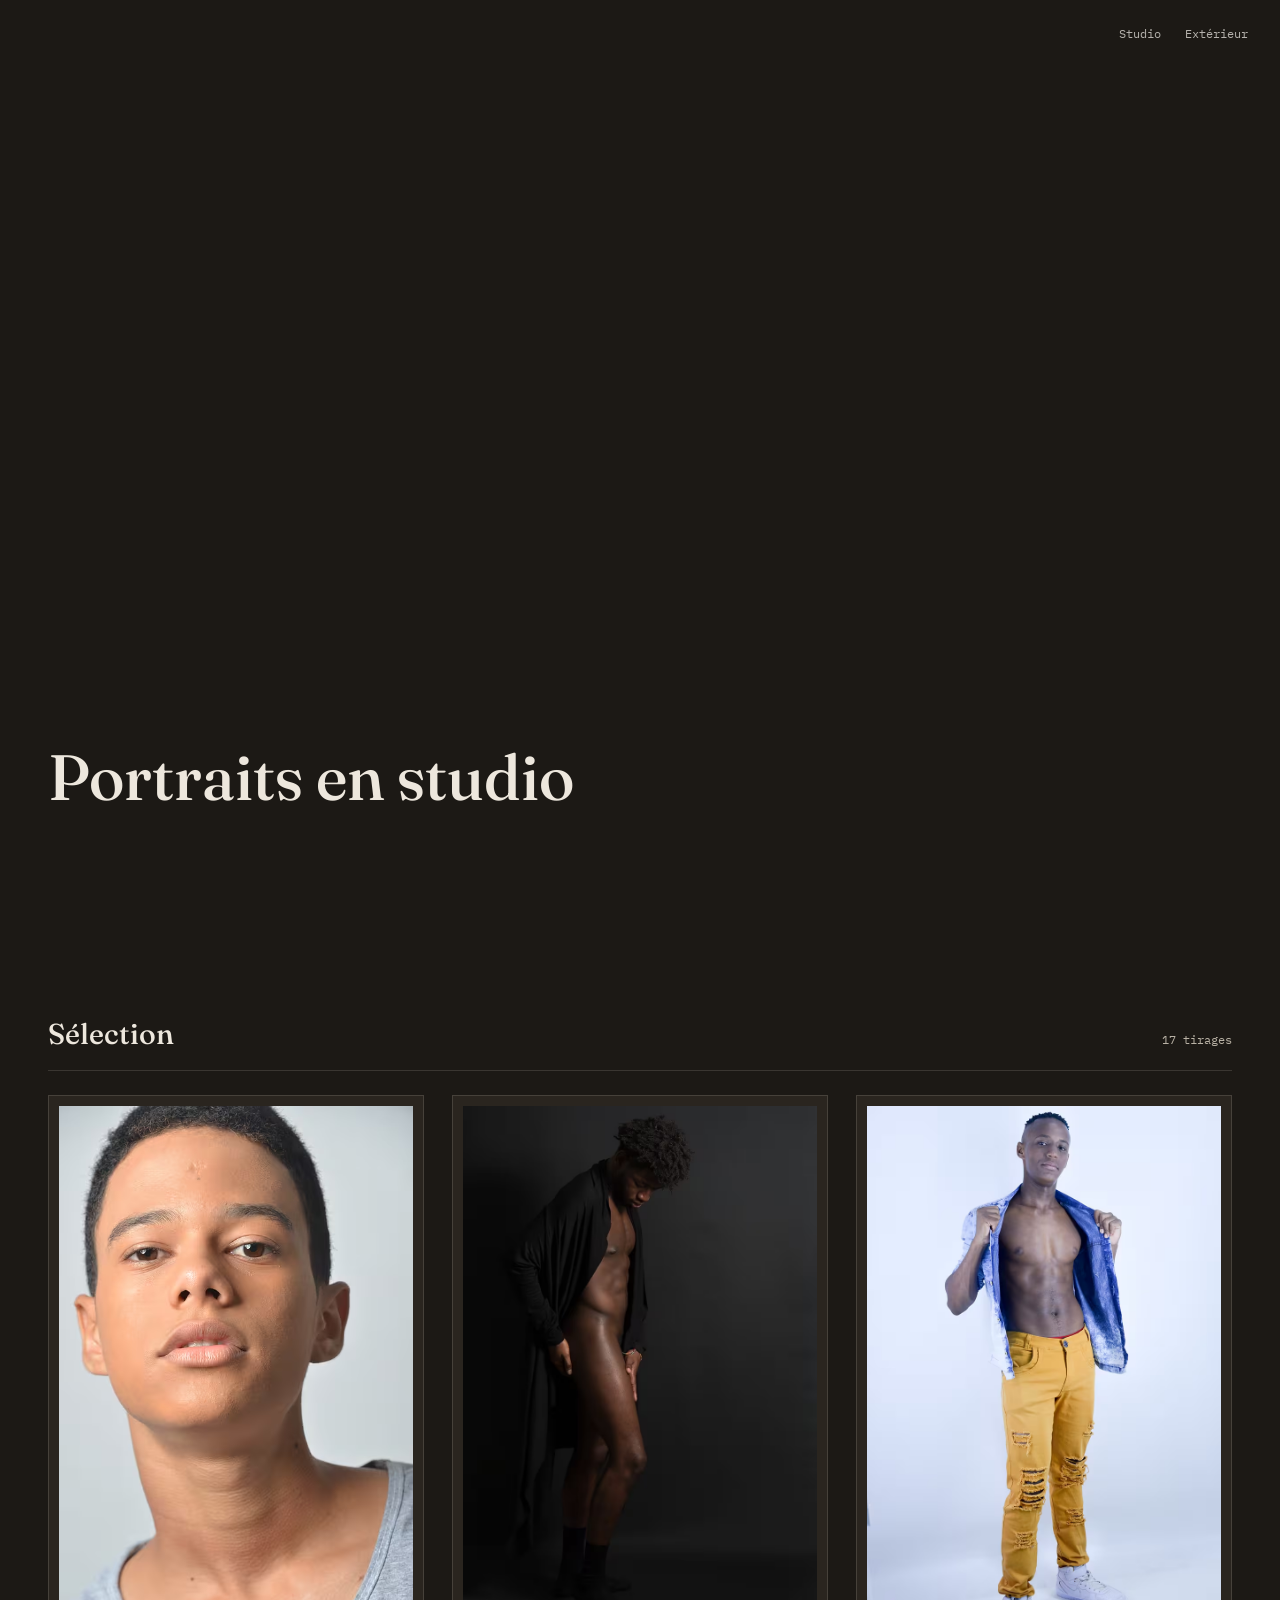
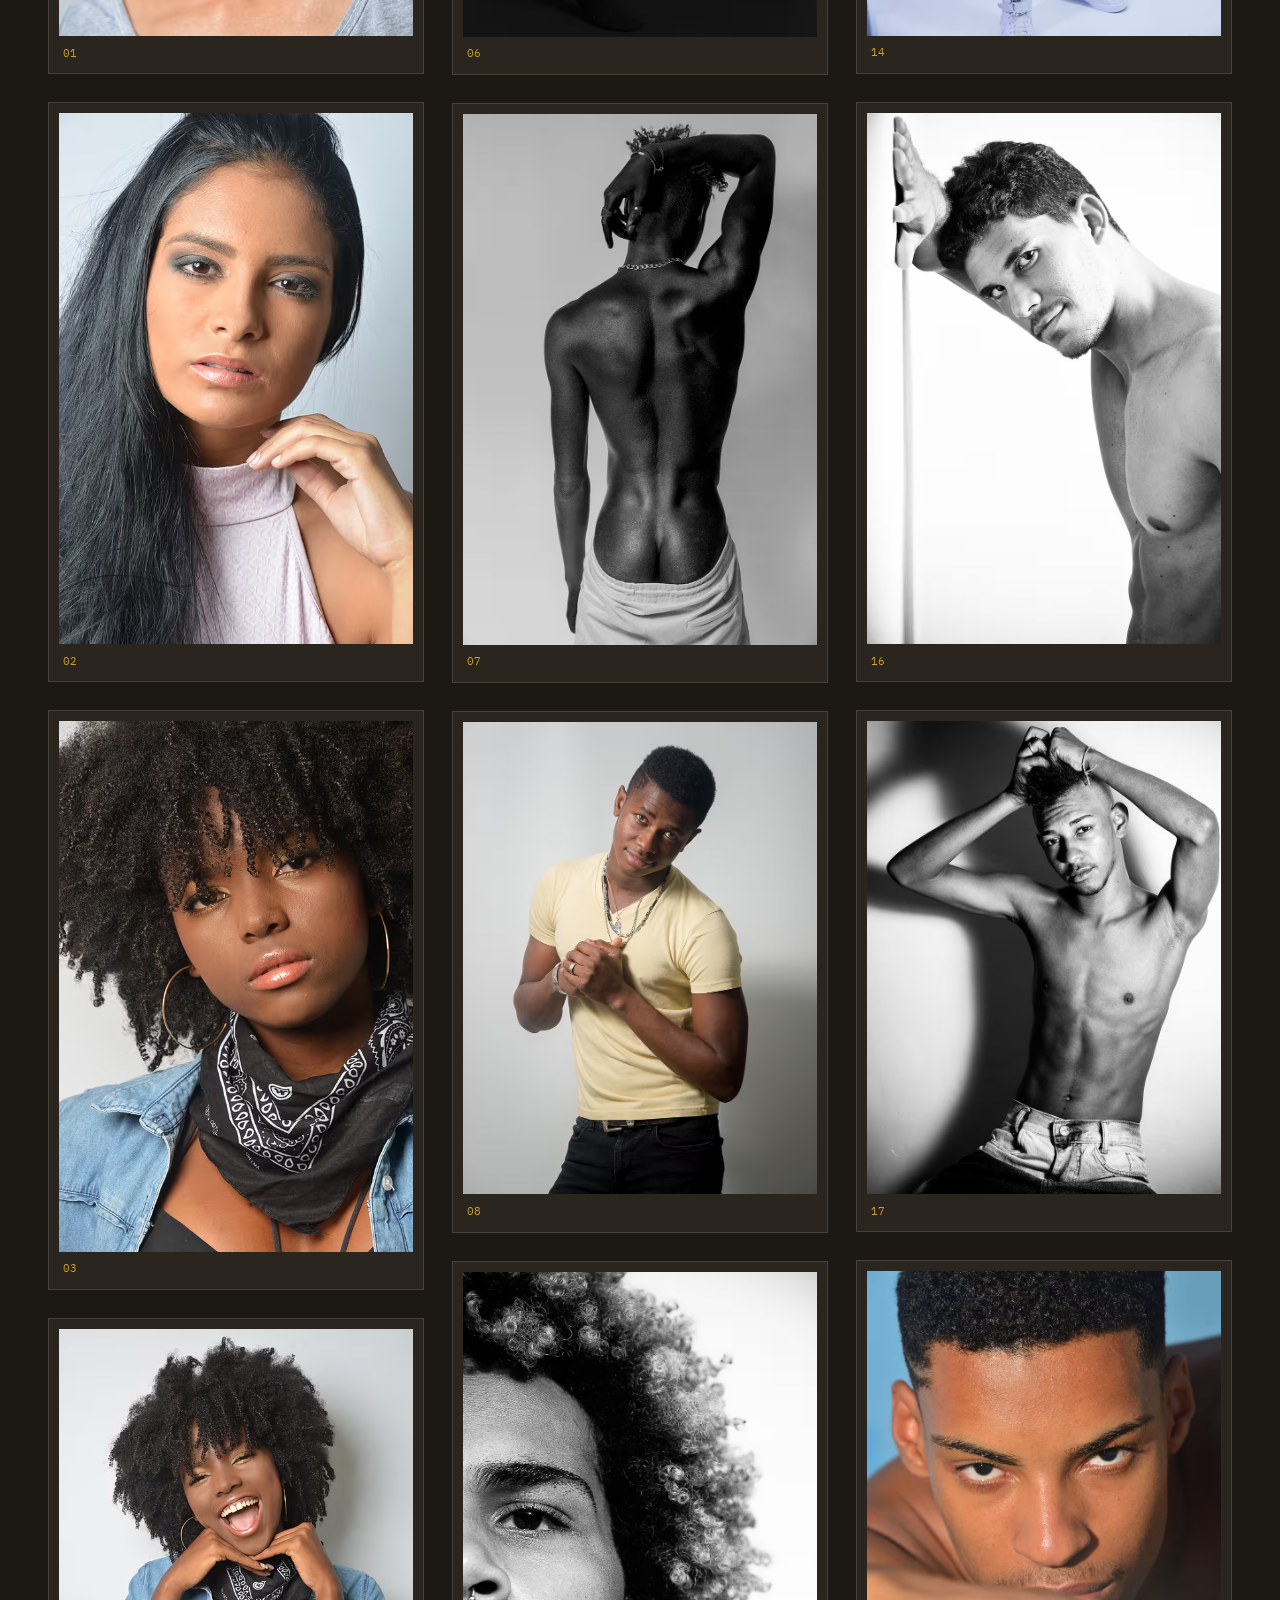
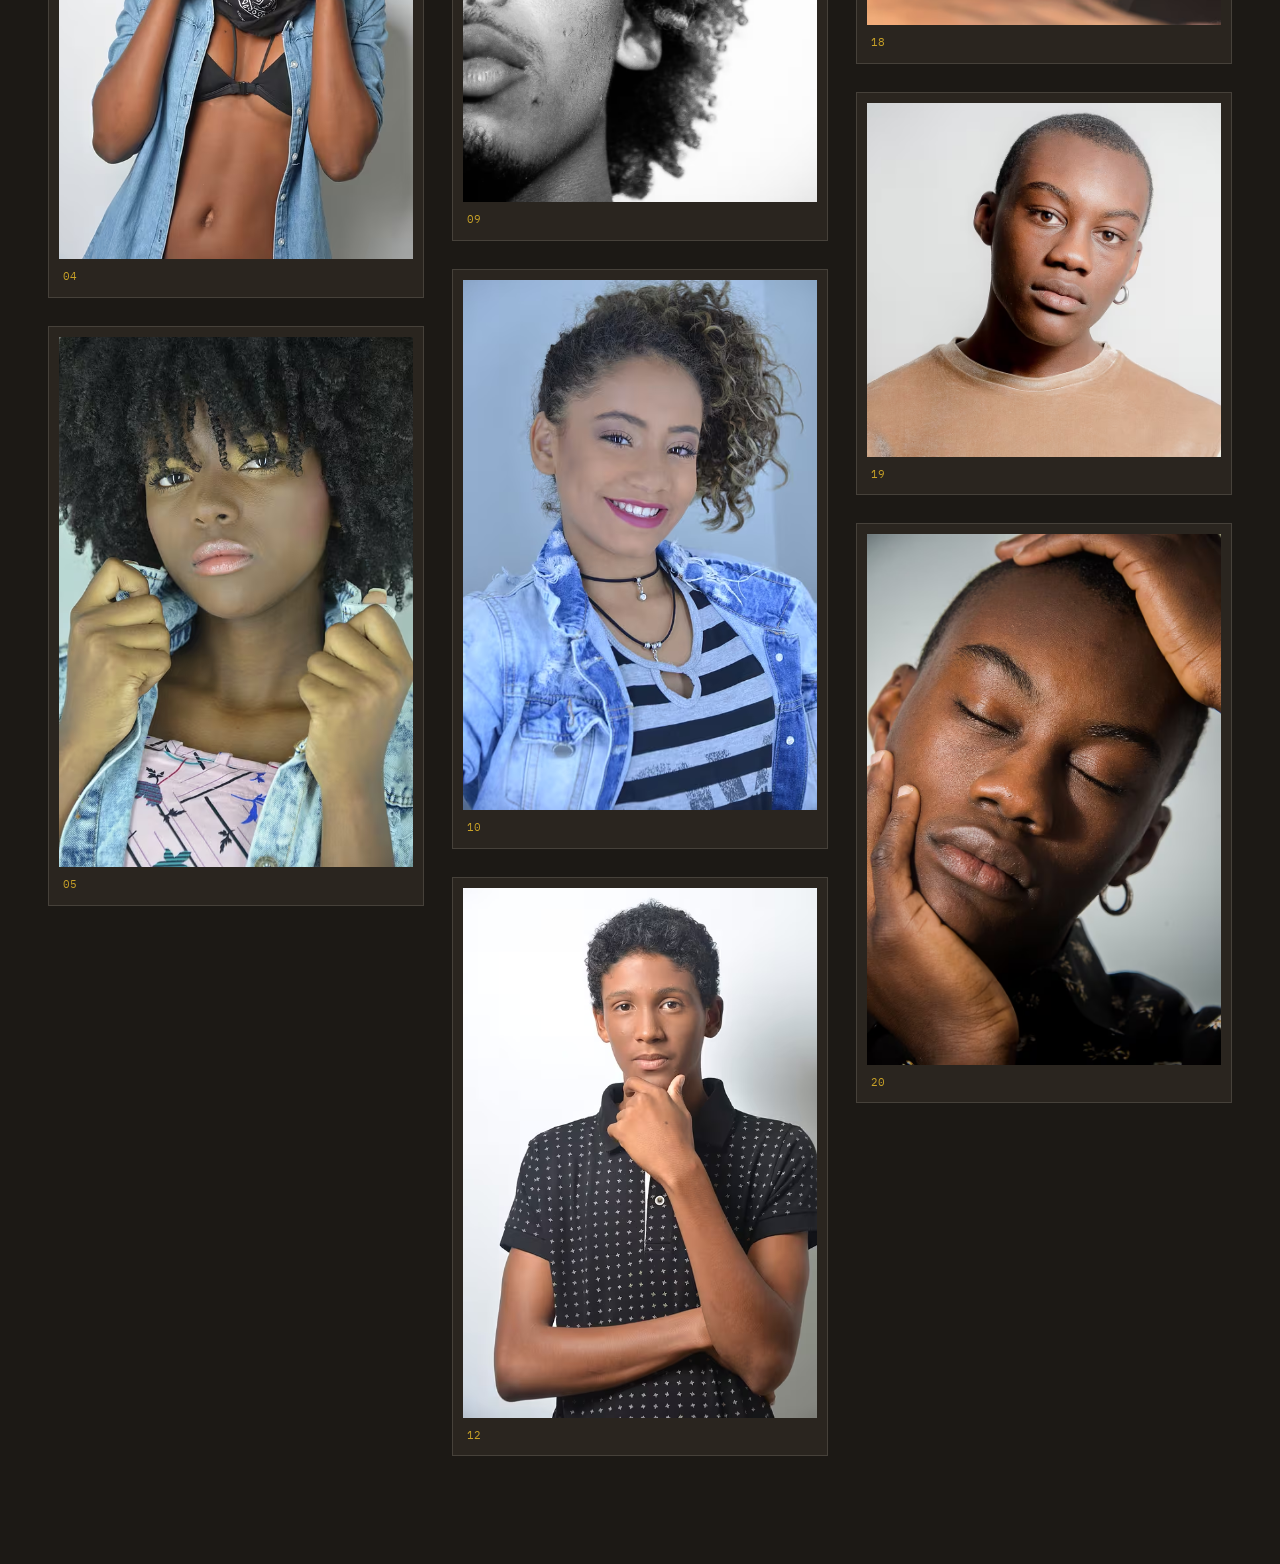
<file: index.html>
<!DOCTYPE html>
<html lang="fr">
<head>
<meta charset="UTF-8">
<meta name="viewport" content="width=device-width, initial-scale=1.0">
<title>Portraits</title>
<meta name="description" content="Sélection de portraits studio">
<link rel="preconnect" href="https://fonts.googleapis.com">
<link rel="preconnect" href="https://fonts.gstatic.com" crossorigin>
<link href="https://fonts.googleapis.com/css2?family=Fraunces:ital,opsz,wght@0,9..144,400;0,9..144,500;1,9..144,400&family=IBM+Plex+Mono:wght@400;500&display=swap" rel="stylesheet">
<link rel="stylesheet" href="css/style.css">
</head>
<body>

<header class="site-header">
  <nav class="site-nav">
    <a href="#travaux">Studio</a>
    <a href="exterieur.html">Extérieur</a>
  </nav>
</header>

<section class="hero" id="hero">
  <div class="hero__content">
    <h1 class="hero__title">Portraits en studio</h1>
  </div>
</section>

<main>

<section class="gallery" id="travaux">
  <div class="gallery__head">
    <h2>Sélection</h2>
    <p class="gallery__count">17 tirages</p>
  </div>

  <div class="gallery__grid">

<!-- GALLERY:START -->
    <figure class="frame" data-frame="01">
      <picture>
        <source type="image/avif" srcset="
        images/studio/avif/800/Studio%20%281%29.avif 534w,
        images/studio/avif/1600/Studio%20%281%29.avif 1068w,
        images/studio/avif/2560/Studio%20%281%29.avif 1709w"
          sizes="(max-width: 699px) 92vw, (max-width: 1099px) 46vw, (max-width: 1499px) 31vw, 380px">
        <img
          src="images/studio/webp/800/Studio%20%281%29.webp"
          srcset="
        images/studio/webp/800/Studio%20%281%29.webp 534w,
        images/studio/webp/1600/Studio%20%281%29.webp 1068w,
        images/studio/webp/2560/Studio%20%281%29.webp 1709w"
          sizes="(max-width: 699px) 92vw, (max-width: 1099px) 46vw, (max-width: 1499px) 31vw, 380px"
          alt="Portrait studio 1 — à personnaliser" loading="eager">
      </picture>
      <figcaption>
        <span class="frame__num">01</span>
      </figcaption>
    </figure>

    <figure class="frame" data-frame="02">
      <picture>
        <source type="image/avif" srcset="
        images/studio/avif/800/Studio%20%282%29.avif 800w,
        images/studio/avif/1600/Studio%20%282%29.avif 1600w,
        images/studio/avif/2560/Studio%20%282%29.avif 2560w"
          sizes="(max-width: 699px) 92vw, (max-width: 1099px) 46vw, (max-width: 1499px) 31vw, 380px">
        <img
          src="images/studio/webp/800/Studio%20%282%29.webp"
          srcset="
        images/studio/webp/800/Studio%20%282%29.webp 800w,
        images/studio/webp/1600/Studio%20%282%29.webp 1600w,
        images/studio/webp/2560/Studio%20%282%29.webp 2560w"
          sizes="(max-width: 699px) 92vw, (max-width: 1099px) 46vw, (max-width: 1499px) 31vw, 380px"
          alt="Portrait studio 2 — à personnaliser" loading="eager">
      </picture>
      <figcaption>
        <span class="frame__num">02</span>
      </figcaption>
    </figure>

    <figure class="frame" data-frame="03">
      <picture>
        <source type="image/avif" srcset="
        images/studio/avif/800/Studio%20%283%29.avif 534w,
        images/studio/avif/1600/Studio%20%283%29.avif 1068w,
        images/studio/avif/2560/Studio%20%283%29.avif 1709w"
          sizes="(max-width: 699px) 92vw, (max-width: 1099px) 46vw, (max-width: 1499px) 31vw, 380px">
        <img
          src="images/studio/webp/800/Studio%20%283%29.webp"
          srcset="
        images/studio/webp/800/Studio%20%283%29.webp 534w,
        images/studio/webp/1600/Studio%20%283%29.webp 1068w,
        images/studio/webp/2560/Studio%20%283%29.webp 1709w"
          sizes="(max-width: 699px) 92vw, (max-width: 1099px) 46vw, (max-width: 1499px) 31vw, 380px"
          alt="Portrait studio 3 — à personnaliser" loading="lazy">
      </picture>
      <figcaption>
        <span class="frame__num">03</span>
      </figcaption>
    </figure>

    <figure class="frame" data-frame="04">
      <picture>
        <source type="image/avif" srcset="
        images/studio/avif/800/Studio%20%284%29.avif 534w,
        images/studio/avif/1600/Studio%20%284%29.avif 1068w,
        images/studio/avif/2560/Studio%20%284%29.avif 1709w"
          sizes="(max-width: 699px) 92vw, (max-width: 1099px) 46vw, (max-width: 1499px) 31vw, 380px">
        <img
          src="images/studio/webp/800/Studio%20%284%29.webp"
          srcset="
        images/studio/webp/800/Studio%20%284%29.webp 534w,
        images/studio/webp/1600/Studio%20%284%29.webp 1068w,
        images/studio/webp/2560/Studio%20%284%29.webp 1709w"
          sizes="(max-width: 699px) 92vw, (max-width: 1099px) 46vw, (max-width: 1499px) 31vw, 380px"
          alt="Portrait studio 4 — à personnaliser" loading="lazy">
      </picture>
      <figcaption>
        <span class="frame__num">04</span>
      </figcaption>
    </figure>

    <figure class="frame" data-frame="05">
      <picture>
        <source type="image/avif" srcset="
        images/studio/avif/800/Studio%20%285%29.avif 800w,
        images/studio/avif/1600/Studio%20%285%29.avif 1600w,
        images/studio/avif/2560/Studio%20%285%29.avif 2560w"
          sizes="(max-width: 699px) 92vw, (max-width: 1099px) 46vw, (max-width: 1499px) 31vw, 380px">
        <img
          src="images/studio/webp/800/Studio%20%285%29.webp"
          srcset="
        images/studio/webp/800/Studio%20%285%29.webp 800w,
        images/studio/webp/1600/Studio%20%285%29.webp 1600w,
        images/studio/webp/2560/Studio%20%285%29.webp 2560w"
          sizes="(max-width: 699px) 92vw, (max-width: 1099px) 46vw, (max-width: 1499px) 31vw, 380px"
          alt="Portrait studio 5 — à personnaliser" loading="lazy">
      </picture>
      <figcaption>
        <span class="frame__num">05</span>
      </figcaption>
    </figure>

    <figure class="frame" data-frame="06">
      <picture>
        <source type="image/avif" srcset="
        images/studio/avif/800/Studio%20%286%29.avif 800w,
        images/studio/avif/1600/Studio%20%286%29.avif 1600w,
        images/studio/avif/2560/Studio%20%286%29.avif 2560w"
          sizes="(max-width: 699px) 92vw, (max-width: 1099px) 46vw, (max-width: 1499px) 31vw, 380px">
        <img
          src="images/studio/webp/800/Studio%20%286%29.webp"
          srcset="
        images/studio/webp/800/Studio%20%286%29.webp 800w,
        images/studio/webp/1600/Studio%20%286%29.webp 1600w,
        images/studio/webp/2560/Studio%20%286%29.webp 2560w"
          sizes="(max-width: 699px) 92vw, (max-width: 1099px) 46vw, (max-width: 1499px) 31vw, 380px"
          alt="Portrait studio 6 — à personnaliser" loading="lazy">
      </picture>
      <figcaption>
        <span class="frame__num">06</span>
      </figcaption>
    </figure>

    <figure class="frame" data-frame="07">
      <picture>
        <source type="image/avif" srcset="
        images/studio/avif/800/Studio%20%287%29.avif 534w,
        images/studio/avif/1600/Studio%20%287%29.avif 1068w,
        images/studio/avif/2560/Studio%20%287%29.avif 1709w"
          sizes="(max-width: 699px) 92vw, (max-width: 1099px) 46vw, (max-width: 1499px) 31vw, 380px">
        <img
          src="images/studio/webp/800/Studio%20%287%29.webp"
          srcset="
        images/studio/webp/800/Studio%20%287%29.webp 534w,
        images/studio/webp/1600/Studio%20%287%29.webp 1068w,
        images/studio/webp/2560/Studio%20%287%29.webp 1709w"
          sizes="(max-width: 699px) 92vw, (max-width: 1099px) 46vw, (max-width: 1499px) 31vw, 380px"
          alt="Portrait studio 7 — à personnaliser" loading="lazy">
      </picture>
      <figcaption>
        <span class="frame__num">07</span>
      </figcaption>
    </figure>

    <figure class="frame" data-frame="08">
      <picture>
        <source type="image/avif" srcset="
        images/studio/avif/800/Studio%20%288%29.avif 534w,
        images/studio/avif/1600/Studio%20%288%29.avif 1068w,
        images/studio/avif/2560/Studio%20%288%29.avif 1709w"
          sizes="(max-width: 699px) 92vw, (max-width: 1099px) 46vw, (max-width: 1499px) 31vw, 380px">
        <img
          src="images/studio/webp/800/Studio%20%288%29.webp"
          srcset="
        images/studio/webp/800/Studio%20%288%29.webp 534w,
        images/studio/webp/1600/Studio%20%288%29.webp 1068w,
        images/studio/webp/2560/Studio%20%288%29.webp 1709w"
          sizes="(max-width: 699px) 92vw, (max-width: 1099px) 46vw, (max-width: 1499px) 31vw, 380px"
          alt="Portrait studio 8 — à personnaliser" loading="lazy">
      </picture>
      <figcaption>
        <span class="frame__num">08</span>
      </figcaption>
    </figure>

    <figure class="frame" data-frame="09">
      <picture>
        <source type="image/avif" srcset="
        images/studio/avif/800/Studio%20%289%29.avif 800w,
        images/studio/avif/1600/Studio%20%289%29.avif 1600w,
        images/studio/avif/2560/Studio%20%289%29.avif 2560w"
          sizes="(max-width: 699px) 92vw, (max-width: 1099px) 46vw, (max-width: 1499px) 31vw, 380px">
        <img
          src="images/studio/webp/800/Studio%20%289%29.webp"
          srcset="
        images/studio/webp/800/Studio%20%289%29.webp 800w,
        images/studio/webp/1600/Studio%20%289%29.webp 1600w,
        images/studio/webp/2560/Studio%20%289%29.webp 2560w"
          sizes="(max-width: 699px) 92vw, (max-width: 1099px) 46vw, (max-width: 1499px) 31vw, 380px"
          alt="Portrait studio 9 — à personnaliser" loading="lazy">
      </picture>
      <figcaption>
        <span class="frame__num">09</span>
      </figcaption>
    </figure>

    <figure class="frame" data-frame="10">
      <picture>
        <source type="image/avif" srcset="
        images/studio/avif/800/Studio%20%2810%29.avif 800w,
        images/studio/avif/1600/Studio%20%2810%29.avif 1600w,
        images/studio/avif/2560/Studio%20%2810%29.avif 2560w"
          sizes="(max-width: 699px) 92vw, (max-width: 1099px) 46vw, (max-width: 1499px) 31vw, 380px">
        <img
          src="images/studio/webp/800/Studio%20%2810%29.webp"
          srcset="
        images/studio/webp/800/Studio%20%2810%29.webp 800w,
        images/studio/webp/1600/Studio%20%2810%29.webp 1600w,
        images/studio/webp/2560/Studio%20%2810%29.webp 2560w"
          sizes="(max-width: 699px) 92vw, (max-width: 1099px) 46vw, (max-width: 1499px) 31vw, 380px"
          alt="Portrait studio 10 — à personnaliser" loading="lazy">
      </picture>
      <figcaption>
        <span class="frame__num">10</span>
      </figcaption>
    </figure>

    <figure class="frame" data-frame="12">
      <picture>
        <source type="image/avif" srcset="
        images/studio/avif/800/Studio%20%2812%29.avif 534w,
        images/studio/avif/1600/Studio%20%2812%29.avif 1068w,
        images/studio/avif/2560/Studio%20%2812%29.avif 1709w"
          sizes="(max-width: 699px) 92vw, (max-width: 1099px) 46vw, (max-width: 1499px) 31vw, 380px">
        <img
          src="images/studio/webp/800/Studio%20%2812%29.webp"
          srcset="
        images/studio/webp/800/Studio%20%2812%29.webp 534w,
        images/studio/webp/1600/Studio%20%2812%29.webp 1068w,
        images/studio/webp/2560/Studio%20%2812%29.webp 1709w"
          sizes="(max-width: 699px) 92vw, (max-width: 1099px) 46vw, (max-width: 1499px) 31vw, 380px"
          alt="Portrait studio 12 — à personnaliser" loading="lazy">
      </picture>
      <figcaption>
        <span class="frame__num">12</span>
      </figcaption>
    </figure>

    <figure class="frame" data-frame="14">
      <picture>
        <source type="image/avif" srcset="
        images/studio/avif/800/Studio%20%2814%29.avif 800w,
        images/studio/avif/1600/Studio%20%2814%29.avif 1600w,
        images/studio/avif/2560/Studio%20%2814%29.avif 2560w"
          sizes="(max-width: 699px) 92vw, (max-width: 1099px) 46vw, (max-width: 1499px) 31vw, 380px">
        <img
          src="images/studio/webp/800/Studio%20%2814%29.webp"
          srcset="
        images/studio/webp/800/Studio%20%2814%29.webp 800w,
        images/studio/webp/1600/Studio%20%2814%29.webp 1600w,
        images/studio/webp/2560/Studio%20%2814%29.webp 2560w"
          sizes="(max-width: 699px) 92vw, (max-width: 1099px) 46vw, (max-width: 1499px) 31vw, 380px"
          alt="Portrait studio 14 — à personnaliser" loading="lazy">
      </picture>
      <figcaption>
        <span class="frame__num">14</span>
      </figcaption>
    </figure>

    <figure class="frame" data-frame="16">
      <picture>
        <source type="image/avif" srcset="
        images/studio/avif/800/Studio%20%2816%29.avif 534w,
        images/studio/avif/1600/Studio%20%2816%29.avif 1068w,
        images/studio/avif/2560/Studio%20%2816%29.avif 1709w"
          sizes="(max-width: 699px) 92vw, (max-width: 1099px) 46vw, (max-width: 1499px) 31vw, 380px">
        <img
          src="images/studio/webp/800/Studio%20%2816%29.webp"
          srcset="
        images/studio/webp/800/Studio%20%2816%29.webp 534w,
        images/studio/webp/1600/Studio%20%2816%29.webp 1068w,
        images/studio/webp/2560/Studio%20%2816%29.webp 1709w"
          sizes="(max-width: 699px) 92vw, (max-width: 1099px) 46vw, (max-width: 1499px) 31vw, 380px"
          alt="Portrait studio 16 — à personnaliser" loading="lazy">
      </picture>
      <figcaption>
        <span class="frame__num">16</span>
      </figcaption>
    </figure>

    <figure class="frame" data-frame="17">
      <picture>
        <source type="image/avif" srcset="
        images/studio/avif/800/Studio%20%2817%29.avif 800w,
        images/studio/avif/1600/Studio%20%2817%29.avif 1600w,
        images/studio/avif/2560/Studio%20%2817%29.avif 2560w"
          sizes="(max-width: 699px) 92vw, (max-width: 1099px) 46vw, (max-width: 1499px) 31vw, 380px">
        <img
          src="images/studio/webp/800/Studio%20%2817%29.webp"
          srcset="
        images/studio/webp/800/Studio%20%2817%29.webp 800w,
        images/studio/webp/1600/Studio%20%2817%29.webp 1600w,
        images/studio/webp/2560/Studio%20%2817%29.webp 2560w"
          sizes="(max-width: 699px) 92vw, (max-width: 1099px) 46vw, (max-width: 1499px) 31vw, 380px"
          alt="Portrait studio 17 — à personnaliser" loading="lazy">
      </picture>
      <figcaption>
        <span class="frame__num">17</span>
      </figcaption>
    </figure>

    <figure class="frame" data-frame="18">
      <picture>
        <source type="image/avif" srcset="
        images/studio/avif/800/Studio%20%2818%29.avif 800w,
        images/studio/avif/1600/Studio%20%2818%29.avif 1600w,
        images/studio/avif/2560/Studio%20%2818%29.avif 2560w"
          sizes="(max-width: 699px) 92vw, (max-width: 1099px) 46vw, (max-width: 1499px) 31vw, 380px">
        <img
          src="images/studio/webp/800/Studio%20%2818%29.webp"
          srcset="
        images/studio/webp/800/Studio%20%2818%29.webp 800w,
        images/studio/webp/1600/Studio%20%2818%29.webp 1600w,
        images/studio/webp/2560/Studio%20%2818%29.webp 2560w"
          sizes="(max-width: 699px) 92vw, (max-width: 1099px) 46vw, (max-width: 1499px) 31vw, 380px"
          alt="Portrait studio 18 — à personnaliser" loading="lazy">
      </picture>
      <figcaption>
        <span class="frame__num">18</span>
      </figcaption>
    </figure>

    <figure class="frame" data-frame="19">
      <picture>
        <source type="image/avif" srcset="
        images/studio/avif/800/Studio%20%2819%29.avif 800w,
        images/studio/avif/1600/Studio%20%2819%29.avif 1600w,
        images/studio/avif/2560/Studio%20%2819%29.avif 2560w"
          sizes="(max-width: 699px) 92vw, (max-width: 1099px) 46vw, (max-width: 1499px) 31vw, 380px">
        <img
          src="images/studio/webp/800/Studio%20%2819%29.webp"
          srcset="
        images/studio/webp/800/Studio%20%2819%29.webp 800w,
        images/studio/webp/1600/Studio%20%2819%29.webp 1600w,
        images/studio/webp/2560/Studio%20%2819%29.webp 2560w"
          sizes="(max-width: 699px) 92vw, (max-width: 1099px) 46vw, (max-width: 1499px) 31vw, 380px"
          alt="Portrait studio 19 — à personnaliser" loading="lazy">
      </picture>
      <figcaption>
        <span class="frame__num">19</span>
      </figcaption>
    </figure>

    <figure class="frame" data-frame="20">
      <picture>
        <source type="image/avif" srcset="
        images/studio/avif/800/Studio%20%2820%29.avif 800w,
        images/studio/avif/1600/Studio%20%2820%29.avif 1600w,
        images/studio/avif/2560/Studio%20%2820%29.avif 2560w"
          sizes="(max-width: 699px) 92vw, (max-width: 1099px) 46vw, (max-width: 1499px) 31vw, 380px">
        <img
          src="images/studio/webp/800/Studio%20%2820%29.webp"
          srcset="
        images/studio/webp/800/Studio%20%2820%29.webp 800w,
        images/studio/webp/1600/Studio%20%2820%29.webp 1600w,
        images/studio/webp/2560/Studio%20%2820%29.webp 2560w"
          sizes="(max-width: 699px) 92vw, (max-width: 1099px) 46vw, (max-width: 1499px) 31vw, 380px"
          alt="Portrait studio 20 — à personnaliser" loading="lazy">
      </picture>
      <figcaption>
        <span class="frame__num">20</span>
      </figcaption>
    </figure>
    <!-- GALLERY:END -->

  </div>
</section>

</main>

<script src="js/script.js"></script>
</body>
</html>
</file>
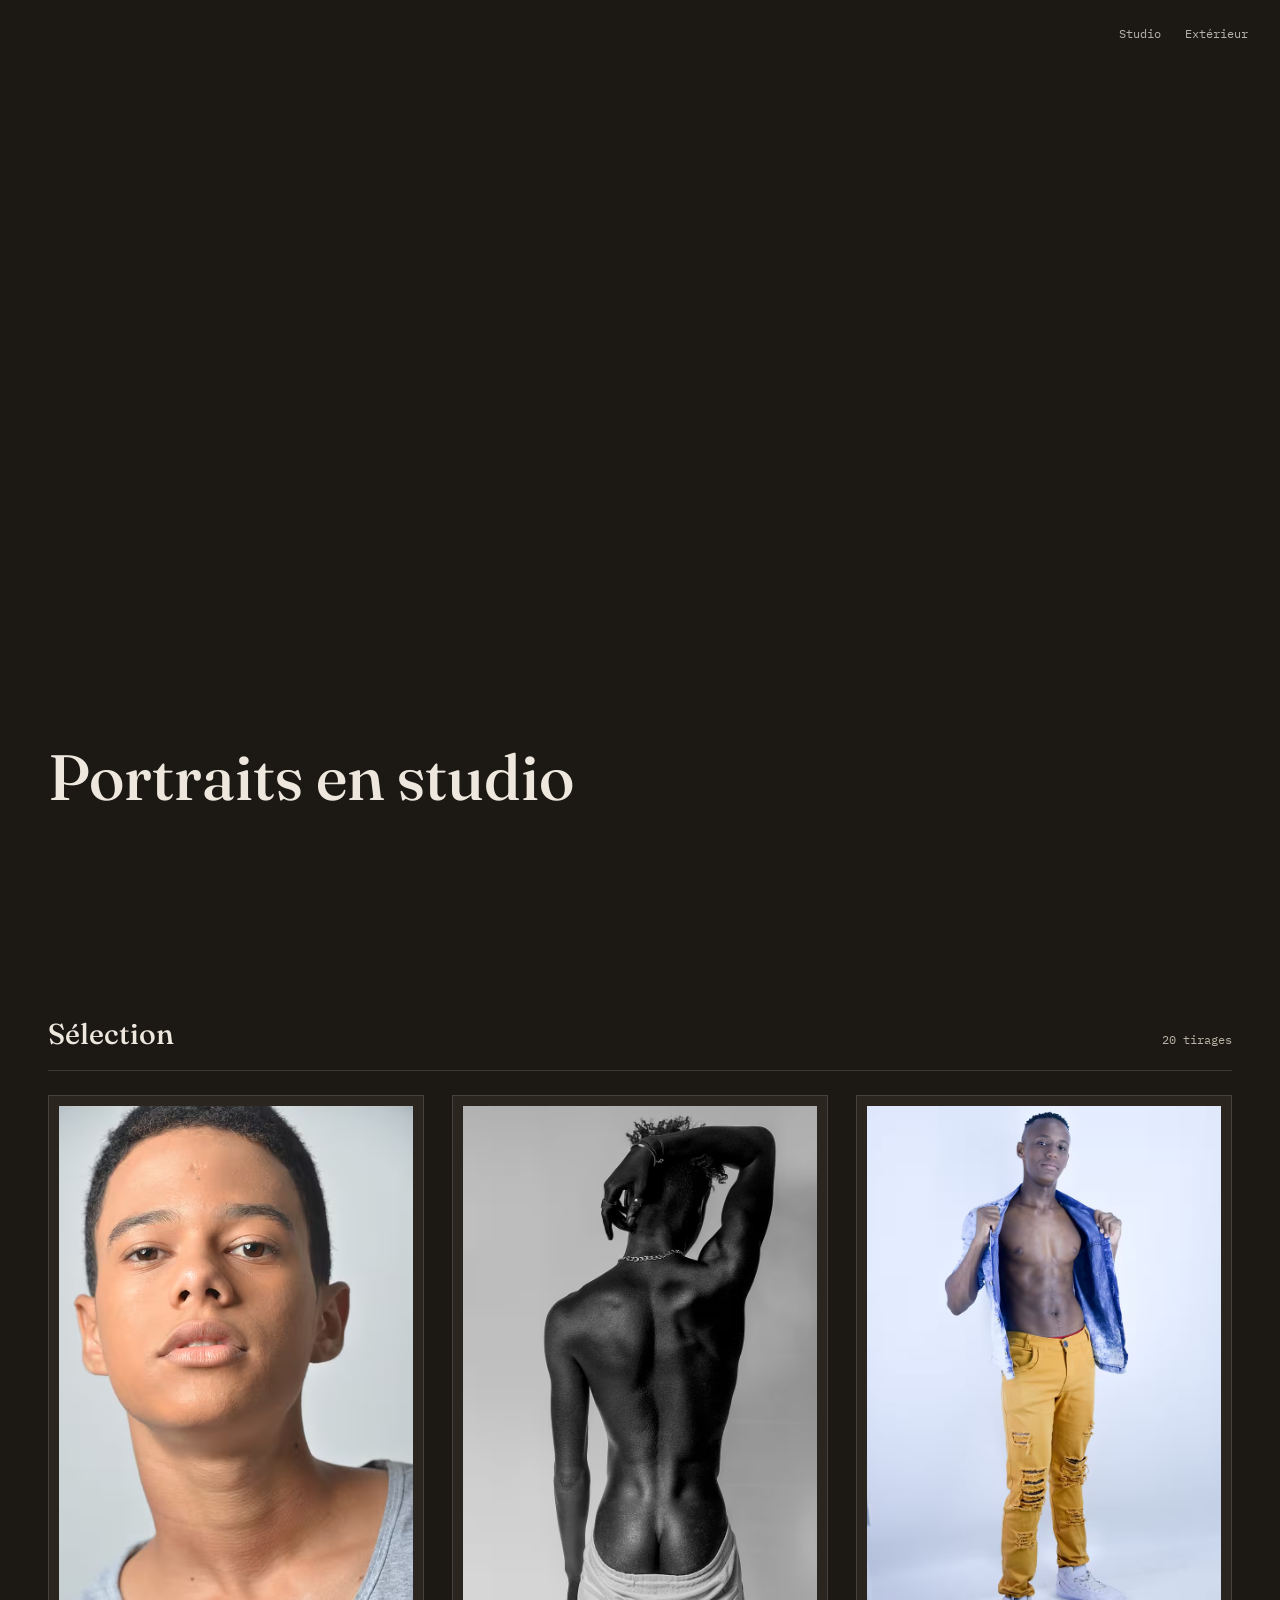
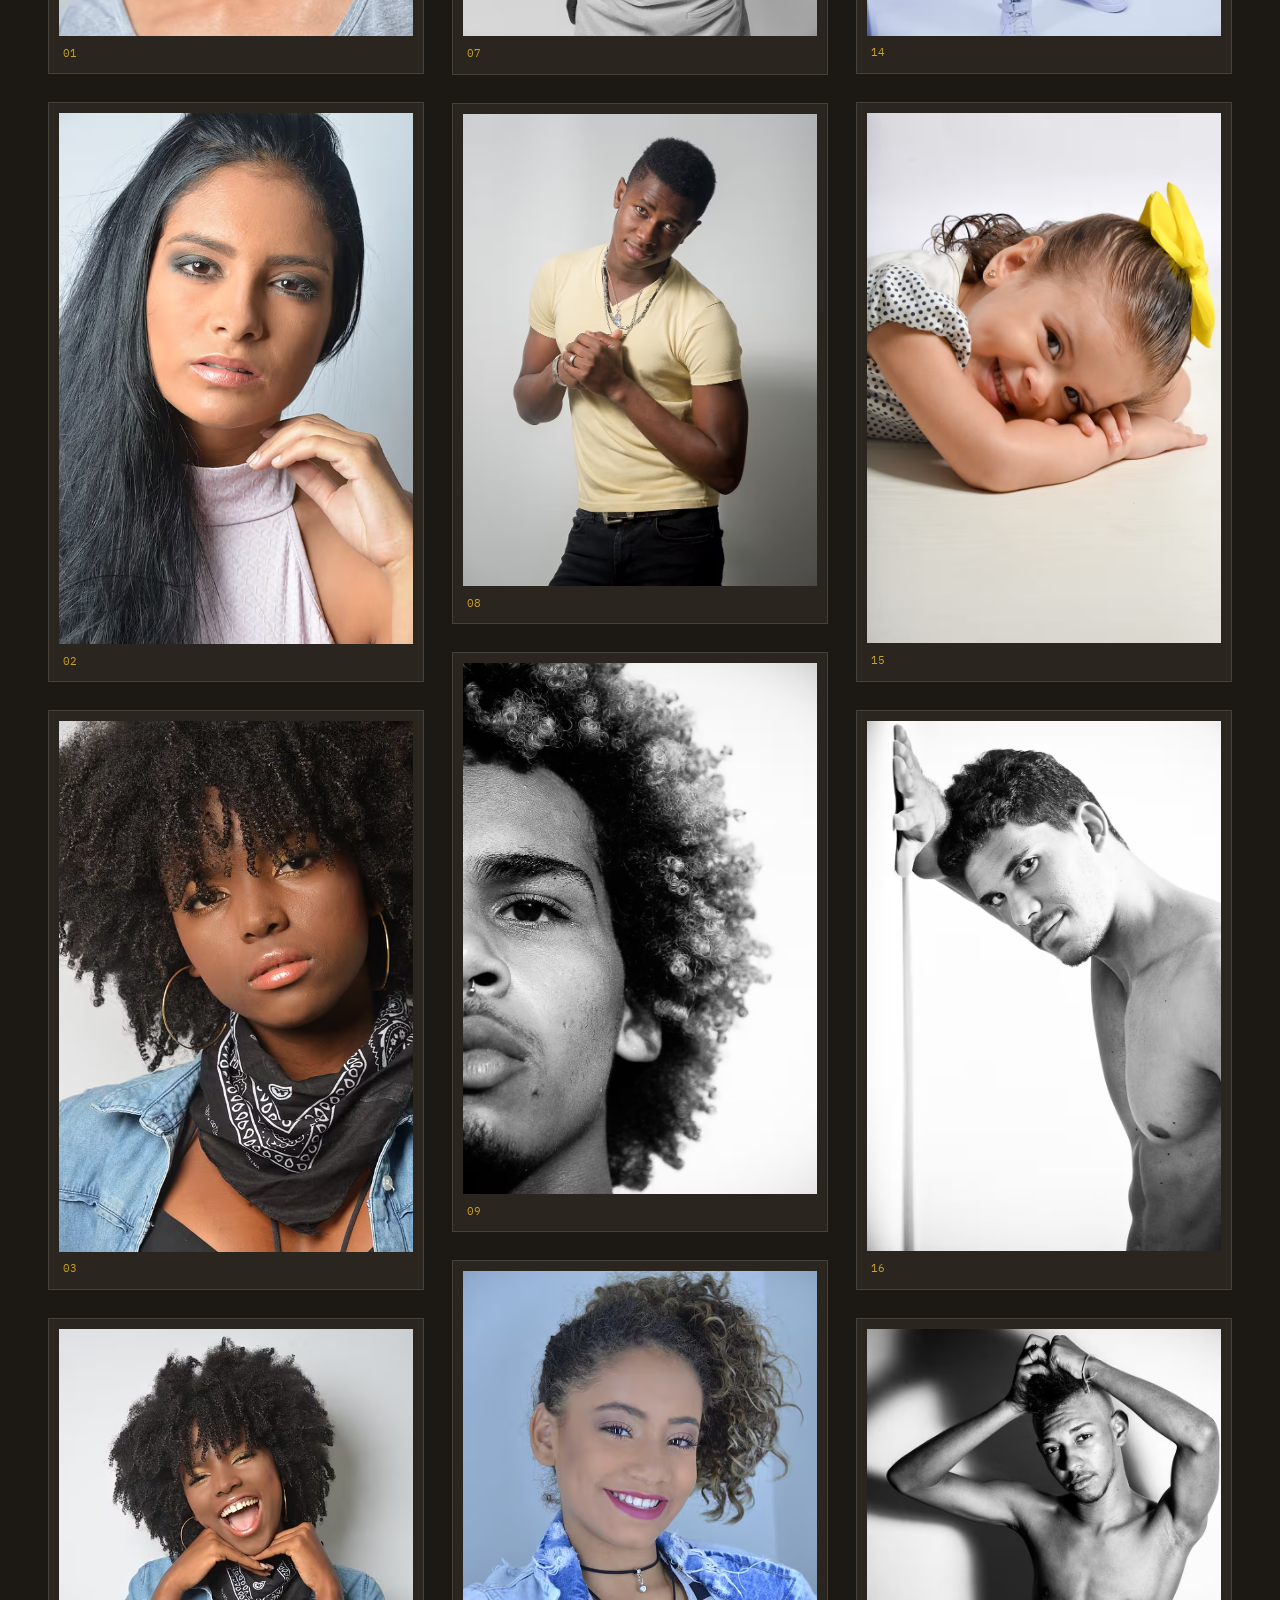
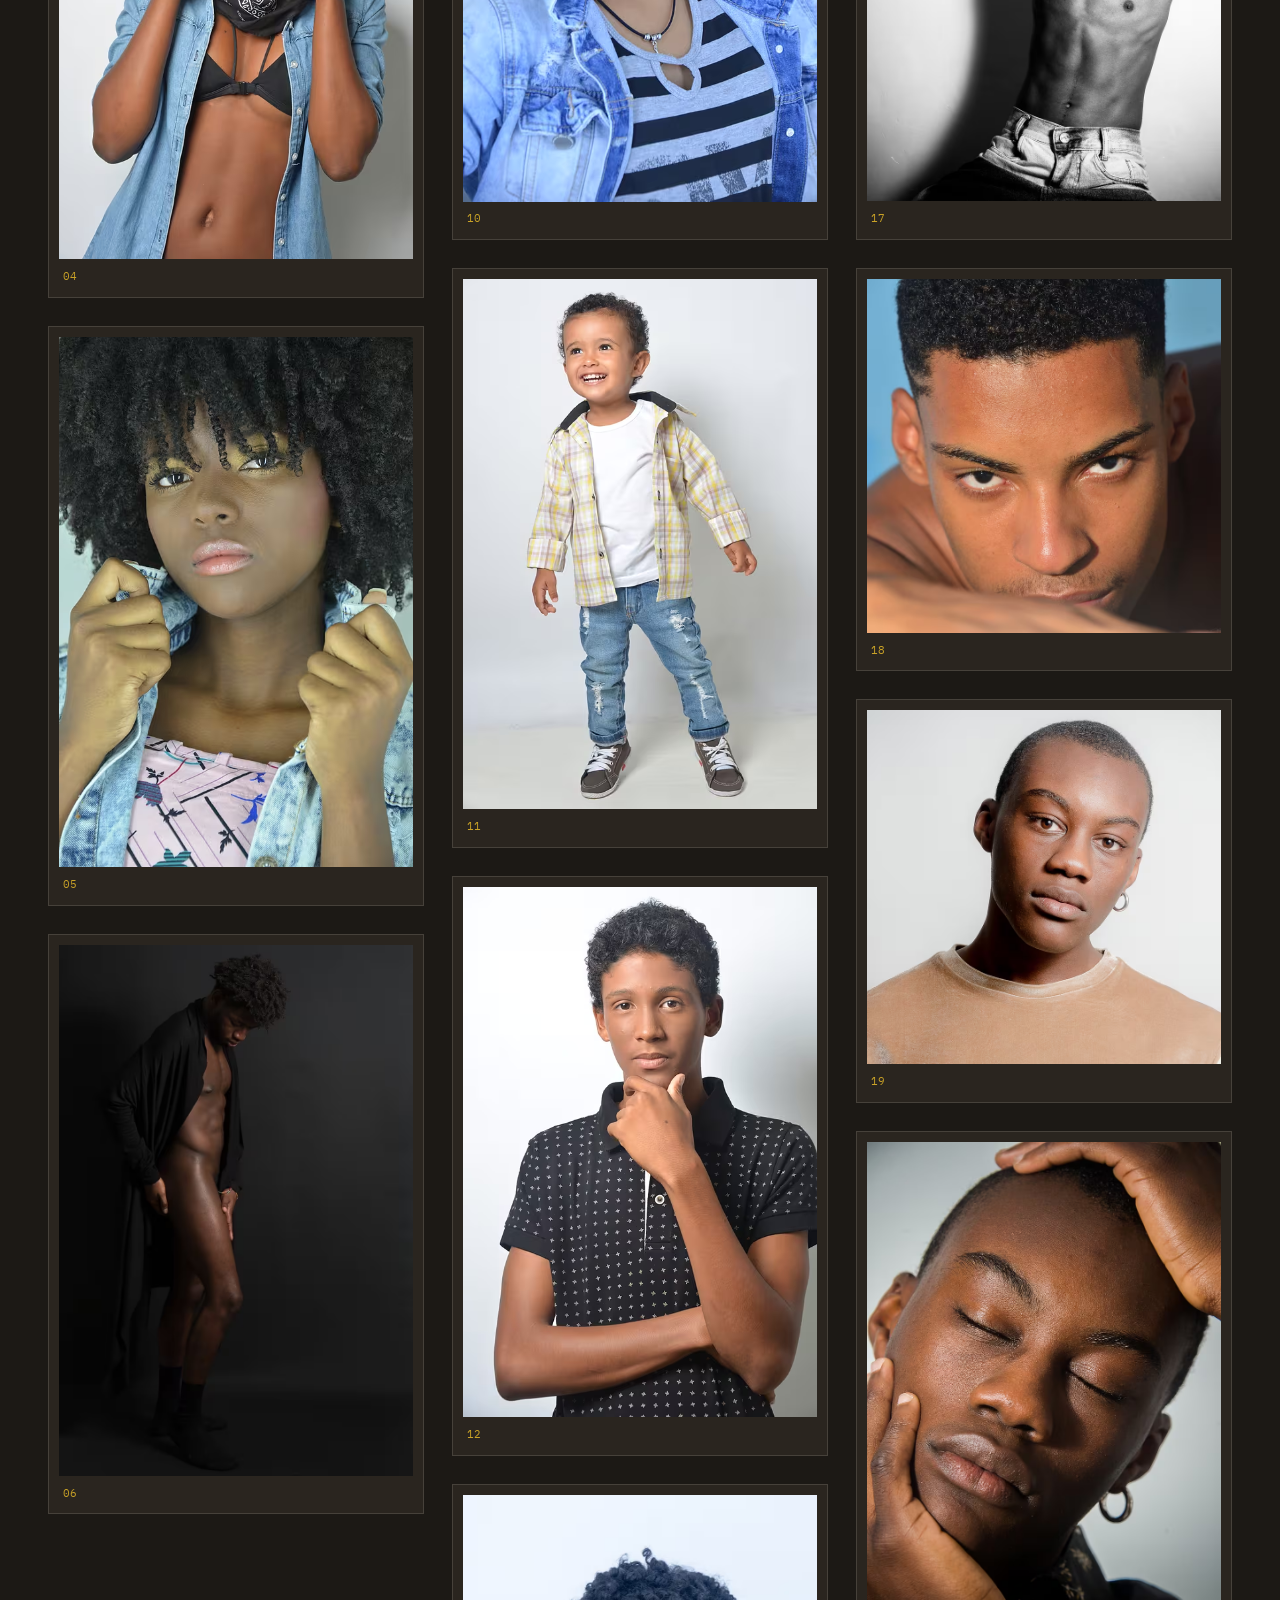
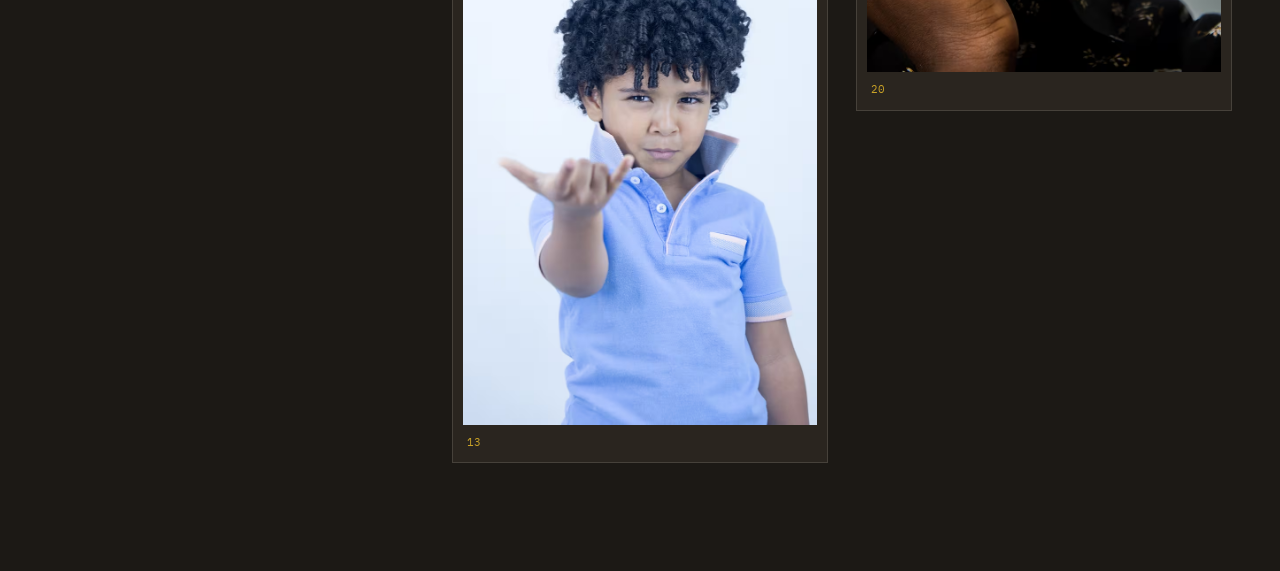
<file: portraits/index.html>
<!DOCTYPE html>
<html lang="fr">
<head>
<meta charset="UTF-8">
<meta name="viewport" content="width=device-width, initial-scale=1.0">
<title>Nico — Portraits studio</title>
<meta name="description" content="Sélection de portraits studio par Nico, photographe.">
<link rel="preconnect" href="https://fonts.googleapis.com">
<link rel="preconnect" href="https://fonts.gstatic.com" crossorigin>
<link href="https://fonts.googleapis.com/css2?family=Fraunces:ital,opsz,wght@0,9..144,400;0,9..144,500;1,9..144,400&family=IBM+Plex+Mono:wght@400;500&display=swap" rel="stylesheet">
<link rel="stylesheet" href="css/style.css">
</head>
<body>

<header class="site-header">
  <nav class="site-nav">
    <a href="#travaux">Studio</a>
    <a href="exterieur.html">Extérieur</a>
  </nav>
</header>

<section class="hero" id="hero">
  <div class="hero__content">
    <h1 class="hero__title">Portraits en studio</h1>
  </div>
</section>

<main>

<section class="gallery" id="travaux">
  <div class="gallery__head">
    <h2>Sélection</h2>
    <p class="gallery__count">20 tirages</p>
  </div>

  <div class="gallery__grid">

<!-- GALLERY:START -->
    <figure class="frame" data-frame="01">
      <picture>
        <source type="image/avif" srcset="
        images/studio/avif/800/Studio%20%281%29.avif 534w,
        images/studio/avif/1600/Studio%20%281%29.avif 1068w,
        images/studio/avif/2560/Studio%20%281%29.avif 1709w"
          sizes="(max-width: 699px) 92vw, (max-width: 1099px) 46vw, (max-width: 1499px) 31vw, 380px">
        <img
          src="images/studio/webp/800/Studio%20%281%29.webp"
          srcset="
        images/studio/webp/800/Studio%20%281%29.webp 534w,
        images/studio/webp/1600/Studio%20%281%29.webp 1068w,
        images/studio/webp/2560/Studio%20%281%29.webp 1709w"
          sizes="(max-width: 699px) 92vw, (max-width: 1099px) 46vw, (max-width: 1499px) 31vw, 380px"
          alt="Portrait studio 1 — à personnaliser" loading="eager">
      </picture>
      <figcaption>
        <span class="frame__num">01</span>
      </figcaption>
    </figure>

    <figure class="frame" data-frame="02">
      <picture>
        <source type="image/avif" srcset="
        images/studio/avif/800/Studio%20%282%29.avif 800w,
        images/studio/avif/1600/Studio%20%282%29.avif 1600w,
        images/studio/avif/2560/Studio%20%282%29.avif 2560w"
          sizes="(max-width: 699px) 92vw, (max-width: 1099px) 46vw, (max-width: 1499px) 31vw, 380px">
        <img
          src="images/studio/webp/800/Studio%20%282%29.webp"
          srcset="
        images/studio/webp/800/Studio%20%282%29.webp 800w,
        images/studio/webp/1600/Studio%20%282%29.webp 1600w,
        images/studio/webp/2560/Studio%20%282%29.webp 2560w"
          sizes="(max-width: 699px) 92vw, (max-width: 1099px) 46vw, (max-width: 1499px) 31vw, 380px"
          alt="Portrait studio 2 — à personnaliser" loading="eager">
      </picture>
      <figcaption>
        <span class="frame__num">02</span>
      </figcaption>
    </figure>

    <figure class="frame" data-frame="03">
      <picture>
        <source type="image/avif" srcset="
        images/studio/avif/800/Studio%20%283%29.avif 534w,
        images/studio/avif/1600/Studio%20%283%29.avif 1068w,
        images/studio/avif/2560/Studio%20%283%29.avif 1709w"
          sizes="(max-width: 699px) 92vw, (max-width: 1099px) 46vw, (max-width: 1499px) 31vw, 380px">
        <img
          src="images/studio/webp/800/Studio%20%283%29.webp"
          srcset="
        images/studio/webp/800/Studio%20%283%29.webp 534w,
        images/studio/webp/1600/Studio%20%283%29.webp 1068w,
        images/studio/webp/2560/Studio%20%283%29.webp 1709w"
          sizes="(max-width: 699px) 92vw, (max-width: 1099px) 46vw, (max-width: 1499px) 31vw, 380px"
          alt="Portrait studio 3 — à personnaliser" loading="lazy">
      </picture>
      <figcaption>
        <span class="frame__num">03</span>
      </figcaption>
    </figure>

    <figure class="frame" data-frame="04">
      <picture>
        <source type="image/avif" srcset="
        images/studio/avif/800/Studio%20%284%29.avif 534w,
        images/studio/avif/1600/Studio%20%284%29.avif 1068w,
        images/studio/avif/2560/Studio%20%284%29.avif 1709w"
          sizes="(max-width: 699px) 92vw, (max-width: 1099px) 46vw, (max-width: 1499px) 31vw, 380px">
        <img
          src="images/studio/webp/800/Studio%20%284%29.webp"
          srcset="
        images/studio/webp/800/Studio%20%284%29.webp 534w,
        images/studio/webp/1600/Studio%20%284%29.webp 1068w,
        images/studio/webp/2560/Studio%20%284%29.webp 1709w"
          sizes="(max-width: 699px) 92vw, (max-width: 1099px) 46vw, (max-width: 1499px) 31vw, 380px"
          alt="Portrait studio 4 — à personnaliser" loading="lazy">
      </picture>
      <figcaption>
        <span class="frame__num">04</span>
      </figcaption>
    </figure>

    <figure class="frame" data-frame="05">
      <picture>
        <source type="image/avif" srcset="
        images/studio/avif/800/Studio%20%285%29.avif 800w,
        images/studio/avif/1600/Studio%20%285%29.avif 1600w,
        images/studio/avif/2560/Studio%20%285%29.avif 2560w"
          sizes="(max-width: 699px) 92vw, (max-width: 1099px) 46vw, (max-width: 1499px) 31vw, 380px">
        <img
          src="images/studio/webp/800/Studio%20%285%29.webp"
          srcset="
        images/studio/webp/800/Studio%20%285%29.webp 800w,
        images/studio/webp/1600/Studio%20%285%29.webp 1600w,
        images/studio/webp/2560/Studio%20%285%29.webp 2560w"
          sizes="(max-width: 699px) 92vw, (max-width: 1099px) 46vw, (max-width: 1499px) 31vw, 380px"
          alt="Portrait studio 5 — à personnaliser" loading="lazy">
      </picture>
      <figcaption>
        <span class="frame__num">05</span>
      </figcaption>
    </figure>

    <figure class="frame" data-frame="06">
      <picture>
        <source type="image/avif" srcset="
        images/studio/avif/800/Studio%20%286%29.avif 800w,
        images/studio/avif/1600/Studio%20%286%29.avif 1600w,
        images/studio/avif/2560/Studio%20%286%29.avif 2560w"
          sizes="(max-width: 699px) 92vw, (max-width: 1099px) 46vw, (max-width: 1499px) 31vw, 380px">
        <img
          src="images/studio/webp/800/Studio%20%286%29.webp"
          srcset="
        images/studio/webp/800/Studio%20%286%29.webp 800w,
        images/studio/webp/1600/Studio%20%286%29.webp 1600w,
        images/studio/webp/2560/Studio%20%286%29.webp 2560w"
          sizes="(max-width: 699px) 92vw, (max-width: 1099px) 46vw, (max-width: 1499px) 31vw, 380px"
          alt="Portrait studio 6 — à personnaliser" loading="lazy">
      </picture>
      <figcaption>
        <span class="frame__num">06</span>
      </figcaption>
    </figure>

    <figure class="frame" data-frame="07">
      <picture>
        <source type="image/avif" srcset="
        images/studio/avif/800/Studio%20%287%29.avif 534w,
        images/studio/avif/1600/Studio%20%287%29.avif 1068w,
        images/studio/avif/2560/Studio%20%287%29.avif 1709w"
          sizes="(max-width: 699px) 92vw, (max-width: 1099px) 46vw, (max-width: 1499px) 31vw, 380px">
        <img
          src="images/studio/webp/800/Studio%20%287%29.webp"
          srcset="
        images/studio/webp/800/Studio%20%287%29.webp 534w,
        images/studio/webp/1600/Studio%20%287%29.webp 1068w,
        images/studio/webp/2560/Studio%20%287%29.webp 1709w"
          sizes="(max-width: 699px) 92vw, (max-width: 1099px) 46vw, (max-width: 1499px) 31vw, 380px"
          alt="Portrait studio 7 — à personnaliser" loading="lazy">
      </picture>
      <figcaption>
        <span class="frame__num">07</span>
      </figcaption>
    </figure>

    <figure class="frame" data-frame="08">
      <picture>
        <source type="image/avif" srcset="
        images/studio/avif/800/Studio%20%288%29.avif 534w,
        images/studio/avif/1600/Studio%20%288%29.avif 1068w,
        images/studio/avif/2560/Studio%20%288%29.avif 1709w"
          sizes="(max-width: 699px) 92vw, (max-width: 1099px) 46vw, (max-width: 1499px) 31vw, 380px">
        <img
          src="images/studio/webp/800/Studio%20%288%29.webp"
          srcset="
        images/studio/webp/800/Studio%20%288%29.webp 534w,
        images/studio/webp/1600/Studio%20%288%29.webp 1068w,
        images/studio/webp/2560/Studio%20%288%29.webp 1709w"
          sizes="(max-width: 699px) 92vw, (max-width: 1099px) 46vw, (max-width: 1499px) 31vw, 380px"
          alt="Portrait studio 8 — à personnaliser" loading="lazy">
      </picture>
      <figcaption>
        <span class="frame__num">08</span>
      </figcaption>
    </figure>

    <figure class="frame" data-frame="09">
      <picture>
        <source type="image/avif" srcset="
        images/studio/avif/800/Studio%20%289%29.avif 800w,
        images/studio/avif/1600/Studio%20%289%29.avif 1600w,
        images/studio/avif/2560/Studio%20%289%29.avif 2560w"
          sizes="(max-width: 699px) 92vw, (max-width: 1099px) 46vw, (max-width: 1499px) 31vw, 380px">
        <img
          src="images/studio/webp/800/Studio%20%289%29.webp"
          srcset="
        images/studio/webp/800/Studio%20%289%29.webp 800w,
        images/studio/webp/1600/Studio%20%289%29.webp 1600w,
        images/studio/webp/2560/Studio%20%289%29.webp 2560w"
          sizes="(max-width: 699px) 92vw, (max-width: 1099px) 46vw, (max-width: 1499px) 31vw, 380px"
          alt="Portrait studio 9 — à personnaliser" loading="lazy">
      </picture>
      <figcaption>
        <span class="frame__num">09</span>
      </figcaption>
    </figure>

    <figure class="frame" data-frame="10">
      <picture>
        <source type="image/avif" srcset="
        images/studio/avif/800/Studio%20%2810%29.avif 800w,
        images/studio/avif/1600/Studio%20%2810%29.avif 1600w,
        images/studio/avif/2560/Studio%20%2810%29.avif 2560w"
          sizes="(max-width: 699px) 92vw, (max-width: 1099px) 46vw, (max-width: 1499px) 31vw, 380px">
        <img
          src="images/studio/webp/800/Studio%20%2810%29.webp"
          srcset="
        images/studio/webp/800/Studio%20%2810%29.webp 800w,
        images/studio/webp/1600/Studio%20%2810%29.webp 1600w,
        images/studio/webp/2560/Studio%20%2810%29.webp 2560w"
          sizes="(max-width: 699px) 92vw, (max-width: 1099px) 46vw, (max-width: 1499px) 31vw, 380px"
          alt="Portrait studio 10 — à personnaliser" loading="lazy">
      </picture>
      <figcaption>
        <span class="frame__num">10</span>
      </figcaption>
    </figure>

    <figure class="frame" data-frame="11">
      <picture>
        <source type="image/avif" srcset="
        images/studio/avif/800/Studio%20%2811%29.avif 800w,
        images/studio/avif/1600/Studio%20%2811%29.avif 1600w,
        images/studio/avif/2560/Studio%20%2811%29.avif 2560w"
          sizes="(max-width: 699px) 92vw, (max-width: 1099px) 46vw, (max-width: 1499px) 31vw, 380px">
        <img
          src="images/studio/webp/800/Studio%20%2811%29.webp"
          srcset="
        images/studio/webp/800/Studio%20%2811%29.webp 800w,
        images/studio/webp/1600/Studio%20%2811%29.webp 1600w,
        images/studio/webp/2560/Studio%20%2811%29.webp 2560w"
          sizes="(max-width: 699px) 92vw, (max-width: 1099px) 46vw, (max-width: 1499px) 31vw, 380px"
          alt="Portrait studio 11 — à personnaliser" loading="lazy">
      </picture>
      <figcaption>
        <span class="frame__num">11</span>
      </figcaption>
    </figure>

    <figure class="frame" data-frame="12">
      <picture>
        <source type="image/avif" srcset="
        images/studio/avif/800/Studio%20%2812%29.avif 534w,
        images/studio/avif/1600/Studio%20%2812%29.avif 1068w,
        images/studio/avif/2560/Studio%20%2812%29.avif 1709w"
          sizes="(max-width: 699px) 92vw, (max-width: 1099px) 46vw, (max-width: 1499px) 31vw, 380px">
        <img
          src="images/studio/webp/800/Studio%20%2812%29.webp"
          srcset="
        images/studio/webp/800/Studio%20%2812%29.webp 534w,
        images/studio/webp/1600/Studio%20%2812%29.webp 1068w,
        images/studio/webp/2560/Studio%20%2812%29.webp 1709w"
          sizes="(max-width: 699px) 92vw, (max-width: 1099px) 46vw, (max-width: 1499px) 31vw, 380px"
          alt="Portrait studio 12 — à personnaliser" loading="lazy">
      </picture>
      <figcaption>
        <span class="frame__num">12</span>
      </figcaption>
    </figure>

    <figure class="frame" data-frame="13">
      <picture>
        <source type="image/avif" srcset="
        images/studio/avif/800/Studio%20%2813%29.avif 800w,
        images/studio/avif/1600/Studio%20%2813%29.avif 1600w,
        images/studio/avif/2560/Studio%20%2813%29.avif 2560w"
          sizes="(max-width: 699px) 92vw, (max-width: 1099px) 46vw, (max-width: 1499px) 31vw, 380px">
        <img
          src="images/studio/webp/800/Studio%20%2813%29.webp"
          srcset="
        images/studio/webp/800/Studio%20%2813%29.webp 800w,
        images/studio/webp/1600/Studio%20%2813%29.webp 1600w,
        images/studio/webp/2560/Studio%20%2813%29.webp 2560w"
          sizes="(max-width: 699px) 92vw, (max-width: 1099px) 46vw, (max-width: 1499px) 31vw, 380px"
          alt="Portrait studio 13 — à personnaliser" loading="lazy">
      </picture>
      <figcaption>
        <span class="frame__num">13</span>
      </figcaption>
    </figure>

    <figure class="frame" data-frame="14">
      <picture>
        <source type="image/avif" srcset="
        images/studio/avif/800/Studio%20%2814%29.avif 800w,
        images/studio/avif/1600/Studio%20%2814%29.avif 1600w,
        images/studio/avif/2560/Studio%20%2814%29.avif 2560w"
          sizes="(max-width: 699px) 92vw, (max-width: 1099px) 46vw, (max-width: 1499px) 31vw, 380px">
        <img
          src="images/studio/webp/800/Studio%20%2814%29.webp"
          srcset="
        images/studio/webp/800/Studio%20%2814%29.webp 800w,
        images/studio/webp/1600/Studio%20%2814%29.webp 1600w,
        images/studio/webp/2560/Studio%20%2814%29.webp 2560w"
          sizes="(max-width: 699px) 92vw, (max-width: 1099px) 46vw, (max-width: 1499px) 31vw, 380px"
          alt="Portrait studio 14 — à personnaliser" loading="lazy">
      </picture>
      <figcaption>
        <span class="frame__num">14</span>
      </figcaption>
    </figure>

    <figure class="frame" data-frame="15">
      <picture>
        <source type="image/avif" srcset="
        images/studio/avif/800/Studio%20%2815%29.avif 534w,
        images/studio/avif/1600/Studio%20%2815%29.avif 1068w,
        images/studio/avif/2560/Studio%20%2815%29.avif 1709w"
          sizes="(max-width: 699px) 92vw, (max-width: 1099px) 46vw, (max-width: 1499px) 31vw, 380px">
        <img
          src="images/studio/webp/800/Studio%20%2815%29.webp"
          srcset="
        images/studio/webp/800/Studio%20%2815%29.webp 534w,
        images/studio/webp/1600/Studio%20%2815%29.webp 1068w,
        images/studio/webp/2560/Studio%20%2815%29.webp 1709w"
          sizes="(max-width: 699px) 92vw, (max-width: 1099px) 46vw, (max-width: 1499px) 31vw, 380px"
          alt="Portrait studio 15 — à personnaliser" loading="lazy">
      </picture>
      <figcaption>
        <span class="frame__num">15</span>
      </figcaption>
    </figure>

    <figure class="frame" data-frame="16">
      <picture>
        <source type="image/avif" srcset="
        images/studio/avif/800/Studio%20%2816%29.avif 534w,
        images/studio/avif/1600/Studio%20%2816%29.avif 1068w,
        images/studio/avif/2560/Studio%20%2816%29.avif 1709w"
          sizes="(max-width: 699px) 92vw, (max-width: 1099px) 46vw, (max-width: 1499px) 31vw, 380px">
        <img
          src="images/studio/webp/800/Studio%20%2816%29.webp"
          srcset="
        images/studio/webp/800/Studio%20%2816%29.webp 534w,
        images/studio/webp/1600/Studio%20%2816%29.webp 1068w,
        images/studio/webp/2560/Studio%20%2816%29.webp 1709w"
          sizes="(max-width: 699px) 92vw, (max-width: 1099px) 46vw, (max-width: 1499px) 31vw, 380px"
          alt="Portrait studio 16 — à personnaliser" loading="lazy">
      </picture>
      <figcaption>
        <span class="frame__num">16</span>
      </figcaption>
    </figure>

    <figure class="frame" data-frame="17">
      <picture>
        <source type="image/avif" srcset="
        images/studio/avif/800/Studio%20%2817%29.avif 800w,
        images/studio/avif/1600/Studio%20%2817%29.avif 1600w,
        images/studio/avif/2560/Studio%20%2817%29.avif 2560w"
          sizes="(max-width: 699px) 92vw, (max-width: 1099px) 46vw, (max-width: 1499px) 31vw, 380px">
        <img
          src="images/studio/webp/800/Studio%20%2817%29.webp"
          srcset="
        images/studio/webp/800/Studio%20%2817%29.webp 800w,
        images/studio/webp/1600/Studio%20%2817%29.webp 1600w,
        images/studio/webp/2560/Studio%20%2817%29.webp 2560w"
          sizes="(max-width: 699px) 92vw, (max-width: 1099px) 46vw, (max-width: 1499px) 31vw, 380px"
          alt="Portrait studio 17 — à personnaliser" loading="lazy">
      </picture>
      <figcaption>
        <span class="frame__num">17</span>
      </figcaption>
    </figure>

    <figure class="frame" data-frame="18">
      <picture>
        <source type="image/avif" srcset="
        images/studio/avif/800/Studio%20%2818%29.avif 800w,
        images/studio/avif/1600/Studio%20%2818%29.avif 1600w,
        images/studio/avif/2560/Studio%20%2818%29.avif 2560w"
          sizes="(max-width: 699px) 92vw, (max-width: 1099px) 46vw, (max-width: 1499px) 31vw, 380px">
        <img
          src="images/studio/webp/800/Studio%20%2818%29.webp"
          srcset="
        images/studio/webp/800/Studio%20%2818%29.webp 800w,
        images/studio/webp/1600/Studio%20%2818%29.webp 1600w,
        images/studio/webp/2560/Studio%20%2818%29.webp 2560w"
          sizes="(max-width: 699px) 92vw, (max-width: 1099px) 46vw, (max-width: 1499px) 31vw, 380px"
          alt="Portrait studio 18 — à personnaliser" loading="lazy">
      </picture>
      <figcaption>
        <span class="frame__num">18</span>
      </figcaption>
    </figure>

    <figure class="frame" data-frame="19">
      <picture>
        <source type="image/avif" srcset="
        images/studio/avif/800/Studio%20%2819%29.avif 800w,
        images/studio/avif/1600/Studio%20%2819%29.avif 1600w,
        images/studio/avif/2560/Studio%20%2819%29.avif 2560w"
          sizes="(max-width: 699px) 92vw, (max-width: 1099px) 46vw, (max-width: 1499px) 31vw, 380px">
        <img
          src="images/studio/webp/800/Studio%20%2819%29.webp"
          srcset="
        images/studio/webp/800/Studio%20%2819%29.webp 800w,
        images/studio/webp/1600/Studio%20%2819%29.webp 1600w,
        images/studio/webp/2560/Studio%20%2819%29.webp 2560w"
          sizes="(max-width: 699px) 92vw, (max-width: 1099px) 46vw, (max-width: 1499px) 31vw, 380px"
          alt="Portrait studio 19 — à personnaliser" loading="lazy">
      </picture>
      <figcaption>
        <span class="frame__num">19</span>
      </figcaption>
    </figure>

    <figure class="frame" data-frame="20">
      <picture>
        <source type="image/avif" srcset="
        images/studio/avif/800/Studio%20%2820%29.avif 800w,
        images/studio/avif/1600/Studio%20%2820%29.avif 1600w,
        images/studio/avif/2560/Studio%20%2820%29.avif 2560w"
          sizes="(max-width: 699px) 92vw, (max-width: 1099px) 46vw, (max-width: 1499px) 31vw, 380px">
        <img
          src="images/studio/webp/800/Studio%20%2820%29.webp"
          srcset="
        images/studio/webp/800/Studio%20%2820%29.webp 800w,
        images/studio/webp/1600/Studio%20%2820%29.webp 1600w,
        images/studio/webp/2560/Studio%20%2820%29.webp 2560w"
          sizes="(max-width: 699px) 92vw, (max-width: 1099px) 46vw, (max-width: 1499px) 31vw, 380px"
          alt="Portrait studio 20 — à personnaliser" loading="lazy">
      </picture>
      <figcaption>
        <span class="frame__num">20</span>
      </figcaption>
    </figure>
    <!-- GALLERY:END -->

  </div>
</section>

</main>

<script src="js/script.js"></script>
</body>
</html>
</file>
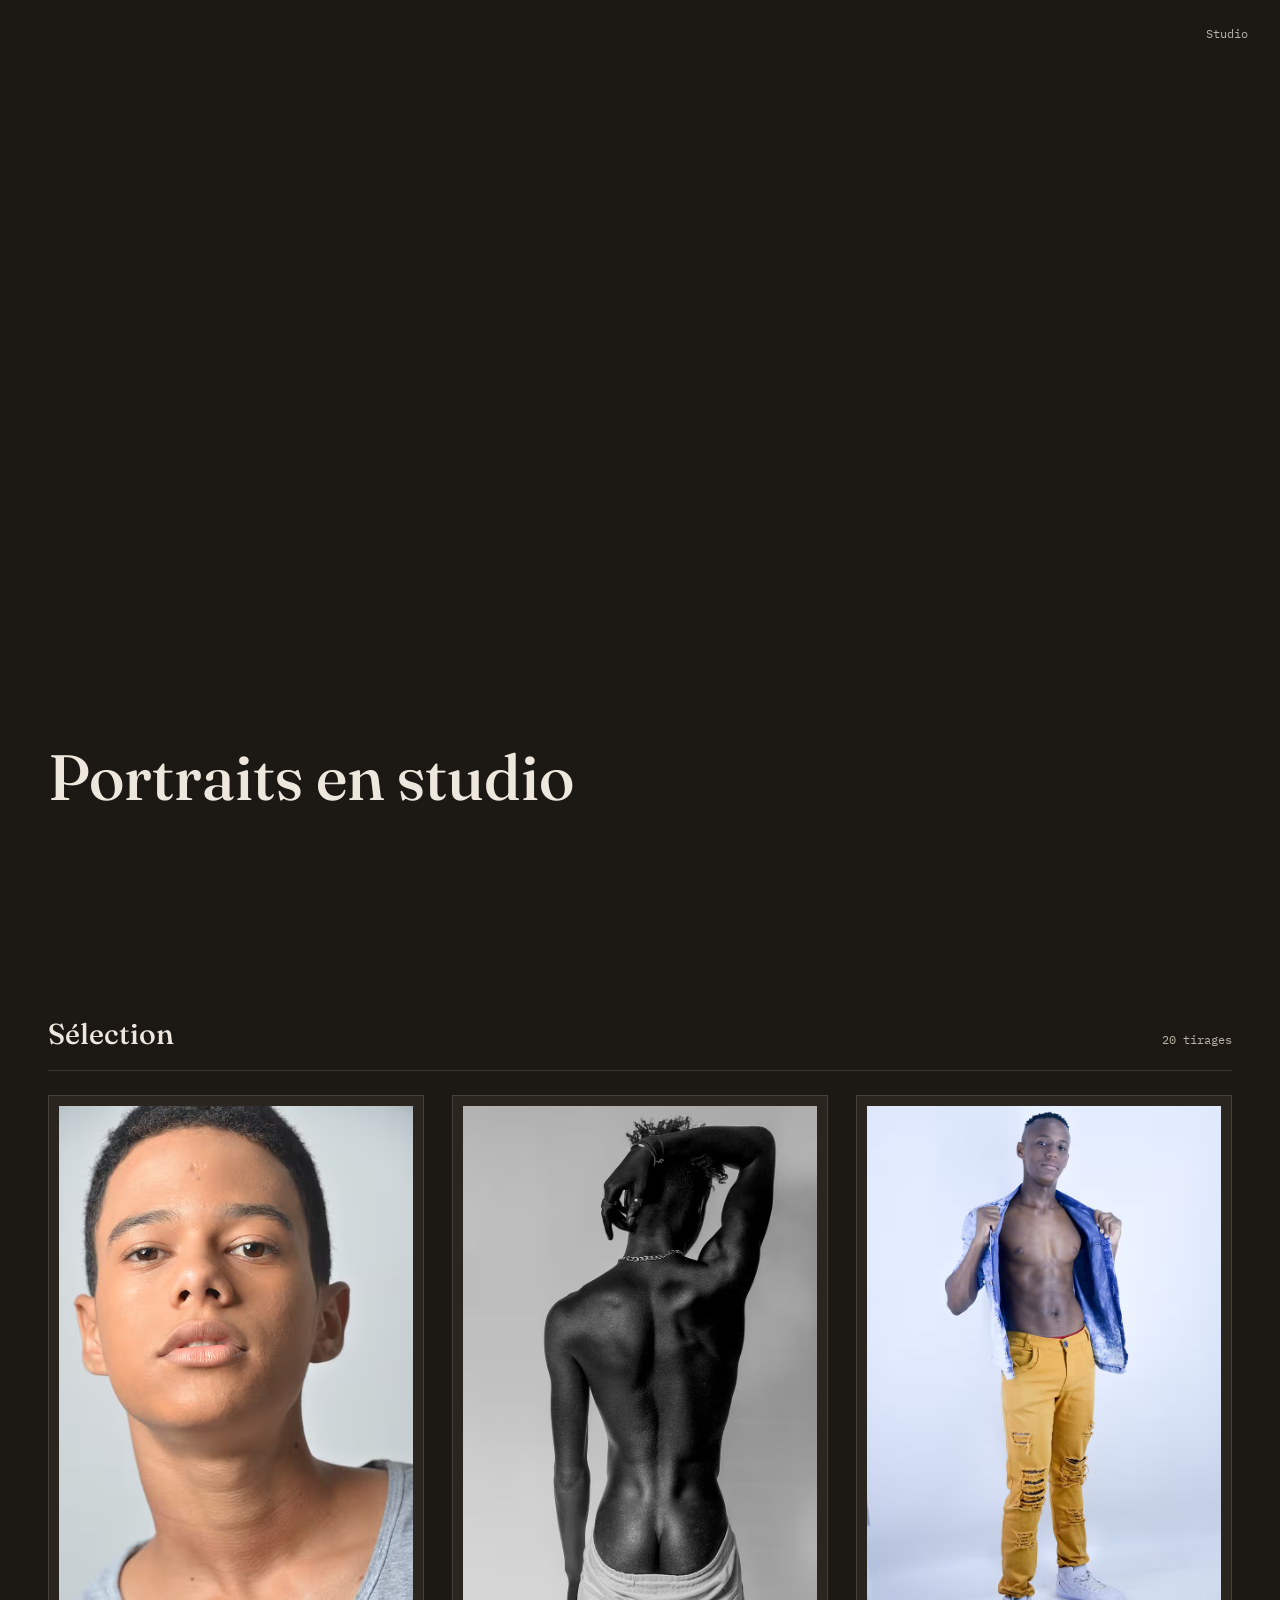
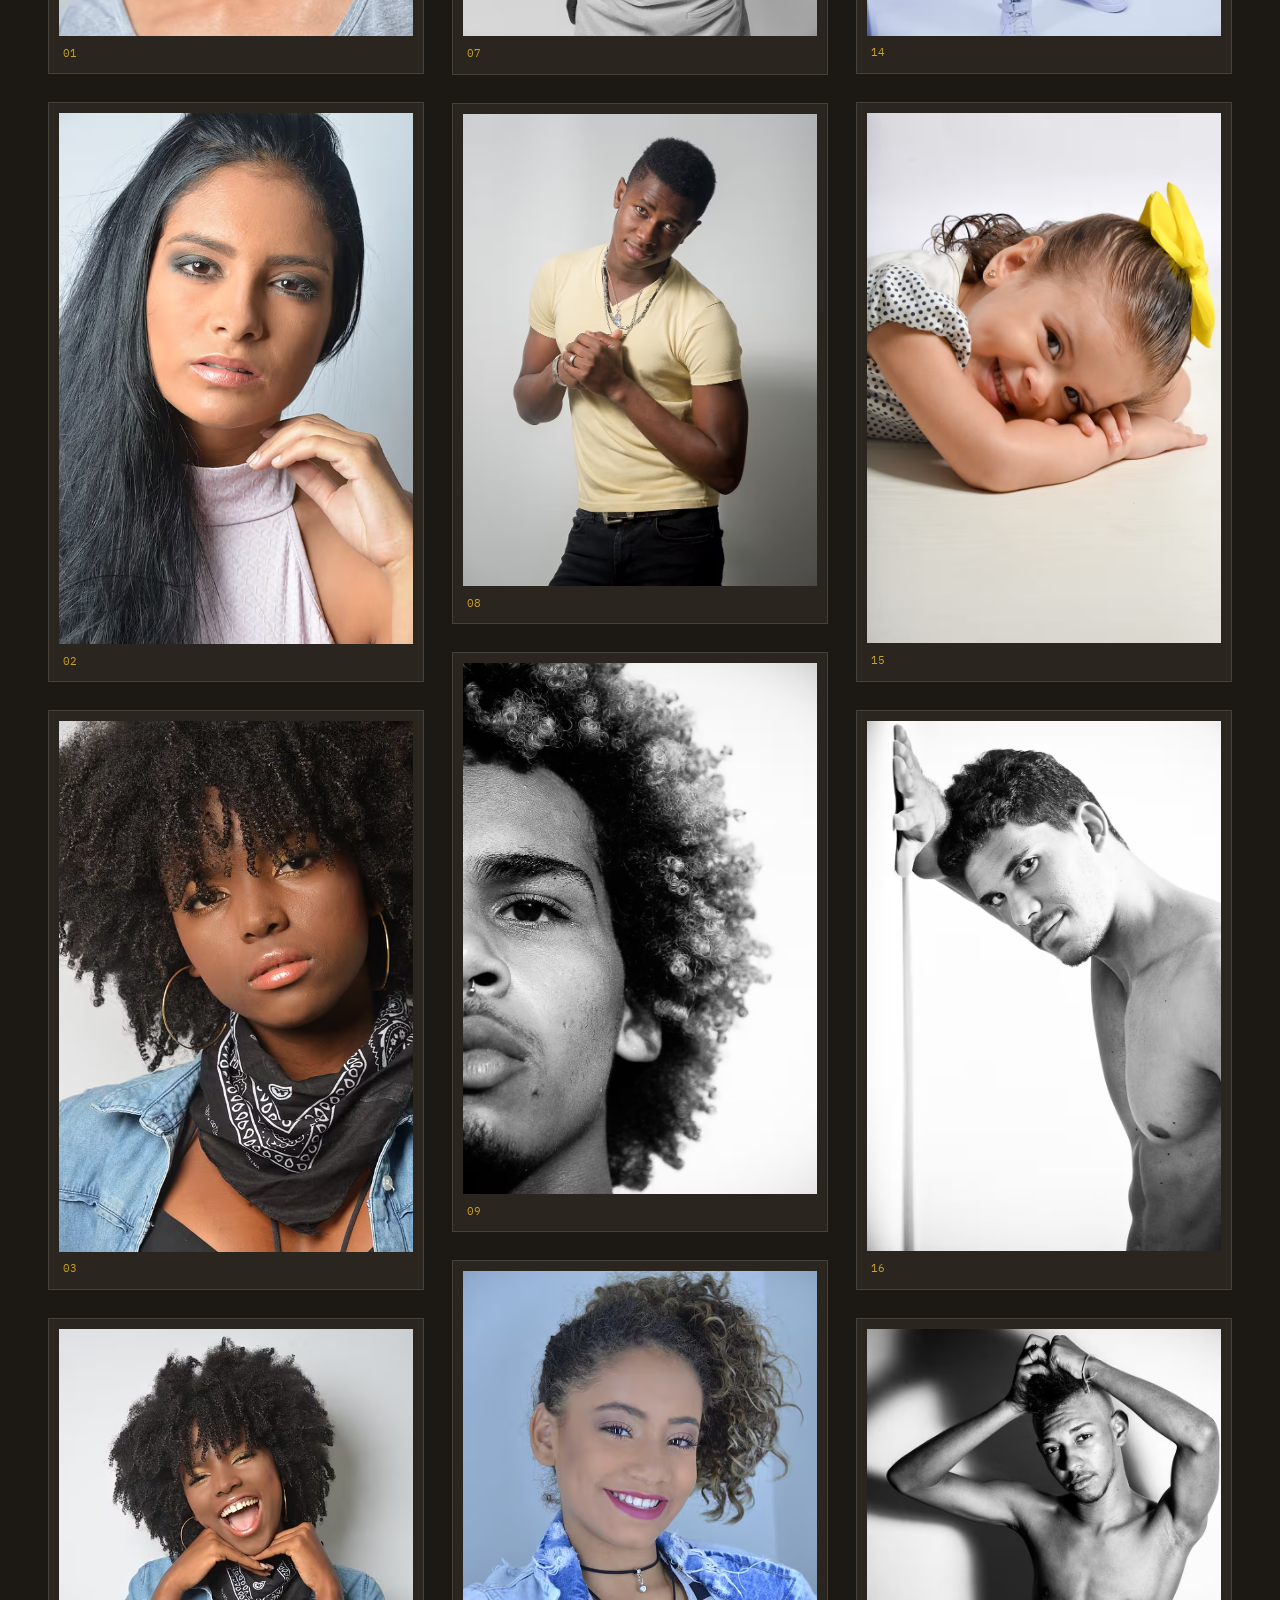
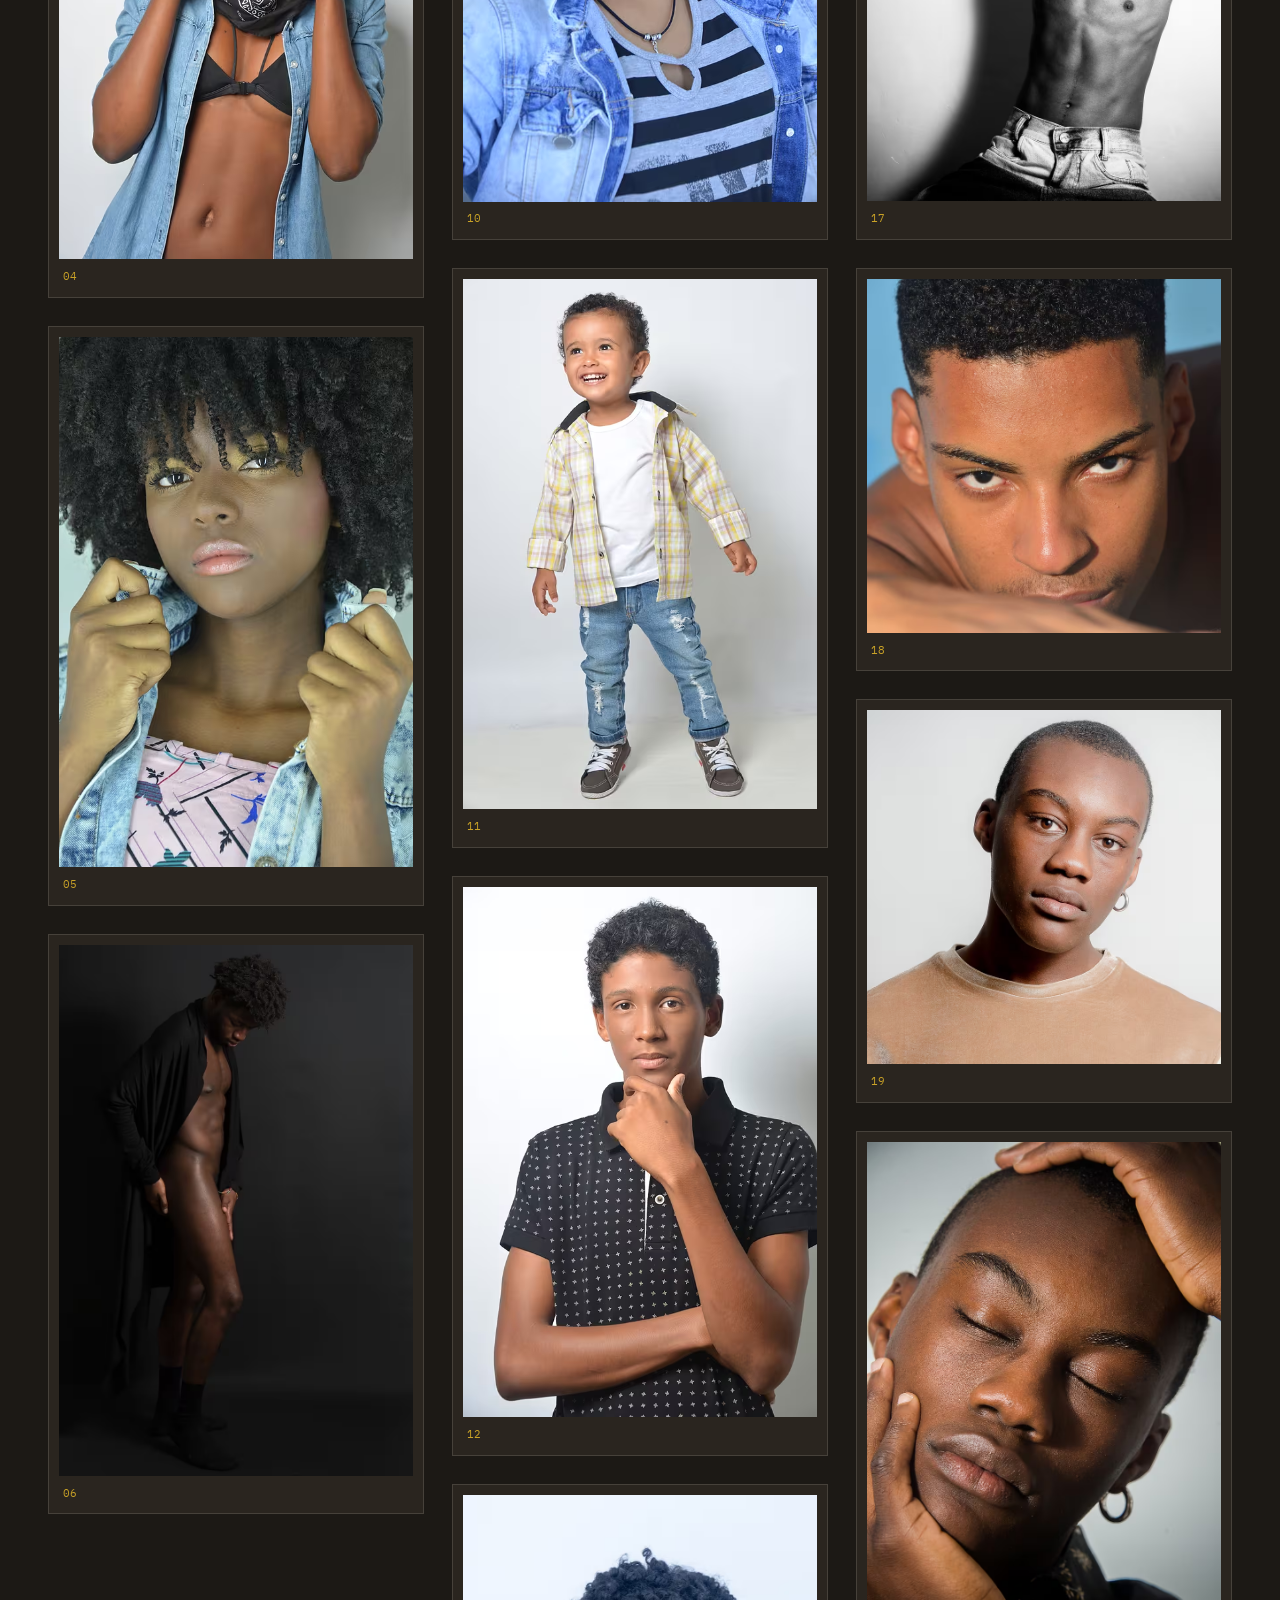
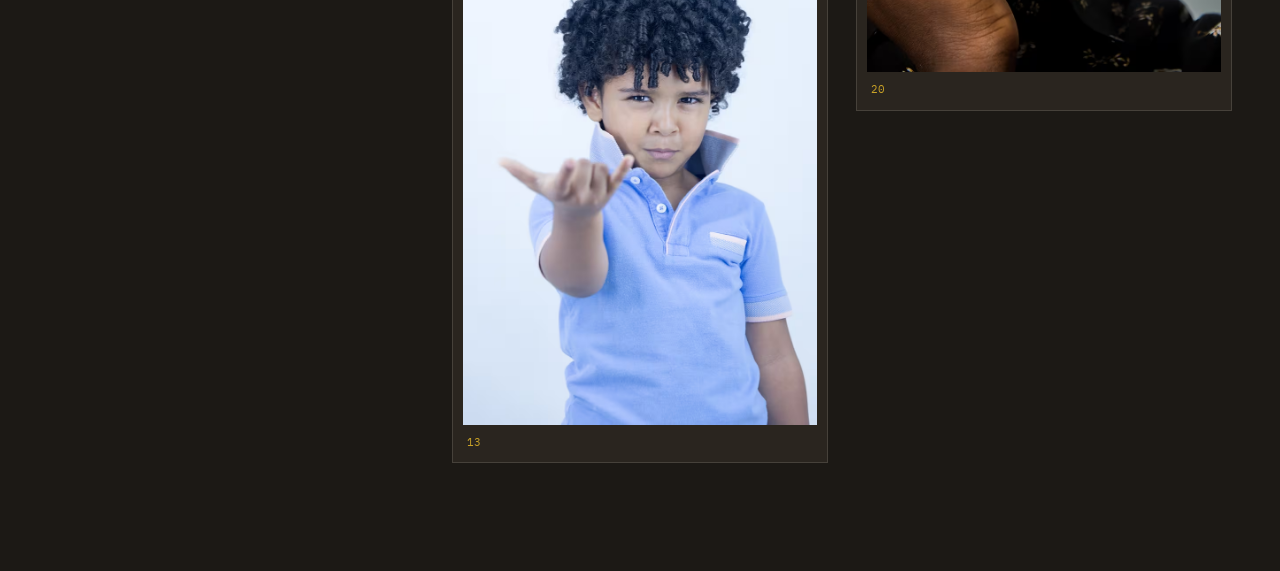
<file: studio/index.html>
<!DOCTYPE html>
<html lang="fr">
<head>
<meta charset="UTF-8">
<meta name="viewport" content="width=device-width, initial-scale=1.0">
<title>Portraits</title>
<meta name="description" content="Sélection de portraits studio.">
<link rel="preconnect" href="https://fonts.googleapis.com">
<link rel="preconnect" href="https://fonts.gstatic.com" crossorigin>
<link href="https://fonts.googleapis.com/css2?family=Fraunces:ital,opsz,wght@0,9..144,400;0,9..144,500;1,9..144,400&family=IBM+Plex+Mono:wght@400;500&display=swap" rel="stylesheet">
<link rel="stylesheet" href="css/style.css">
</head>
<body>

<header class="site-header">
  <nav class="site-nav">
    <a href="#travaux">Studio</a>
  </nav>
</header>

<section class="hero" id="hero">
  <div class="hero__content">
    <h1 class="hero__title">Portraits en studio</h1>
  </div>
</section>

<main>

<section class="gallery" id="travaux">
  <div class="gallery__head">
    <h2>Sélection</h2>
    <p class="gallery__count">20 tirages</p>
  </div>

  <div class="gallery__grid">

<!-- GALLERY:START -->
    <figure class="frame" data-frame="01">
      <picture>
        <source type="image/avif" srcset="
        images/avif/800/Studio%20%281%29.avif 534w,
        images/avif/1600/Studio%20%281%29.avif 1068w,
        images/avif/2560/Studio%20%281%29.avif 1709w"
          sizes="(max-width: 699px) 92vw, (max-width: 1099px) 46vw, (max-width: 1499px) 31vw, 380px">
        <img
          src="images/webp/800/Studio%20%281%29.webp"
          srcset="
        images/webp/800/Studio%20%281%29.webp 534w,
        images/webp/1600/Studio%20%281%29.webp 1068w,
        images/webp/2560/Studio%20%281%29.webp 1709w"
          sizes="(max-width: 699px) 92vw, (max-width: 1099px) 46vw, (max-width: 1499px) 31vw, 380px"
          alt="Portrait studio 1 — à personnaliser" loading="eager">
      </picture>
      <figcaption>
        <span class="frame__num">01</span>

      </figcaption>
    </figure>

    <figure class="frame" data-frame="02">
      <picture>
        <source type="image/avif" srcset="
        images/avif/800/Studio%20%282%29.avif 800w,
        images/avif/1600/Studio%20%282%29.avif 1600w,
        images/avif/2560/Studio%20%282%29.avif 2560w"
          sizes="(max-width: 699px) 92vw, (max-width: 1099px) 46vw, (max-width: 1499px) 31vw, 380px">
        <img
          src="images/webp/800/Studio%20%282%29.webp"
          srcset="
        images/webp/800/Studio%20%282%29.webp 800w,
        images/webp/1600/Studio%20%282%29.webp 1600w,
        images/webp/2560/Studio%20%282%29.webp 2560w"
          sizes="(max-width: 699px) 92vw, (max-width: 1099px) 46vw, (max-width: 1499px) 31vw, 380px"
          alt="Portrait studio 2 — à personnaliser" loading="eager">
      </picture>
      <figcaption>
        <span class="frame__num">02</span>

      </figcaption>
    </figure>

    <figure class="frame" data-frame="03">
      <picture>
        <source type="image/avif" srcset="
        images/avif/800/Studio%20%283%29.avif 534w,
        images/avif/1600/Studio%20%283%29.avif 1068w,
        images/avif/2560/Studio%20%283%29.avif 1709w"
          sizes="(max-width: 699px) 92vw, (max-width: 1099px) 46vw, (max-width: 1499px) 31vw, 380px">
        <img
          src="images/webp/800/Studio%20%283%29.webp"
          srcset="
        images/webp/800/Studio%20%283%29.webp 534w,
        images/webp/1600/Studio%20%283%29.webp 1068w,
        images/webp/2560/Studio%20%283%29.webp 1709w"
          sizes="(max-width: 699px) 92vw, (max-width: 1099px) 46vw, (max-width: 1499px) 31vw, 380px"
          alt="Portrait studio 3 — à personnaliser" loading="lazy">
      </picture>
      <figcaption>
        <span class="frame__num">03</span>

      </figcaption>
    </figure>

    <figure class="frame" data-frame="04">
      <picture>
        <source type="image/avif" srcset="
        images/avif/800/Studio%20%284%29.avif 534w,
        images/avif/1600/Studio%20%284%29.avif 1068w,
        images/avif/2560/Studio%20%284%29.avif 1709w"
          sizes="(max-width: 699px) 92vw, (max-width: 1099px) 46vw, (max-width: 1499px) 31vw, 380px">
        <img
          src="images/webp/800/Studio%20%284%29.webp"
          srcset="
        images/webp/800/Studio%20%284%29.webp 534w,
        images/webp/1600/Studio%20%284%29.webp 1068w,
        images/webp/2560/Studio%20%284%29.webp 1709w"
          sizes="(max-width: 699px) 92vw, (max-width: 1099px) 46vw, (max-width: 1499px) 31vw, 380px"
          alt="Portrait studio 4 — à personnaliser" loading="lazy">
      </picture>
      <figcaption>
        <span class="frame__num">04</span>

      </figcaption>
    </figure>

    <figure class="frame" data-frame="05">
      <picture>
        <source type="image/avif" srcset="
        images/avif/800/Studio%20%285%29.avif 800w,
        images/avif/1600/Studio%20%285%29.avif 1600w,
        images/avif/2560/Studio%20%285%29.avif 2560w"
          sizes="(max-width: 699px) 92vw, (max-width: 1099px) 46vw, (max-width: 1499px) 31vw, 380px">
        <img
          src="images/webp/800/Studio%20%285%29.webp"
          srcset="
        images/webp/800/Studio%20%285%29.webp 800w,
        images/webp/1600/Studio%20%285%29.webp 1600w,
        images/webp/2560/Studio%20%285%29.webp 2560w"
          sizes="(max-width: 699px) 92vw, (max-width: 1099px) 46vw, (max-width: 1499px) 31vw, 380px"
          alt="Portrait studio 5 — à personnaliser" loading="lazy">
      </picture>
      <figcaption>
        <span class="frame__num">05</span>

      </figcaption>
    </figure>

    <figure class="frame" data-frame="06">
      <picture>
        <source type="image/avif" srcset="
        images/avif/800/Studio%20%286%29.avif 800w,
        images/avif/1600/Studio%20%286%29.avif 1600w,
        images/avif/2560/Studio%20%286%29.avif 2560w"
          sizes="(max-width: 699px) 92vw, (max-width: 1099px) 46vw, (max-width: 1499px) 31vw, 380px">
        <img
          src="images/webp/800/Studio%20%286%29.webp"
          srcset="
        images/webp/800/Studio%20%286%29.webp 800w,
        images/webp/1600/Studio%20%286%29.webp 1600w,
        images/webp/2560/Studio%20%286%29.webp 2560w"
          sizes="(max-width: 699px) 92vw, (max-width: 1099px) 46vw, (max-width: 1499px) 31vw, 380px"
          alt="Portrait studio 6 — à personnaliser" loading="lazy">
      </picture>
      <figcaption>
        <span class="frame__num">06</span>

      </figcaption>
    </figure>

    <figure class="frame" data-frame="07">
      <picture>
        <source type="image/avif" srcset="
        images/avif/800/Studio%20%287%29.avif 534w,
        images/avif/1600/Studio%20%287%29.avif 1068w,
        images/avif/2560/Studio%20%287%29.avif 1709w"
          sizes="(max-width: 699px) 92vw, (max-width: 1099px) 46vw, (max-width: 1499px) 31vw, 380px">
        <img
          src="images/webp/800/Studio%20%287%29.webp"
          srcset="
        images/webp/800/Studio%20%287%29.webp 534w,
        images/webp/1600/Studio%20%287%29.webp 1068w,
        images/webp/2560/Studio%20%287%29.webp 1709w"
          sizes="(max-width: 699px) 92vw, (max-width: 1099px) 46vw, (max-width: 1499px) 31vw, 380px"
          alt="Portrait studio 7 — à personnaliser" loading="lazy">
      </picture>
      <figcaption>
        <span class="frame__num">07</span>

      </figcaption>
    </figure>

    <figure class="frame" data-frame="08">
      <picture>
        <source type="image/avif" srcset="
        images/avif/800/Studio%20%288%29.avif 534w,
        images/avif/1600/Studio%20%288%29.avif 1068w,
        images/avif/2560/Studio%20%288%29.avif 1709w"
          sizes="(max-width: 699px) 92vw, (max-width: 1099px) 46vw, (max-width: 1499px) 31vw, 380px">
        <img
          src="images/webp/800/Studio%20%288%29.webp"
          srcset="
        images/webp/800/Studio%20%288%29.webp 534w,
        images/webp/1600/Studio%20%288%29.webp 1068w,
        images/webp/2560/Studio%20%288%29.webp 1709w"
          sizes="(max-width: 699px) 92vw, (max-width: 1099px) 46vw, (max-width: 1499px) 31vw, 380px"
          alt="Portrait studio 8 — à personnaliser" loading="lazy">
      </picture>
      <figcaption>
        <span class="frame__num">08</span>

      </figcaption>
    </figure>

    <figure class="frame" data-frame="09">
      <picture>
        <source type="image/avif" srcset="
        images/avif/800/Studio%20%289%29.avif 800w,
        images/avif/1600/Studio%20%289%29.avif 1600w,
        images/avif/2560/Studio%20%289%29.avif 2560w"
          sizes="(max-width: 699px) 92vw, (max-width: 1099px) 46vw, (max-width: 1499px) 31vw, 380px">
        <img
          src="images/webp/800/Studio%20%289%29.webp"
          srcset="
        images/webp/800/Studio%20%289%29.webp 800w,
        images/webp/1600/Studio%20%289%29.webp 1600w,
        images/webp/2560/Studio%20%289%29.webp 2560w"
          sizes="(max-width: 699px) 92vw, (max-width: 1099px) 46vw, (max-width: 1499px) 31vw, 380px"
          alt="Portrait studio 9 — à personnaliser" loading="lazy">
      </picture>
      <figcaption>
        <span class="frame__num">09</span>

      </figcaption>
    </figure>

    <figure class="frame" data-frame="10">
      <picture>
        <source type="image/avif" srcset="
        images/avif/800/Studio%20%2810%29.avif 800w,
        images/avif/1600/Studio%20%2810%29.avif 1600w,
        images/avif/2560/Studio%20%2810%29.avif 2560w"
          sizes="(max-width: 699px) 92vw, (max-width: 1099px) 46vw, (max-width: 1499px) 31vw, 380px">
        <img
          src="images/webp/800/Studio%20%2810%29.webp"
          srcset="
        images/webp/800/Studio%20%2810%29.webp 800w,
        images/webp/1600/Studio%20%2810%29.webp 1600w,
        images/webp/2560/Studio%20%2810%29.webp 2560w"
          sizes="(max-width: 699px) 92vw, (max-width: 1099px) 46vw, (max-width: 1499px) 31vw, 380px"
          alt="Portrait studio 10 — à personnaliser" loading="lazy">
      </picture>
      <figcaption>
        <span class="frame__num">10</span>

      </figcaption>
    </figure>

    <figure class="frame" data-frame="11">
      <picture>
        <source type="image/avif" srcset="
        images/avif/800/Studio%20%2811%29.avif 800w,
        images/avif/1600/Studio%20%2811%29.avif 1600w,
        images/avif/2560/Studio%20%2811%29.avif 2560w"
          sizes="(max-width: 699px) 92vw, (max-width: 1099px) 46vw, (max-width: 1499px) 31vw, 380px">
        <img
          src="images/webp/800/Studio%20%2811%29.webp"
          srcset="
        images/webp/800/Studio%20%2811%29.webp 800w,
        images/webp/1600/Studio%20%2811%29.webp 1600w,
        images/webp/2560/Studio%20%2811%29.webp 2560w"
          sizes="(max-width: 699px) 92vw, (max-width: 1099px) 46vw, (max-width: 1499px) 31vw, 380px"
          alt="Portrait studio 11 — à personnaliser" loading="lazy">
      </picture>
      <figcaption>
        <span class="frame__num">11</span>

      </figcaption>
    </figure>

    <figure class="frame" data-frame="12">
      <picture>
        <source type="image/avif" srcset="
        images/avif/800/Studio%20%2812%29.avif 534w,
        images/avif/1600/Studio%20%2812%29.avif 1068w,
        images/avif/2560/Studio%20%2812%29.avif 1709w"
          sizes="(max-width: 699px) 92vw, (max-width: 1099px) 46vw, (max-width: 1499px) 31vw, 380px">
        <img
          src="images/webp/800/Studio%20%2812%29.webp"
          srcset="
        images/webp/800/Studio%20%2812%29.webp 534w,
        images/webp/1600/Studio%20%2812%29.webp 1068w,
        images/webp/2560/Studio%20%2812%29.webp 1709w"
          sizes="(max-width: 699px) 92vw, (max-width: 1099px) 46vw, (max-width: 1499px) 31vw, 380px"
          alt="Portrait studio 12 — à personnaliser" loading="lazy">
      </picture>
      <figcaption>
        <span class="frame__num">12</span>

      </figcaption>
    </figure>

    <figure class="frame" data-frame="13">
      <picture>
        <source type="image/avif" srcset="
        images/avif/800/Studio%20%2813%29.avif 800w,
        images/avif/1600/Studio%20%2813%29.avif 1600w,
        images/avif/2560/Studio%20%2813%29.avif 2560w"
          sizes="(max-width: 699px) 92vw, (max-width: 1099px) 46vw, (max-width: 1499px) 31vw, 380px">
        <img
          src="images/webp/800/Studio%20%2813%29.webp"
          srcset="
        images/webp/800/Studio%20%2813%29.webp 800w,
        images/webp/1600/Studio%20%2813%29.webp 1600w,
        images/webp/2560/Studio%20%2813%29.webp 2560w"
          sizes="(max-width: 699px) 92vw, (max-width: 1099px) 46vw, (max-width: 1499px) 31vw, 380px"
          alt="Portrait studio 13 — à personnaliser" loading="lazy">
      </picture>
      <figcaption>
        <span class="frame__num">13</span>

      </figcaption>
    </figure>

    <figure class="frame" data-frame="14">
      <picture>
        <source type="image/avif" srcset="
        images/avif/800/Studio%20%2814%29.avif 800w,
        images/avif/1600/Studio%20%2814%29.avif 1600w,
        images/avif/2560/Studio%20%2814%29.avif 2560w"
          sizes="(max-width: 699px) 92vw, (max-width: 1099px) 46vw, (max-width: 1499px) 31vw, 380px">
        <img
          src="images/webp/800/Studio%20%2814%29.webp"
          srcset="
        images/webp/800/Studio%20%2814%29.webp 800w,
        images/webp/1600/Studio%20%2814%29.webp 1600w,
        images/webp/2560/Studio%20%2814%29.webp 2560w"
          sizes="(max-width: 699px) 92vw, (max-width: 1099px) 46vw, (max-width: 1499px) 31vw, 380px"
          alt="Portrait studio 14 — à personnaliser" loading="lazy">
      </picture>
      <figcaption>
        <span class="frame__num">14</span>

      </figcaption>
    </figure>

    <figure class="frame" data-frame="15">
      <picture>
        <source type="image/avif" srcset="
        images/avif/800/Studio%20%2815%29.avif 534w,
        images/avif/1600/Studio%20%2815%29.avif 1068w,
        images/avif/2560/Studio%20%2815%29.avif 1709w"
          sizes="(max-width: 699px) 92vw, (max-width: 1099px) 46vw, (max-width: 1499px) 31vw, 380px">
        <img
          src="images/webp/800/Studio%20%2815%29.webp"
          srcset="
        images/webp/800/Studio%20%2815%29.webp 534w,
        images/webp/1600/Studio%20%2815%29.webp 1068w,
        images/webp/2560/Studio%20%2815%29.webp 1709w"
          sizes="(max-width: 699px) 92vw, (max-width: 1099px) 46vw, (max-width: 1499px) 31vw, 380px"
          alt="Portrait studio 15 — à personnaliser" loading="lazy">
      </picture>
      <figcaption>
        <span class="frame__num">15</span>

      </figcaption>
    </figure>

    <figure class="frame" data-frame="16">
      <picture>
        <source type="image/avif" srcset="
        images/avif/800/Studio%20%2816%29.avif 534w,
        images/avif/1600/Studio%20%2816%29.avif 1068w,
        images/avif/2560/Studio%20%2816%29.avif 1709w"
          sizes="(max-width: 699px) 92vw, (max-width: 1099px) 46vw, (max-width: 1499px) 31vw, 380px">
        <img
          src="images/webp/800/Studio%20%2816%29.webp"
          srcset="
        images/webp/800/Studio%20%2816%29.webp 534w,
        images/webp/1600/Studio%20%2816%29.webp 1068w,
        images/webp/2560/Studio%20%2816%29.webp 1709w"
          sizes="(max-width: 699px) 92vw, (max-width: 1099px) 46vw, (max-width: 1499px) 31vw, 380px"
          alt="Portrait studio 16 — à personnaliser" loading="lazy">
      </picture>
      <figcaption>
        <span class="frame__num">16</span>

      </figcaption>
    </figure>

    <figure class="frame" data-frame="17">
      <picture>
        <source type="image/avif" srcset="
        images/avif/800/Studio%20%2817%29.avif 800w,
        images/avif/1600/Studio%20%2817%29.avif 1600w,
        images/avif/2560/Studio%20%2817%29.avif 2560w"
          sizes="(max-width: 699px) 92vw, (max-width: 1099px) 46vw, (max-width: 1499px) 31vw, 380px">
        <img
          src="images/webp/800/Studio%20%2817%29.webp"
          srcset="
        images/webp/800/Studio%20%2817%29.webp 800w,
        images/webp/1600/Studio%20%2817%29.webp 1600w,
        images/webp/2560/Studio%20%2817%29.webp 2560w"
          sizes="(max-width: 699px) 92vw, (max-width: 1099px) 46vw, (max-width: 1499px) 31vw, 380px"
          alt="Portrait studio 17 — à personnaliser" loading="lazy">
      </picture>
      <figcaption>
        <span class="frame__num">17</span>

      </figcaption>
    </figure>

    <figure class="frame" data-frame="18">
      <picture>
        <source type="image/avif" srcset="
        images/avif/800/Studio%20%2818%29.avif 800w,
        images/avif/1600/Studio%20%2818%29.avif 1600w,
        images/avif/2560/Studio%20%2818%29.avif 2560w"
          sizes="(max-width: 699px) 92vw, (max-width: 1099px) 46vw, (max-width: 1499px) 31vw, 380px">
        <img
          src="images/webp/800/Studio%20%2818%29.webp"
          srcset="
        images/webp/800/Studio%20%2818%29.webp 800w,
        images/webp/1600/Studio%20%2818%29.webp 1600w,
        images/webp/2560/Studio%20%2818%29.webp 2560w"
          sizes="(max-width: 699px) 92vw, (max-width: 1099px) 46vw, (max-width: 1499px) 31vw, 380px"
          alt="Portrait studio 18 — à personnaliser" loading="lazy">
      </picture>
      <figcaption>
        <span class="frame__num">18</span>

      </figcaption>
    </figure>

    <figure class="frame" data-frame="19">
      <picture>
        <source type="image/avif" srcset="
        images/avif/800/Studio%20%2819%29.avif 800w,
        images/avif/1600/Studio%20%2819%29.avif 1600w,
        images/avif/2560/Studio%20%2819%29.avif 2560w"
          sizes="(max-width: 699px) 92vw, (max-width: 1099px) 46vw, (max-width: 1499px) 31vw, 380px">
        <img
          src="images/webp/800/Studio%20%2819%29.webp"
          srcset="
        images/webp/800/Studio%20%2819%29.webp 800w,
        images/webp/1600/Studio%20%2819%29.webp 1600w,
        images/webp/2560/Studio%20%2819%29.webp 2560w"
          sizes="(max-width: 699px) 92vw, (max-width: 1099px) 46vw, (max-width: 1499px) 31vw, 380px"
          alt="Portrait studio 19 — à personnaliser" loading="lazy">
      </picture>
      <figcaption>
        <span class="frame__num">19</span>

      </figcaption>
    </figure>

    <figure class="frame" data-frame="20">
      <picture>
        <source type="image/avif" srcset="
        images/avif/800/Studio%20%2820%29.avif 800w,
        images/avif/1600/Studio%20%2820%29.avif 1600w,
        images/avif/2560/Studio%20%2820%29.avif 2560w"
          sizes="(max-width: 699px) 92vw, (max-width: 1099px) 46vw, (max-width: 1499px) 31vw, 380px">
        <img
          src="images/webp/800/Studio%20%2820%29.webp"
          srcset="
        images/webp/800/Studio%20%2820%29.webp 800w,
        images/webp/1600/Studio%20%2820%29.webp 1600w,
        images/webp/2560/Studio%20%2820%29.webp 2560w"
          sizes="(max-width: 699px) 92vw, (max-width: 1099px) 46vw, (max-width: 1499px) 31vw, 380px"
          alt="Portrait studio 20 — à personnaliser" loading="lazy">
      </picture>
      <figcaption>
        <span class="frame__num">20</span>

      </figcaption>
    </figure>
    <!-- GALLERY:END -->

  </div>
</section>

</main>

<script src="js/script.js"></script>
</body>
</html>
</file>
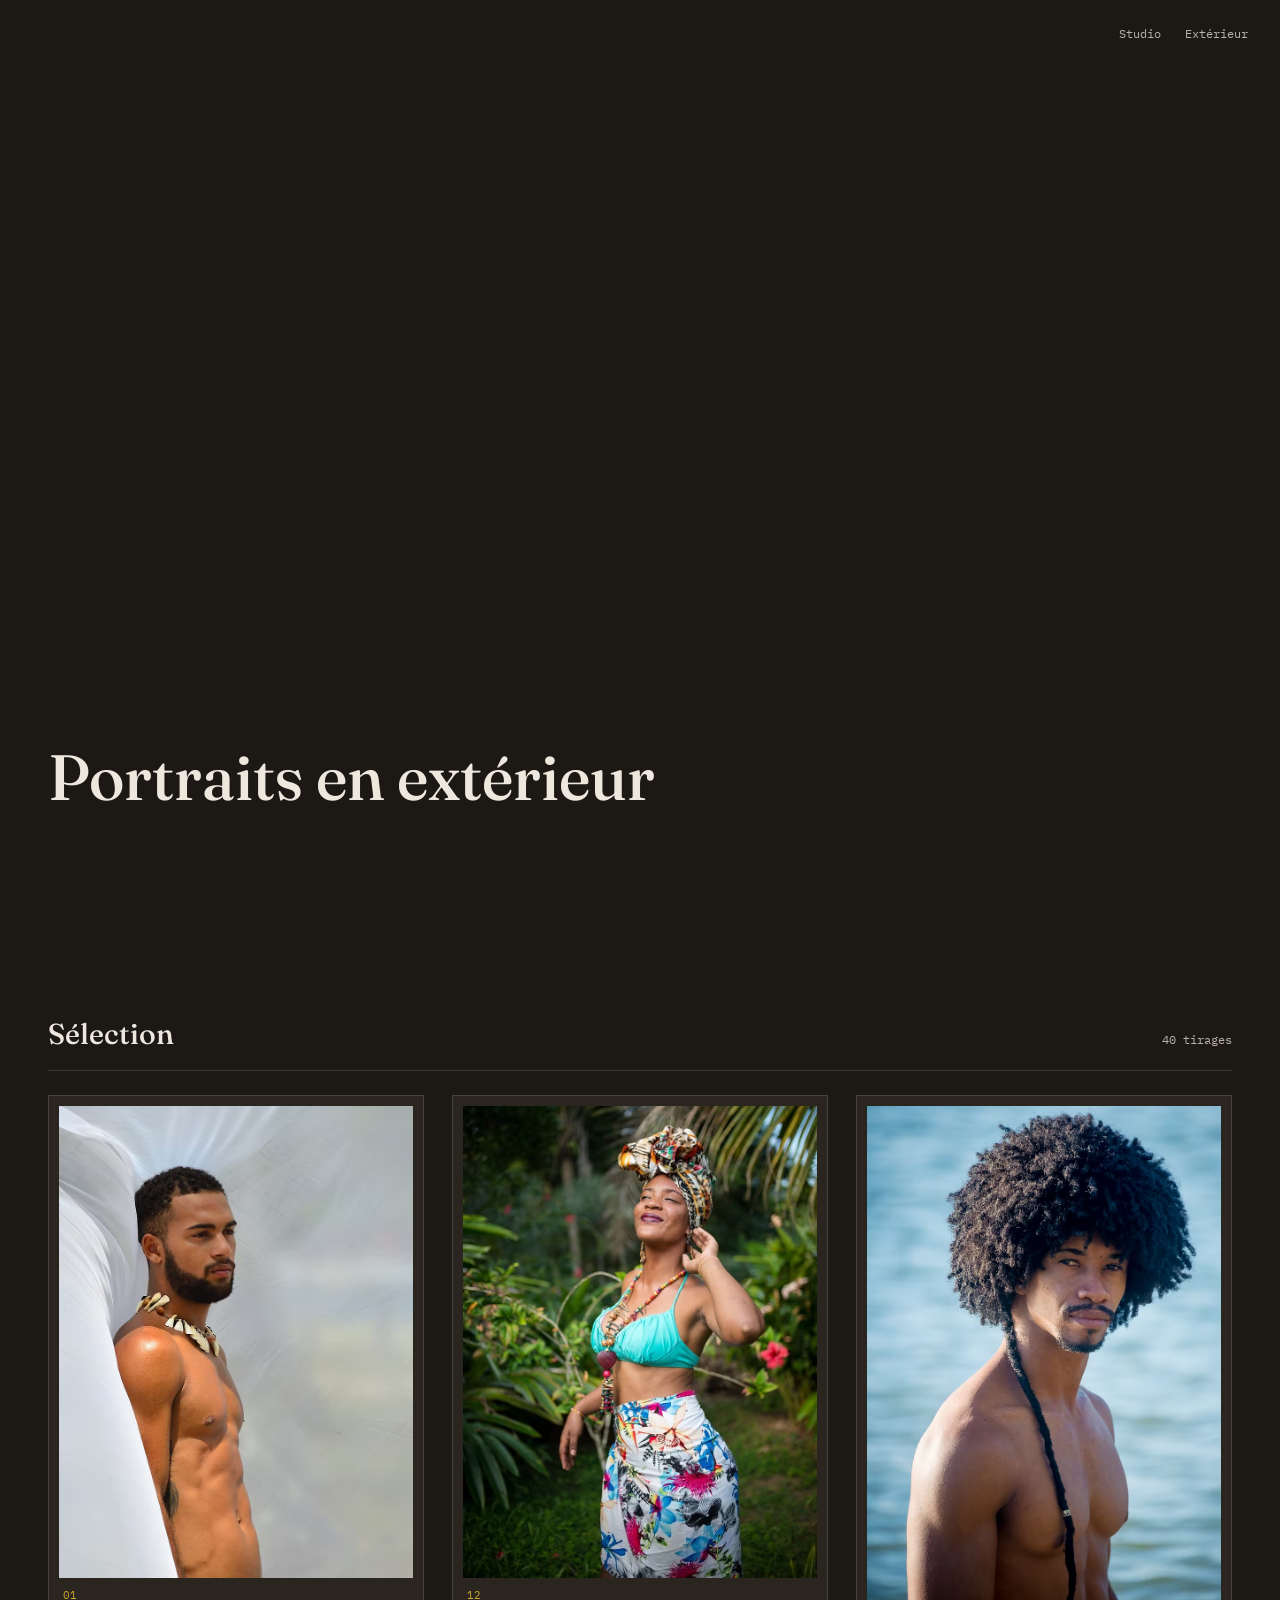
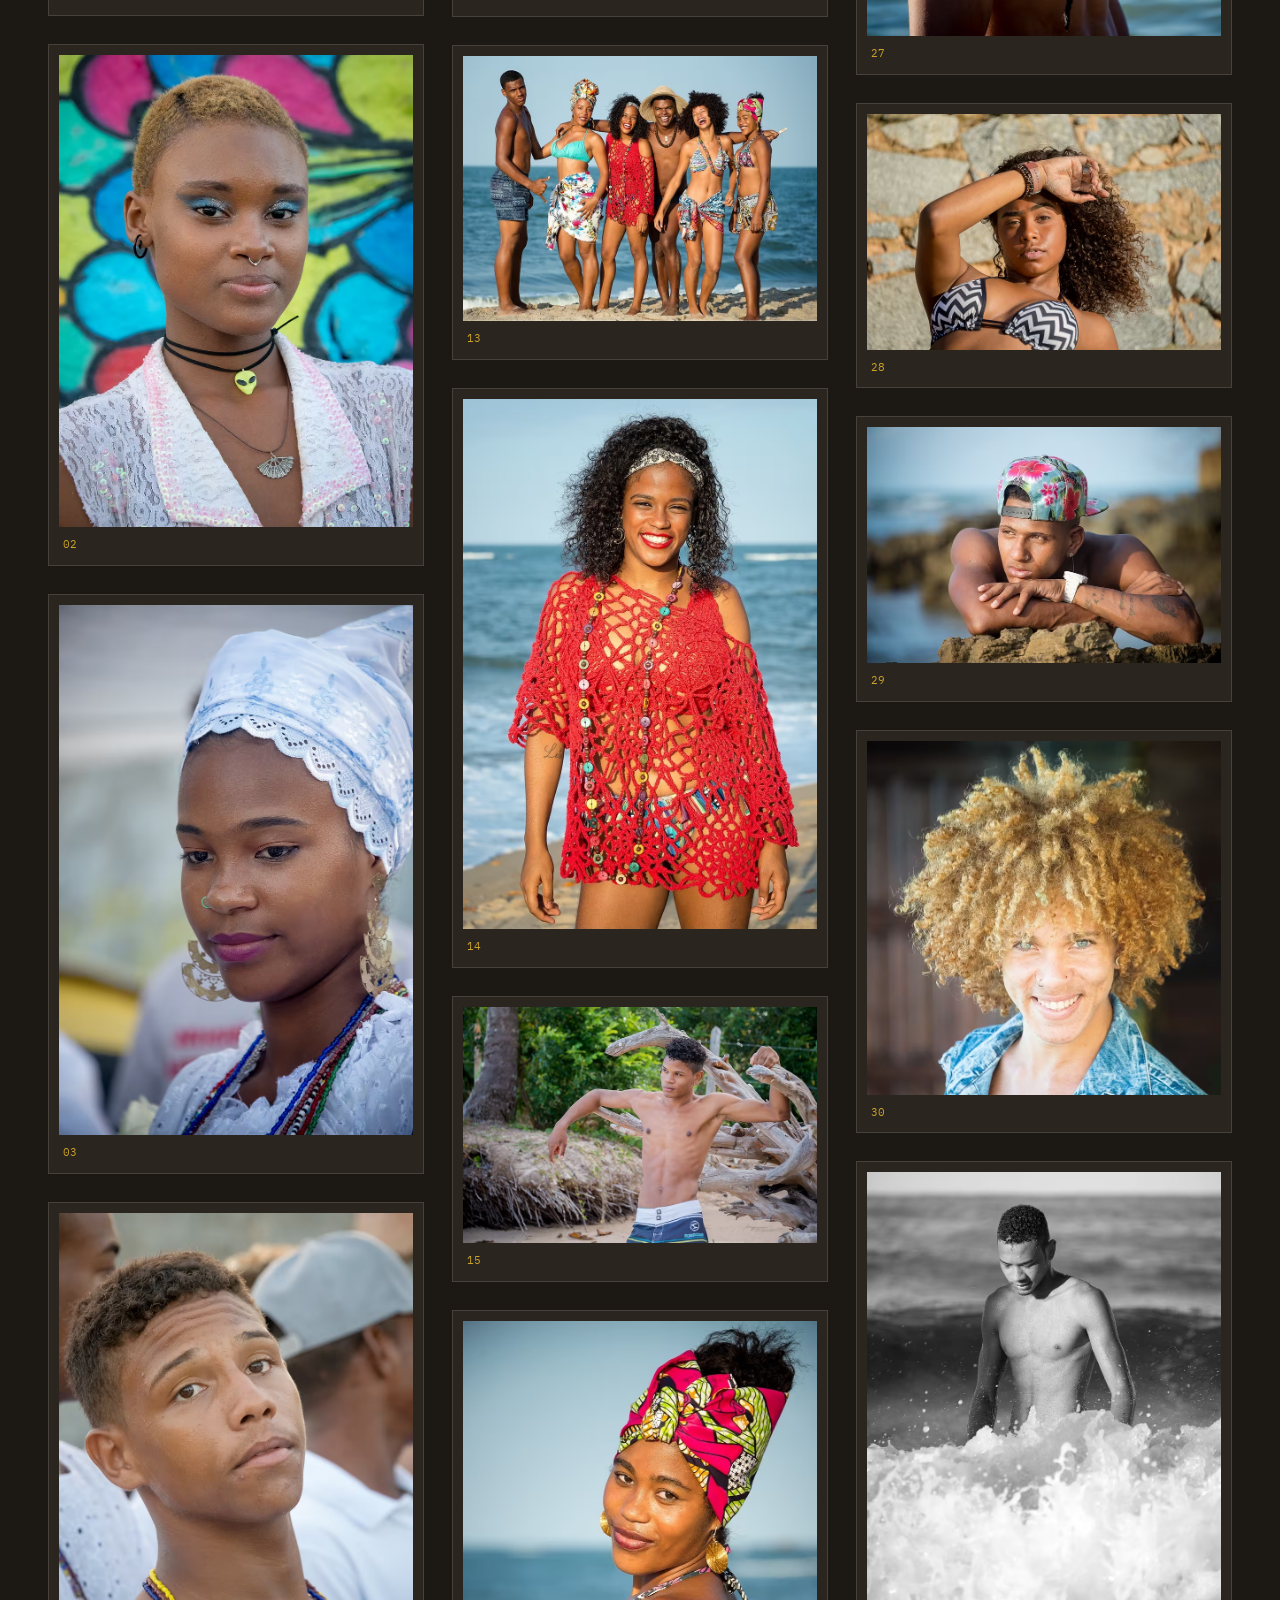
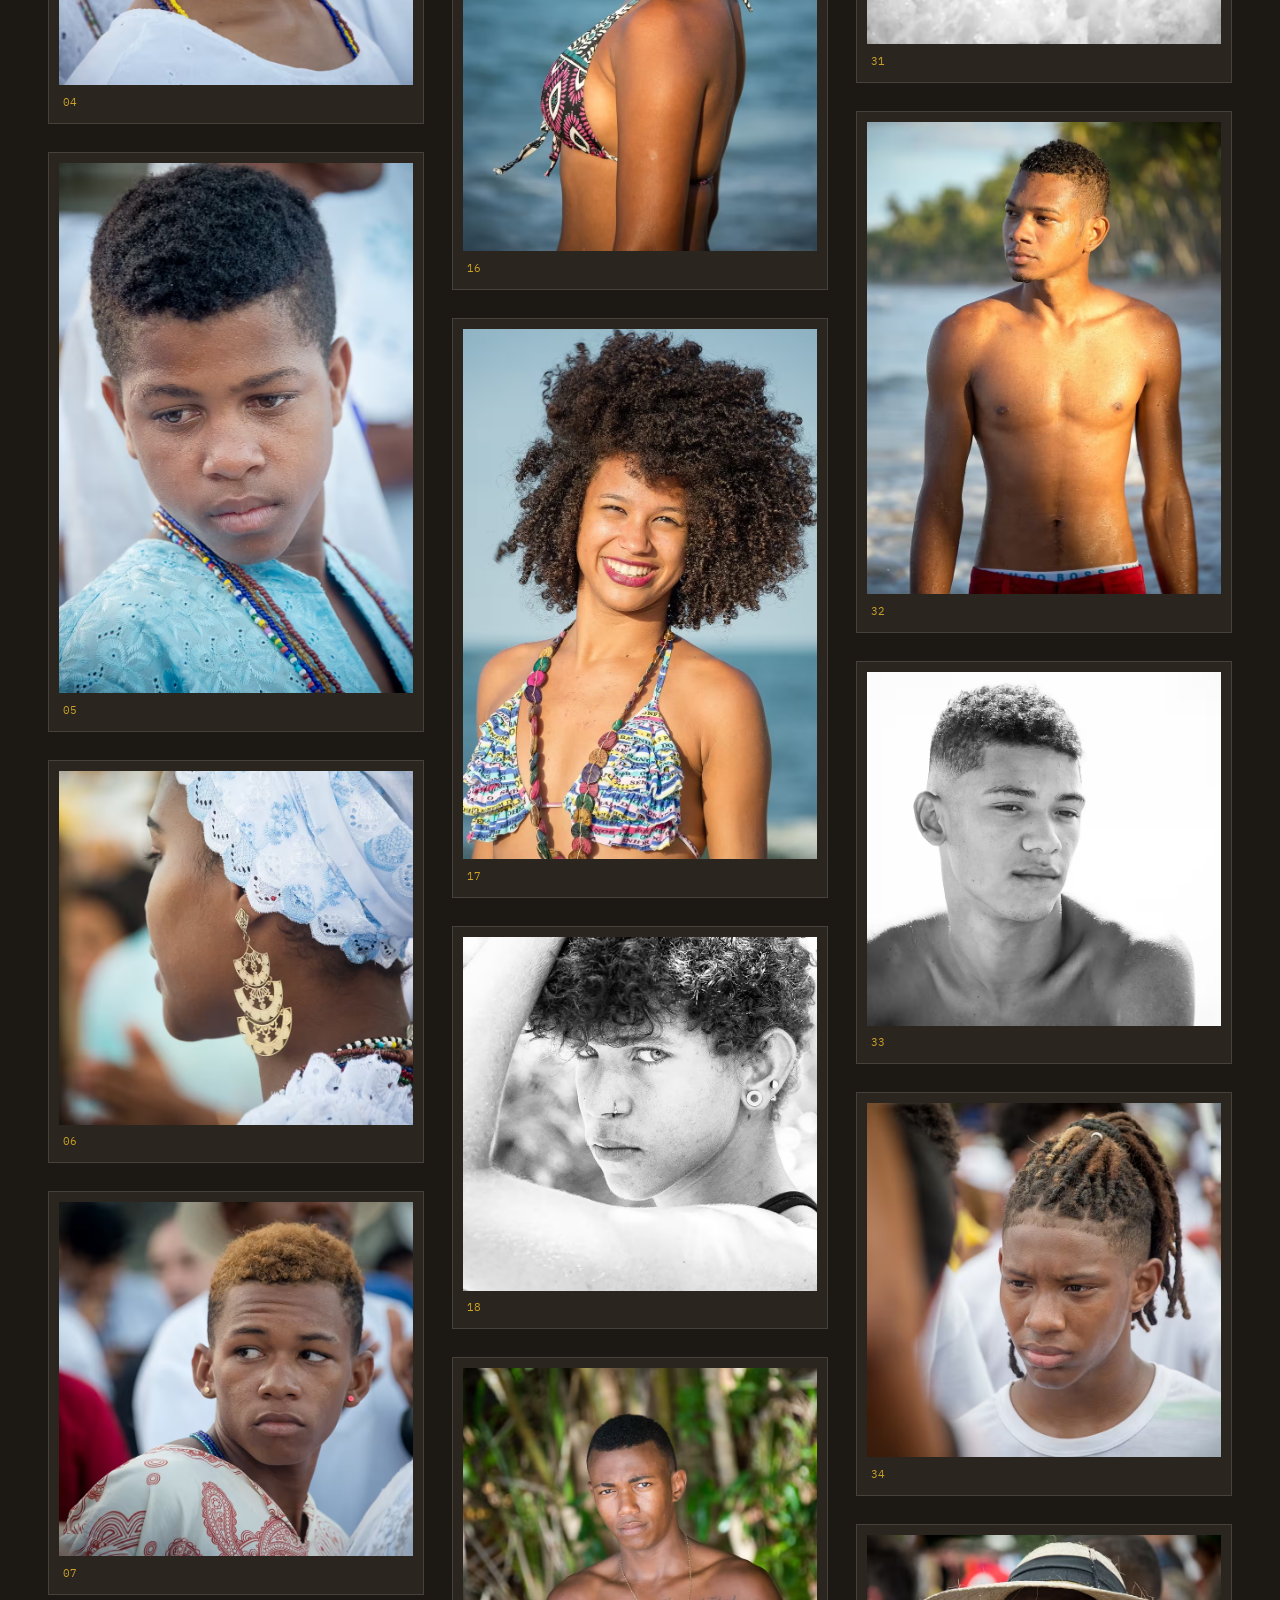
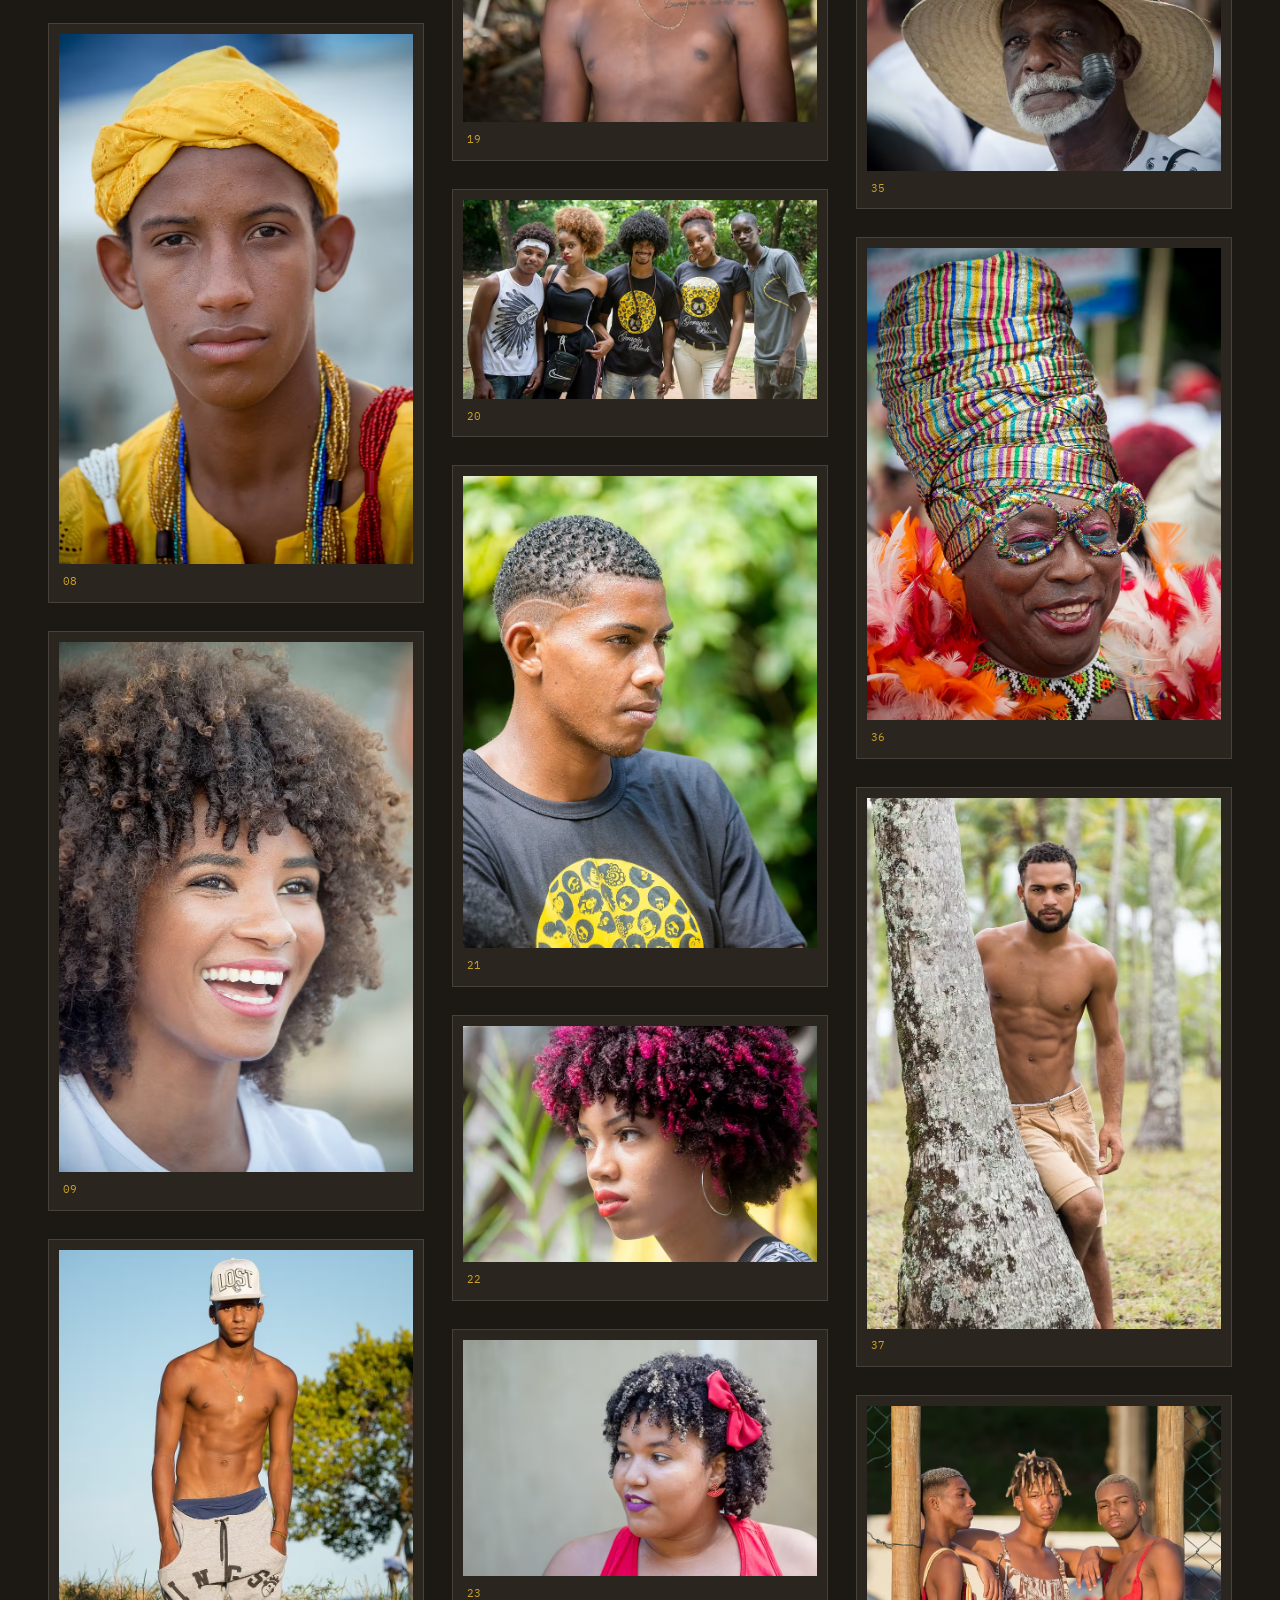
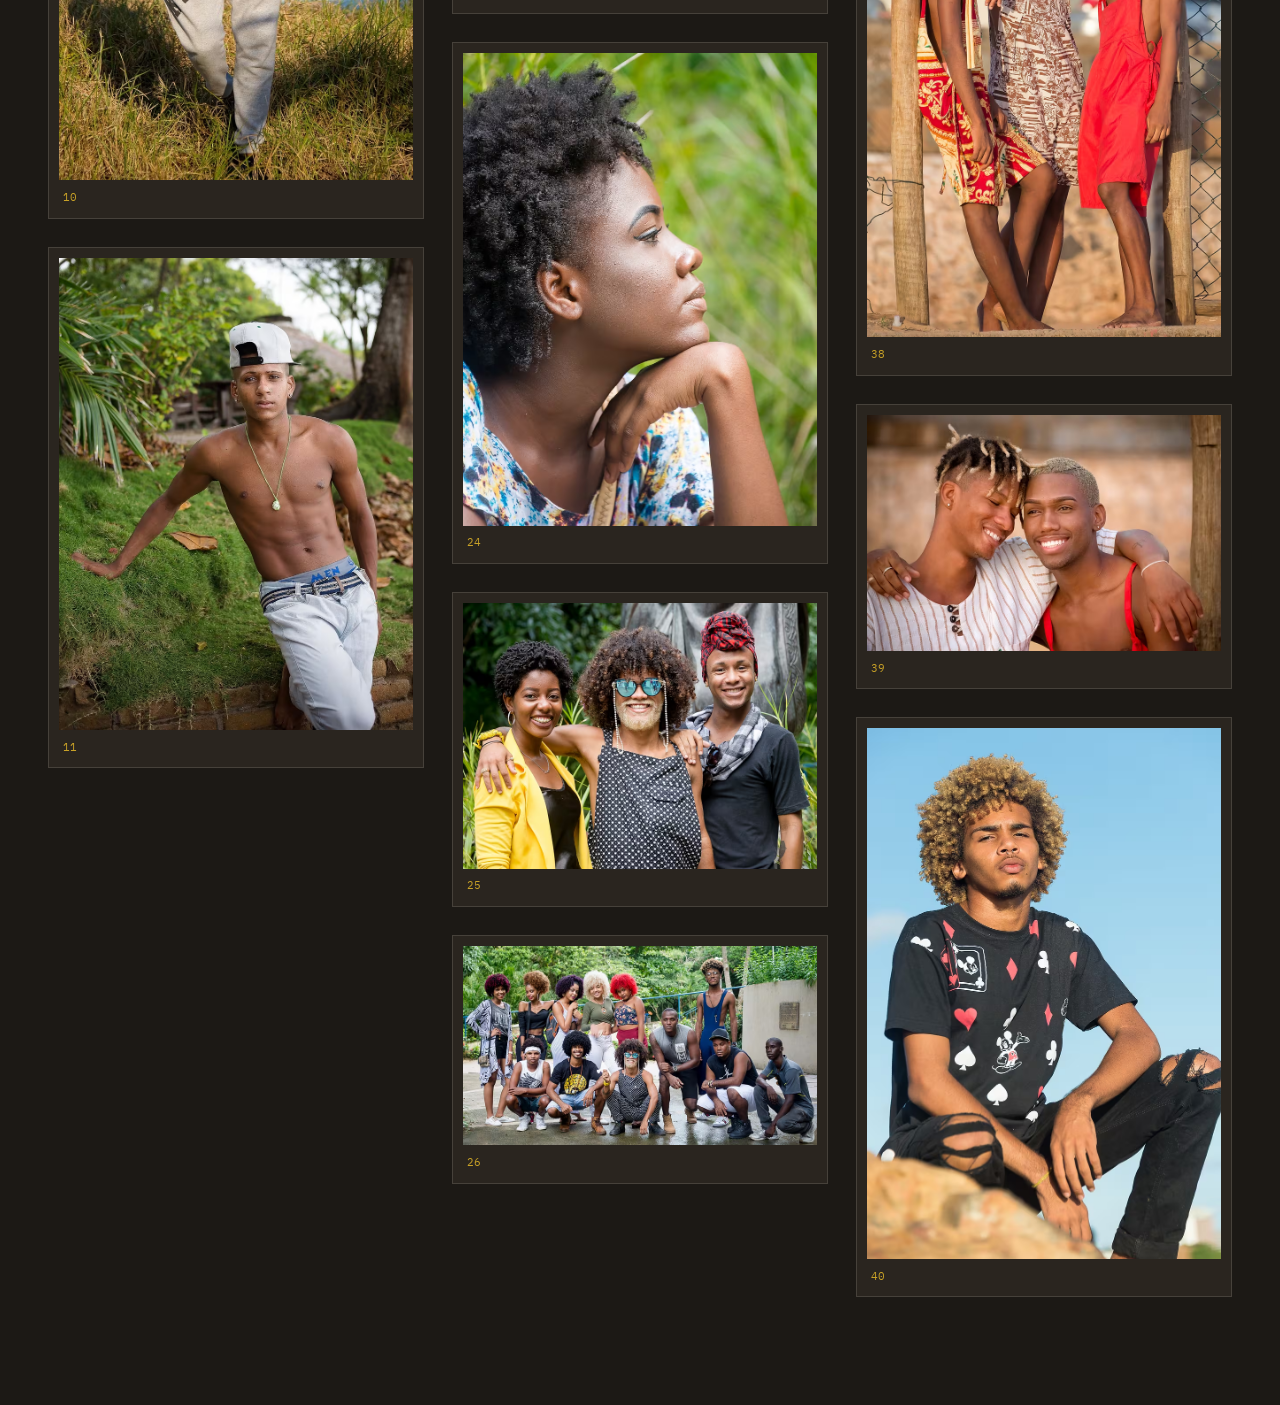
<file: exterieur.html>
<!DOCTYPE html>
<html lang="fr">
<head>
<meta charset="UTF-8">
<meta name="viewport" content="width=device-width, initial-scale=1.0">
<title>Portraits</title>
<meta name="description" content="Sélection de portraits extérieur">
<link rel="preconnect" href="https://fonts.googleapis.com">
<link rel="preconnect" href="https://fonts.gstatic.com" crossorigin>
<link href="https://fonts.googleapis.com/css2?family=Fraunces:ital,opsz,wght@0,9..144,400;0,9..144,500;1,9..144,400&family=IBM+Plex+Mono:wght@400;500&display=swap" rel="stylesheet">
<link rel="stylesheet" href="css/style.css">
</head>
<body>

<header class="site-header">
  <nav class="site-nav">
    <a href="index.html">Studio</a>
    <a href="#travaux">Extérieur</a>
  </nav>
</header>

<section class="hero" id="hero">
  <div class="hero__content">
    <h1 class="hero__title">Portraits en extérieur</h1>
  </div>
</section>

<main>

<section class="gallery" id="travaux">
  <div class="gallery__head">
    <h2>Sélection</h2>
    <p class="gallery__count">40 tirages</p>
  </div>

  <div class="gallery__grid">

<!-- GALLERY:START -->
    <figure class="frame" data-frame="01">
      <picture>
        <source type="image/avif" srcset="
        images/exterieur/avif/800/Exterieur%20%281%29.avif 800w,
        images/exterieur/avif/1600/Exterieur%20%281%29.avif 1600w,
        images/exterieur/avif/2560/Exterieur%20%281%29.avif 2560w"
          sizes="(max-width: 699px) 92vw, (max-width: 1099px) 46vw, (max-width: 1499px) 31vw, 380px">
        <img
          src="images/exterieur/webp/800/Exterieur%20%281%29.webp"
          srcset="
        images/exterieur/webp/800/Exterieur%20%281%29.webp 800w,
        images/exterieur/webp/1600/Exterieur%20%281%29.webp 1600w,
        images/exterieur/webp/2560/Exterieur%20%281%29.webp 2560w"
          sizes="(max-width: 699px) 92vw, (max-width: 1099px) 46vw, (max-width: 1499px) 31vw, 380px"
          alt="Portrait extérieur 1 — à personnaliser" loading="eager">
      </picture>
      <figcaption>
        <span class="frame__num">01</span>
      </figcaption>
    </figure>

    <figure class="frame" data-frame="02">
      <picture>
        <source type="image/avif" srcset="
        images/exterieur/avif/800/Exterieur%20%282%29.avif 800w,
        images/exterieur/avif/1600/Exterieur%20%282%29.avif 1600w,
        images/exterieur/avif/2560/Exterieur%20%282%29.avif 2560w"
          sizes="(max-width: 699px) 92vw, (max-width: 1099px) 46vw, (max-width: 1499px) 31vw, 380px">
        <img
          src="images/exterieur/webp/800/Exterieur%20%282%29.webp"
          srcset="
        images/exterieur/webp/800/Exterieur%20%282%29.webp 800w,
        images/exterieur/webp/1600/Exterieur%20%282%29.webp 1600w,
        images/exterieur/webp/2560/Exterieur%20%282%29.webp 2560w"
          sizes="(max-width: 699px) 92vw, (max-width: 1099px) 46vw, (max-width: 1499px) 31vw, 380px"
          alt="Portrait extérieur 2 — à personnaliser" loading="eager">
      </picture>
      <figcaption>
        <span class="frame__num">02</span>
      </figcaption>
    </figure>

    <figure class="frame" data-frame="03">
      <picture>
        <source type="image/avif" srcset="
        images/exterieur/avif/800/Exterieur%20%283%29.avif 800w,
        images/exterieur/avif/1600/Exterieur%20%283%29.avif 1600w,
        images/exterieur/avif/2560/Exterieur%20%283%29.avif 2560w"
          sizes="(max-width: 699px) 92vw, (max-width: 1099px) 46vw, (max-width: 1499px) 31vw, 380px">
        <img
          src="images/exterieur/webp/800/Exterieur%20%283%29.webp"
          srcset="
        images/exterieur/webp/800/Exterieur%20%283%29.webp 800w,
        images/exterieur/webp/1600/Exterieur%20%283%29.webp 1600w,
        images/exterieur/webp/2560/Exterieur%20%283%29.webp 2560w"
          sizes="(max-width: 699px) 92vw, (max-width: 1099px) 46vw, (max-width: 1499px) 31vw, 380px"
          alt="Portrait extérieur 3 — à personnaliser" loading="lazy">
      </picture>
      <figcaption>
        <span class="frame__num">03</span>
      </figcaption>
    </figure>

    <figure class="frame" data-frame="04">
      <picture>
        <source type="image/avif" srcset="
        images/exterieur/avif/800/Exterieur%20%284%29.avif 800w,
        images/exterieur/avif/1600/Exterieur%20%284%29.avif 1600w,
        images/exterieur/avif/2560/Exterieur%20%284%29.avif 2560w"
          sizes="(max-width: 699px) 92vw, (max-width: 1099px) 46vw, (max-width: 1499px) 31vw, 380px">
        <img
          src="images/exterieur/webp/800/Exterieur%20%284%29.webp"
          srcset="
        images/exterieur/webp/800/Exterieur%20%284%29.webp 800w,
        images/exterieur/webp/1600/Exterieur%20%284%29.webp 1600w,
        images/exterieur/webp/2560/Exterieur%20%284%29.webp 2560w"
          sizes="(max-width: 699px) 92vw, (max-width: 1099px) 46vw, (max-width: 1499px) 31vw, 380px"
          alt="Portrait extérieur 4 — à personnaliser" loading="lazy">
      </picture>
      <figcaption>
        <span class="frame__num">04</span>
      </figcaption>
    </figure>

    <figure class="frame" data-frame="05">
      <picture>
        <source type="image/avif" srcset="
        images/exterieur/avif/800/Exterieur%20%285%29.avif 800w,
        images/exterieur/avif/1600/Exterieur%20%285%29.avif 1600w,
        images/exterieur/avif/2560/Exterieur%20%285%29.avif 2560w"
          sizes="(max-width: 699px) 92vw, (max-width: 1099px) 46vw, (max-width: 1499px) 31vw, 380px">
        <img
          src="images/exterieur/webp/800/Exterieur%20%285%29.webp"
          srcset="
        images/exterieur/webp/800/Exterieur%20%285%29.webp 800w,
        images/exterieur/webp/1600/Exterieur%20%285%29.webp 1600w,
        images/exterieur/webp/2560/Exterieur%20%285%29.webp 2560w"
          sizes="(max-width: 699px) 92vw, (max-width: 1099px) 46vw, (max-width: 1499px) 31vw, 380px"
          alt="Portrait extérieur 5 — à personnaliser" loading="lazy">
      </picture>
      <figcaption>
        <span class="frame__num">05</span>
      </figcaption>
    </figure>

    <figure class="frame" data-frame="06">
      <picture>
        <source type="image/avif" srcset="
        images/exterieur/avif/800/Exterieur%20%286%29.avif 800w,
        images/exterieur/avif/1600/Exterieur%20%286%29.avif 1600w,
        images/exterieur/avif/2560/Exterieur%20%286%29.avif 2560w"
          sizes="(max-width: 699px) 92vw, (max-width: 1099px) 46vw, (max-width: 1499px) 31vw, 380px">
        <img
          src="images/exterieur/webp/800/Exterieur%20%286%29.webp"
          srcset="
        images/exterieur/webp/800/Exterieur%20%286%29.webp 800w,
        images/exterieur/webp/1600/Exterieur%20%286%29.webp 1600w,
        images/exterieur/webp/2560/Exterieur%20%286%29.webp 2560w"
          sizes="(max-width: 699px) 92vw, (max-width: 1099px) 46vw, (max-width: 1499px) 31vw, 380px"
          alt="Portrait extérieur 6 — à personnaliser" loading="lazy">
      </picture>
      <figcaption>
        <span class="frame__num">06</span>
      </figcaption>
    </figure>

    <figure class="frame" data-frame="07">
      <picture>
        <source type="image/avif" srcset="
        images/exterieur/avif/800/Exterieur%20%287%29.avif 534w,
        images/exterieur/avif/1600/Exterieur%20%287%29.avif 1068w,
        images/exterieur/avif/2560/Exterieur%20%287%29.avif 1709w"
          sizes="(max-width: 699px) 92vw, (max-width: 1099px) 46vw, (max-width: 1499px) 31vw, 380px">
        <img
          src="images/exterieur/webp/800/Exterieur%20%287%29.webp"
          srcset="
        images/exterieur/webp/800/Exterieur%20%287%29.webp 534w,
        images/exterieur/webp/1600/Exterieur%20%287%29.webp 1068w,
        images/exterieur/webp/2560/Exterieur%20%287%29.webp 1709w"
          sizes="(max-width: 699px) 92vw, (max-width: 1099px) 46vw, (max-width: 1499px) 31vw, 380px"
          alt="Portrait extérieur 7 — à personnaliser" loading="lazy">
      </picture>
      <figcaption>
        <span class="frame__num">07</span>
      </figcaption>
    </figure>

    <figure class="frame" data-frame="08">
      <picture>
        <source type="image/avif" srcset="
        images/exterieur/avif/800/Exterieur%20%288%29.avif 800w,
        images/exterieur/avif/1600/Exterieur%20%288%29.avif 1600w,
        images/exterieur/avif/2560/Exterieur%20%288%29.avif 2560w"
          sizes="(max-width: 699px) 92vw, (max-width: 1099px) 46vw, (max-width: 1499px) 31vw, 380px">
        <img
          src="images/exterieur/webp/800/Exterieur%20%288%29.webp"
          srcset="
        images/exterieur/webp/800/Exterieur%20%288%29.webp 800w,
        images/exterieur/webp/1600/Exterieur%20%288%29.webp 1600w,
        images/exterieur/webp/2560/Exterieur%20%288%29.webp 2560w"
          sizes="(max-width: 699px) 92vw, (max-width: 1099px) 46vw, (max-width: 1499px) 31vw, 380px"
          alt="Portrait extérieur 8 — à personnaliser" loading="lazy">
      </picture>
      <figcaption>
        <span class="frame__num">08</span>
      </figcaption>
    </figure>

    <figure class="frame" data-frame="09">
      <picture>
        <source type="image/avif" srcset="
        images/exterieur/avif/800/Exterieur%20%289%29.avif 534w,
        images/exterieur/avif/1600/Exterieur%20%289%29.avif 1068w,
        images/exterieur/avif/2560/Exterieur%20%289%29.avif 1709w"
          sizes="(max-width: 699px) 92vw, (max-width: 1099px) 46vw, (max-width: 1499px) 31vw, 380px">
        <img
          src="images/exterieur/webp/800/Exterieur%20%289%29.webp"
          srcset="
        images/exterieur/webp/800/Exterieur%20%289%29.webp 534w,
        images/exterieur/webp/1600/Exterieur%20%289%29.webp 1068w,
        images/exterieur/webp/2560/Exterieur%20%289%29.webp 1709w"
          sizes="(max-width: 699px) 92vw, (max-width: 1099px) 46vw, (max-width: 1499px) 31vw, 380px"
          alt="Portrait extérieur 9 — à personnaliser" loading="lazy">
      </picture>
      <figcaption>
        <span class="frame__num">09</span>
      </figcaption>
    </figure>

    <figure class="frame" data-frame="10">
      <picture>
        <source type="image/avif" srcset="
        images/exterieur/avif/800/Exterieur%20%2810%29.avif 534w,
        images/exterieur/avif/1600/Exterieur%20%2810%29.avif 1068w,
        images/exterieur/avif/2560/Exterieur%20%2810%29.avif 1709w"
          sizes="(max-width: 699px) 92vw, (max-width: 1099px) 46vw, (max-width: 1499px) 31vw, 380px">
        <img
          src="images/exterieur/webp/800/Exterieur%20%2810%29.webp"
          srcset="
        images/exterieur/webp/800/Exterieur%20%2810%29.webp 534w,
        images/exterieur/webp/1600/Exterieur%20%2810%29.webp 1068w,
        images/exterieur/webp/2560/Exterieur%20%2810%29.webp 1709w"
          sizes="(max-width: 699px) 92vw, (max-width: 1099px) 46vw, (max-width: 1499px) 31vw, 380px"
          alt="Portrait extérieur 10 — à personnaliser" loading="lazy">
      </picture>
      <figcaption>
        <span class="frame__num">10</span>
      </figcaption>
    </figure>

    <figure class="frame" data-frame="11">
      <picture>
        <source type="image/avif" srcset="
        images/exterieur/avif/800/Exterieur%20%2811%29.avif 534w,
        images/exterieur/avif/1600/Exterieur%20%2811%29.avif 1068w,
        images/exterieur/avif/2560/Exterieur%20%2811%29.avif 1709w"
          sizes="(max-width: 699px) 92vw, (max-width: 1099px) 46vw, (max-width: 1499px) 31vw, 380px">
        <img
          src="images/exterieur/webp/800/Exterieur%20%2811%29.webp"
          srcset="
        images/exterieur/webp/800/Exterieur%20%2811%29.webp 534w,
        images/exterieur/webp/1600/Exterieur%20%2811%29.webp 1068w,
        images/exterieur/webp/2560/Exterieur%20%2811%29.webp 1709w"
          sizes="(max-width: 699px) 92vw, (max-width: 1099px) 46vw, (max-width: 1499px) 31vw, 380px"
          alt="Portrait extérieur 11 — à personnaliser" loading="lazy">
      </picture>
      <figcaption>
        <span class="frame__num">11</span>
      </figcaption>
    </figure>

    <figure class="frame" data-frame="12">
      <picture>
        <source type="image/avif" srcset="
        images/exterieur/avif/800/Exterieur%20%2812%29.avif 800w,
        images/exterieur/avif/1600/Exterieur%20%2812%29.avif 1600w,
        images/exterieur/avif/2560/Exterieur%20%2812%29.avif 2560w"
          sizes="(max-width: 699px) 92vw, (max-width: 1099px) 46vw, (max-width: 1499px) 31vw, 380px">
        <img
          src="images/exterieur/webp/800/Exterieur%20%2812%29.webp"
          srcset="
        images/exterieur/webp/800/Exterieur%20%2812%29.webp 800w,
        images/exterieur/webp/1600/Exterieur%20%2812%29.webp 1600w,
        images/exterieur/webp/2560/Exterieur%20%2812%29.webp 2560w"
          sizes="(max-width: 699px) 92vw, (max-width: 1099px) 46vw, (max-width: 1499px) 31vw, 380px"
          alt="Portrait extérieur 12 — à personnaliser" loading="lazy">
      </picture>
      <figcaption>
        <span class="frame__num">12</span>
      </figcaption>
    </figure>

    <figure class="frame" data-frame="13">
      <picture>
        <source type="image/avif" srcset="
        images/exterieur/avif/800/Exterieur%20%2813%29.avif 534w,
        images/exterieur/avif/1600/Exterieur%20%2813%29.avif 1068w,
        images/exterieur/avif/2560/Exterieur%20%2813%29.avif 1709w"
          sizes="(max-width: 699px) 92vw, (max-width: 1099px) 46vw, (max-width: 1499px) 31vw, 380px">
        <img
          src="images/exterieur/webp/800/Exterieur%20%2813%29.webp"
          srcset="
        images/exterieur/webp/800/Exterieur%20%2813%29.webp 534w,
        images/exterieur/webp/1600/Exterieur%20%2813%29.webp 1068w,
        images/exterieur/webp/2560/Exterieur%20%2813%29.webp 1709w"
          sizes="(max-width: 699px) 92vw, (max-width: 1099px) 46vw, (max-width: 1499px) 31vw, 380px"
          alt="Portrait extérieur 13 — à personnaliser" loading="lazy">
      </picture>
      <figcaption>
        <span class="frame__num">13</span>
      </figcaption>
    </figure>

    <figure class="frame" data-frame="14">
      <picture>
        <source type="image/avif" srcset="
        images/exterieur/avif/800/Exterieur%20%2814%29.avif 800w,
        images/exterieur/avif/1600/Exterieur%20%2814%29.avif 1600w,
        images/exterieur/avif/2560/Exterieur%20%2814%29.avif 2560w"
          sizes="(max-width: 699px) 92vw, (max-width: 1099px) 46vw, (max-width: 1499px) 31vw, 380px">
        <img
          src="images/exterieur/webp/800/Exterieur%20%2814%29.webp"
          srcset="
        images/exterieur/webp/800/Exterieur%20%2814%29.webp 800w,
        images/exterieur/webp/1600/Exterieur%20%2814%29.webp 1600w,
        images/exterieur/webp/2560/Exterieur%20%2814%29.webp 2560w"
          sizes="(max-width: 699px) 92vw, (max-width: 1099px) 46vw, (max-width: 1499px) 31vw, 380px"
          alt="Portrait extérieur 14 — à personnaliser" loading="lazy">
      </picture>
      <figcaption>
        <span class="frame__num">14</span>
      </figcaption>
    </figure>

    <figure class="frame" data-frame="15">
      <picture>
        <source type="image/avif" srcset="
        images/exterieur/avif/800/Exterieur%20%2815%29.avif 534w,
        images/exterieur/avif/1600/Exterieur%20%2815%29.avif 1068w,
        images/exterieur/avif/2560/Exterieur%20%2815%29.avif 1709w"
          sizes="(max-width: 699px) 92vw, (max-width: 1099px) 46vw, (max-width: 1499px) 31vw, 380px">
        <img
          src="images/exterieur/webp/800/Exterieur%20%2815%29.webp"
          srcset="
        images/exterieur/webp/800/Exterieur%20%2815%29.webp 534w,
        images/exterieur/webp/1600/Exterieur%20%2815%29.webp 1068w,
        images/exterieur/webp/2560/Exterieur%20%2815%29.webp 1709w"
          sizes="(max-width: 699px) 92vw, (max-width: 1099px) 46vw, (max-width: 1499px) 31vw, 380px"
          alt="Portrait extérieur 15 — à personnaliser" loading="lazy">
      </picture>
      <figcaption>
        <span class="frame__num">15</span>
      </figcaption>
    </figure>

    <figure class="frame" data-frame="16">
      <picture>
        <source type="image/avif" srcset="
        images/exterieur/avif/800/Exterieur%20%2816%29.avif 800w,
        images/exterieur/avif/1600/Exterieur%20%2816%29.avif 1600w,
        images/exterieur/avif/2560/Exterieur%20%2816%29.avif 2560w"
          sizes="(max-width: 699px) 92vw, (max-width: 1099px) 46vw, (max-width: 1499px) 31vw, 380px">
        <img
          src="images/exterieur/webp/800/Exterieur%20%2816%29.webp"
          srcset="
        images/exterieur/webp/800/Exterieur%20%2816%29.webp 800w,
        images/exterieur/webp/1600/Exterieur%20%2816%29.webp 1600w,
        images/exterieur/webp/2560/Exterieur%20%2816%29.webp 2560w"
          sizes="(max-width: 699px) 92vw, (max-width: 1099px) 46vw, (max-width: 1499px) 31vw, 380px"
          alt="Portrait extérieur 16 — à personnaliser" loading="lazy">
      </picture>
      <figcaption>
        <span class="frame__num">16</span>
      </figcaption>
    </figure>

    <figure class="frame" data-frame="17">
      <picture>
        <source type="image/avif" srcset="
        images/exterieur/avif/800/Exterieur%20%2817%29.avif 800w,
        images/exterieur/avif/1600/Exterieur%20%2817%29.avif 1600w,
        images/exterieur/avif/2560/Exterieur%20%2817%29.avif 2560w"
          sizes="(max-width: 699px) 92vw, (max-width: 1099px) 46vw, (max-width: 1499px) 31vw, 380px">
        <img
          src="images/exterieur/webp/800/Exterieur%20%2817%29.webp"
          srcset="
        images/exterieur/webp/800/Exterieur%20%2817%29.webp 800w,
        images/exterieur/webp/1600/Exterieur%20%2817%29.webp 1600w,
        images/exterieur/webp/2560/Exterieur%20%2817%29.webp 2560w"
          sizes="(max-width: 699px) 92vw, (max-width: 1099px) 46vw, (max-width: 1499px) 31vw, 380px"
          alt="Portrait extérieur 17 — à personnaliser" loading="lazy">
      </picture>
      <figcaption>
        <span class="frame__num">17</span>
      </figcaption>
    </figure>

    <figure class="frame" data-frame="18">
      <picture>
        <source type="image/avif" srcset="
        images/exterieur/avif/800/Exterieur%20%2818%29.avif 534w,
        images/exterieur/avif/1600/Exterieur%20%2818%29.avif 1068w,
        images/exterieur/avif/2560/Exterieur%20%2818%29.avif 1709w"
          sizes="(max-width: 699px) 92vw, (max-width: 1099px) 46vw, (max-width: 1499px) 31vw, 380px">
        <img
          src="images/exterieur/webp/800/Exterieur%20%2818%29.webp"
          srcset="
        images/exterieur/webp/800/Exterieur%20%2818%29.webp 534w,
        images/exterieur/webp/1600/Exterieur%20%2818%29.webp 1068w,
        images/exterieur/webp/2560/Exterieur%20%2818%29.webp 1709w"
          sizes="(max-width: 699px) 92vw, (max-width: 1099px) 46vw, (max-width: 1499px) 31vw, 380px"
          alt="Portrait extérieur 18 — à personnaliser" loading="lazy">
      </picture>
      <figcaption>
        <span class="frame__num">18</span>
      </figcaption>
    </figure>

    <figure class="frame" data-frame="19">
      <picture>
        <source type="image/avif" srcset="
        images/exterieur/avif/800/Exterieur%20%2819%29.avif 534w,
        images/exterieur/avif/1600/Exterieur%20%2819%29.avif 1068w,
        images/exterieur/avif/2560/Exterieur%20%2819%29.avif 1709w"
          sizes="(max-width: 699px) 92vw, (max-width: 1099px) 46vw, (max-width: 1499px) 31vw, 380px">
        <img
          src="images/exterieur/webp/800/Exterieur%20%2819%29.webp"
          srcset="
        images/exterieur/webp/800/Exterieur%20%2819%29.webp 534w,
        images/exterieur/webp/1600/Exterieur%20%2819%29.webp 1068w,
        images/exterieur/webp/2560/Exterieur%20%2819%29.webp 1709w"
          sizes="(max-width: 699px) 92vw, (max-width: 1099px) 46vw, (max-width: 1499px) 31vw, 380px"
          alt="Portrait extérieur 19 — à personnaliser" loading="lazy">
      </picture>
      <figcaption>
        <span class="frame__num">19</span>
      </figcaption>
    </figure>

    <figure class="frame" data-frame="20">
      <picture>
        <source type="image/avif" srcset="
        images/exterieur/avif/800/Exterieur%20%2820%29.avif 800w,
        images/exterieur/avif/1600/Exterieur%20%2820%29.avif 1600w,
        images/exterieur/avif/2560/Exterieur%20%2820%29.avif 2560w"
          sizes="(max-width: 699px) 92vw, (max-width: 1099px) 46vw, (max-width: 1499px) 31vw, 380px">
        <img
          src="images/exterieur/webp/800/Exterieur%20%2820%29.webp"
          srcset="
        images/exterieur/webp/800/Exterieur%20%2820%29.webp 800w,
        images/exterieur/webp/1600/Exterieur%20%2820%29.webp 1600w,
        images/exterieur/webp/2560/Exterieur%20%2820%29.webp 2560w"
          sizes="(max-width: 699px) 92vw, (max-width: 1099px) 46vw, (max-width: 1499px) 31vw, 380px"
          alt="Portrait extérieur 20 — à personnaliser" loading="lazy">
      </picture>
      <figcaption>
        <span class="frame__num">20</span>
      </figcaption>
    </figure>

    <figure class="frame" data-frame="21">
      <picture>
        <source type="image/avif" srcset="
        images/exterieur/avif/800/Exterieur%20%2821%29.avif 800w,
        images/exterieur/avif/1600/Exterieur%20%2821%29.avif 1600w,
        images/exterieur/avif/2560/Exterieur%20%2821%29.avif 2560w"
          sizes="(max-width: 699px) 92vw, (max-width: 1099px) 46vw, (max-width: 1499px) 31vw, 380px">
        <img
          src="images/exterieur/webp/800/Exterieur%20%2821%29.webp"
          srcset="
        images/exterieur/webp/800/Exterieur%20%2821%29.webp 800w,
        images/exterieur/webp/1600/Exterieur%20%2821%29.webp 1600w,
        images/exterieur/webp/2560/Exterieur%20%2821%29.webp 2560w"
          sizes="(max-width: 699px) 92vw, (max-width: 1099px) 46vw, (max-width: 1499px) 31vw, 380px"
          alt="Portrait extérieur 21 — à personnaliser" loading="lazy">
      </picture>
      <figcaption>
        <span class="frame__num">21</span>
      </figcaption>
    </figure>

    <figure class="frame" data-frame="22">
      <picture>
        <source type="image/avif" srcset="
        images/exterieur/avif/800/Exterieur%20%2822%29.avif 534w,
        images/exterieur/avif/1600/Exterieur%20%2822%29.avif 1068w,
        images/exterieur/avif/2560/Exterieur%20%2822%29.avif 1709w"
          sizes="(max-width: 699px) 92vw, (max-width: 1099px) 46vw, (max-width: 1499px) 31vw, 380px">
        <img
          src="images/exterieur/webp/800/Exterieur%20%2822%29.webp"
          srcset="
        images/exterieur/webp/800/Exterieur%20%2822%29.webp 534w,
        images/exterieur/webp/1600/Exterieur%20%2822%29.webp 1068w,
        images/exterieur/webp/2560/Exterieur%20%2822%29.webp 1709w"
          sizes="(max-width: 699px) 92vw, (max-width: 1099px) 46vw, (max-width: 1499px) 31vw, 380px"
          alt="Portrait extérieur 22 — à personnaliser" loading="lazy">
      </picture>
      <figcaption>
        <span class="frame__num">22</span>
      </figcaption>
    </figure>

    <figure class="frame" data-frame="23">
      <picture>
        <source type="image/avif" srcset="
        images/exterieur/avif/800/Exterieur%20%2823%29.avif 800w,
        images/exterieur/avif/1600/Exterieur%20%2823%29.avif 1600w,
        images/exterieur/avif/2560/Exterieur%20%2823%29.avif 2560w"
          sizes="(max-width: 699px) 92vw, (max-width: 1099px) 46vw, (max-width: 1499px) 31vw, 380px">
        <img
          src="images/exterieur/webp/800/Exterieur%20%2823%29.webp"
          srcset="
        images/exterieur/webp/800/Exterieur%20%2823%29.webp 800w,
        images/exterieur/webp/1600/Exterieur%20%2823%29.webp 1600w,
        images/exterieur/webp/2560/Exterieur%20%2823%29.webp 2560w"
          sizes="(max-width: 699px) 92vw, (max-width: 1099px) 46vw, (max-width: 1499px) 31vw, 380px"
          alt="Portrait extérieur 23 — à personnaliser" loading="lazy">
      </picture>
      <figcaption>
        <span class="frame__num">23</span>
      </figcaption>
    </figure>

    <figure class="frame" data-frame="24">
      <picture>
        <source type="image/avif" srcset="
        images/exterieur/avif/800/Exterieur%20%2824%29.avif 800w,
        images/exterieur/avif/1600/Exterieur%20%2824%29.avif 1600w,
        images/exterieur/avif/2560/Exterieur%20%2824%29.avif 2560w"
          sizes="(max-width: 699px) 92vw, (max-width: 1099px) 46vw, (max-width: 1499px) 31vw, 380px">
        <img
          src="images/exterieur/webp/800/Exterieur%20%2824%29.webp"
          srcset="
        images/exterieur/webp/800/Exterieur%20%2824%29.webp 800w,
        images/exterieur/webp/1600/Exterieur%20%2824%29.webp 1600w,
        images/exterieur/webp/2560/Exterieur%20%2824%29.webp 2560w"
          sizes="(max-width: 699px) 92vw, (max-width: 1099px) 46vw, (max-width: 1499px) 31vw, 380px"
          alt="Portrait extérieur 24 — à personnaliser" loading="lazy">
      </picture>
      <figcaption>
        <span class="frame__num">24</span>
      </figcaption>
    </figure>

    <figure class="frame" data-frame="25">
      <picture>
        <source type="image/avif" srcset="
        images/exterieur/avif/800/Exterieur%20%2825%29.avif 800w,
        images/exterieur/avif/1600/Exterieur%20%2825%29.avif 1600w,
        images/exterieur/avif/2560/Exterieur%20%2825%29.avif 2560w"
          sizes="(max-width: 699px) 92vw, (max-width: 1099px) 46vw, (max-width: 1499px) 31vw, 380px">
        <img
          src="images/exterieur/webp/800/Exterieur%20%2825%29.webp"
          srcset="
        images/exterieur/webp/800/Exterieur%20%2825%29.webp 800w,
        images/exterieur/webp/1600/Exterieur%20%2825%29.webp 1600w,
        images/exterieur/webp/2560/Exterieur%20%2825%29.webp 2560w"
          sizes="(max-width: 699px) 92vw, (max-width: 1099px) 46vw, (max-width: 1499px) 31vw, 380px"
          alt="Portrait extérieur 25 — à personnaliser" loading="lazy">
      </picture>
      <figcaption>
        <span class="frame__num">25</span>
      </figcaption>
    </figure>

    <figure class="frame" data-frame="26">
      <picture>
        <source type="image/avif" srcset="
        images/exterieur/avif/800/Exterieur%20%2826%29.avif 534w,
        images/exterieur/avif/1600/Exterieur%20%2826%29.avif 1068w,
        images/exterieur/avif/2560/Exterieur%20%2826%29.avif 1709w"
          sizes="(max-width: 699px) 92vw, (max-width: 1099px) 46vw, (max-width: 1499px) 31vw, 380px">
        <img
          src="images/exterieur/webp/800/Exterieur%20%2826%29.webp"
          srcset="
        images/exterieur/webp/800/Exterieur%20%2826%29.webp 534w,
        images/exterieur/webp/1600/Exterieur%20%2826%29.webp 1068w,
        images/exterieur/webp/2560/Exterieur%20%2826%29.webp 1709w"
          sizes="(max-width: 699px) 92vw, (max-width: 1099px) 46vw, (max-width: 1499px) 31vw, 380px"
          alt="Portrait extérieur 26 — à personnaliser" loading="lazy">
      </picture>
      <figcaption>
        <span class="frame__num">26</span>
      </figcaption>
    </figure>

    <figure class="frame" data-frame="27">
      <picture>
        <source type="image/avif" srcset="
        images/exterieur/avif/800/Exterieur%20%2827%29.avif 534w,
        images/exterieur/avif/1600/Exterieur%20%2827%29.avif 1068w,
        images/exterieur/avif/2560/Exterieur%20%2827%29.avif 1709w"
          sizes="(max-width: 699px) 92vw, (max-width: 1099px) 46vw, (max-width: 1499px) 31vw, 380px">
        <img
          src="images/exterieur/webp/800/Exterieur%20%2827%29.webp"
          srcset="
        images/exterieur/webp/800/Exterieur%20%2827%29.webp 534w,
        images/exterieur/webp/1600/Exterieur%20%2827%29.webp 1068w,
        images/exterieur/webp/2560/Exterieur%20%2827%29.webp 1709w"
          sizes="(max-width: 699px) 92vw, (max-width: 1099px) 46vw, (max-width: 1499px) 31vw, 380px"
          alt="Portrait extérieur 27 — à personnaliser" loading="lazy">
      </picture>
      <figcaption>
        <span class="frame__num">27</span>
      </figcaption>
    </figure>

    <figure class="frame" data-frame="28">
      <picture>
        <source type="image/avif" srcset="
        images/exterieur/avif/800/Exterieur%20%2828%29.avif 800w,
        images/exterieur/avif/1600/Exterieur%20%2828%29.avif 1600w,
        images/exterieur/avif/2560/Exterieur%20%2828%29.avif 2560w"
          sizes="(max-width: 699px) 92vw, (max-width: 1099px) 46vw, (max-width: 1499px) 31vw, 380px">
        <img
          src="images/exterieur/webp/800/Exterieur%20%2828%29.webp"
          srcset="
        images/exterieur/webp/800/Exterieur%20%2828%29.webp 800w,
        images/exterieur/webp/1600/Exterieur%20%2828%29.webp 1600w,
        images/exterieur/webp/2560/Exterieur%20%2828%29.webp 2560w"
          sizes="(max-width: 699px) 92vw, (max-width: 1099px) 46vw, (max-width: 1499px) 31vw, 380px"
          alt="Portrait extérieur 28 — à personnaliser" loading="lazy">
      </picture>
      <figcaption>
        <span class="frame__num">28</span>
      </figcaption>
    </figure>

    <figure class="frame" data-frame="29">
      <picture>
        <source type="image/avif" srcset="
        images/exterieur/avif/800/Exterieur%20%2829%29.avif 800w,
        images/exterieur/avif/1600/Exterieur%20%2829%29.avif 1600w,
        images/exterieur/avif/2560/Exterieur%20%2829%29.avif 2560w"
          sizes="(max-width: 699px) 92vw, (max-width: 1099px) 46vw, (max-width: 1499px) 31vw, 380px">
        <img
          src="images/exterieur/webp/800/Exterieur%20%2829%29.webp"
          srcset="
        images/exterieur/webp/800/Exterieur%20%2829%29.webp 800w,
        images/exterieur/webp/1600/Exterieur%20%2829%29.webp 1600w,
        images/exterieur/webp/2560/Exterieur%20%2829%29.webp 2560w"
          sizes="(max-width: 699px) 92vw, (max-width: 1099px) 46vw, (max-width: 1499px) 31vw, 380px"
          alt="Portrait extérieur 29 — à personnaliser" loading="lazy">
      </picture>
      <figcaption>
        <span class="frame__num">29</span>
      </figcaption>
    </figure>

    <figure class="frame" data-frame="30">
      <picture>
        <source type="image/avif" srcset="
        images/exterieur/avif/800/Exterieur%20%2830%29.avif 534w,
        images/exterieur/avif/1600/Exterieur%20%2830%29.avif 1068w,
        images/exterieur/avif/2560/Exterieur%20%2830%29.avif 1709w"
          sizes="(max-width: 699px) 92vw, (max-width: 1099px) 46vw, (max-width: 1499px) 31vw, 380px">
        <img
          src="images/exterieur/webp/800/Exterieur%20%2830%29.webp"
          srcset="
        images/exterieur/webp/800/Exterieur%20%2830%29.webp 534w,
        images/exterieur/webp/1600/Exterieur%20%2830%29.webp 1068w,
        images/exterieur/webp/2560/Exterieur%20%2830%29.webp 1709w"
          sizes="(max-width: 699px) 92vw, (max-width: 1099px) 46vw, (max-width: 1499px) 31vw, 380px"
          alt="Portrait extérieur 30 — à personnaliser" loading="lazy">
      </picture>
      <figcaption>
        <span class="frame__num">30</span>
      </figcaption>
    </figure>

    <figure class="frame" data-frame="31">
      <picture>
        <source type="image/avif" srcset="
        images/exterieur/avif/800/Exterieur%20%2831%29.avif 800w,
        images/exterieur/avif/1600/Exterieur%20%2831%29.avif 1600w,
        images/exterieur/avif/2560/Exterieur%20%2831%29.avif 2560w"
          sizes="(max-width: 699px) 92vw, (max-width: 1099px) 46vw, (max-width: 1499px) 31vw, 380px">
        <img
          src="images/exterieur/webp/800/Exterieur%20%2831%29.webp"
          srcset="
        images/exterieur/webp/800/Exterieur%20%2831%29.webp 800w,
        images/exterieur/webp/1600/Exterieur%20%2831%29.webp 1600w,
        images/exterieur/webp/2560/Exterieur%20%2831%29.webp 2560w"
          sizes="(max-width: 699px) 92vw, (max-width: 1099px) 46vw, (max-width: 1499px) 31vw, 380px"
          alt="Portrait extérieur 31 — à personnaliser" loading="lazy">
      </picture>
      <figcaption>
        <span class="frame__num">31</span>
      </figcaption>
    </figure>

    <figure class="frame" data-frame="32">
      <picture>
        <source type="image/avif" srcset="
        images/exterieur/avif/800/Exterieur%20%2832%29.avif 534w,
        images/exterieur/avif/1600/Exterieur%20%2832%29.avif 1068w,
        images/exterieur/avif/2560/Exterieur%20%2832%29.avif 1709w"
          sizes="(max-width: 699px) 92vw, (max-width: 1099px) 46vw, (max-width: 1499px) 31vw, 380px">
        <img
          src="images/exterieur/webp/800/Exterieur%20%2832%29.webp"
          srcset="
        images/exterieur/webp/800/Exterieur%20%2832%29.webp 534w,
        images/exterieur/webp/1600/Exterieur%20%2832%29.webp 1068w,
        images/exterieur/webp/2560/Exterieur%20%2832%29.webp 1709w"
          sizes="(max-width: 699px) 92vw, (max-width: 1099px) 46vw, (max-width: 1499px) 31vw, 380px"
          alt="Portrait extérieur 32 — à personnaliser" loading="lazy">
      </picture>
      <figcaption>
        <span class="frame__num">32</span>
      </figcaption>
    </figure>

    <figure class="frame" data-frame="33">
      <picture>
        <source type="image/avif" srcset="
        images/exterieur/avif/800/Exterieur%20%2833%29.avif 800w,
        images/exterieur/avif/1600/Exterieur%20%2833%29.avif 1600w,
        images/exterieur/avif/2560/Exterieur%20%2833%29.avif 2560w"
          sizes="(max-width: 699px) 92vw, (max-width: 1099px) 46vw, (max-width: 1499px) 31vw, 380px">
        <img
          src="images/exterieur/webp/800/Exterieur%20%2833%29.webp"
          srcset="
        images/exterieur/webp/800/Exterieur%20%2833%29.webp 800w,
        images/exterieur/webp/1600/Exterieur%20%2833%29.webp 1600w,
        images/exterieur/webp/2560/Exterieur%20%2833%29.webp 2560w"
          sizes="(max-width: 699px) 92vw, (max-width: 1099px) 46vw, (max-width: 1499px) 31vw, 380px"
          alt="Portrait extérieur 33 — à personnaliser" loading="lazy">
      </picture>
      <figcaption>
        <span class="frame__num">33</span>
      </figcaption>
    </figure>

    <figure class="frame" data-frame="34">
      <picture>
        <source type="image/avif" srcset="
        images/exterieur/avif/800/Exterieur%20%2834%29.avif 534w,
        images/exterieur/avif/1600/Exterieur%20%2834%29.avif 1068w,
        images/exterieur/avif/2560/Exterieur%20%2834%29.avif 1709w"
          sizes="(max-width: 699px) 92vw, (max-width: 1099px) 46vw, (max-width: 1499px) 31vw, 380px">
        <img
          src="images/exterieur/webp/800/Exterieur%20%2834%29.webp"
          srcset="
        images/exterieur/webp/800/Exterieur%20%2834%29.webp 534w,
        images/exterieur/webp/1600/Exterieur%20%2834%29.webp 1068w,
        images/exterieur/webp/2560/Exterieur%20%2834%29.webp 1709w"
          sizes="(max-width: 699px) 92vw, (max-width: 1099px) 46vw, (max-width: 1499px) 31vw, 380px"
          alt="Portrait extérieur 34 — à personnaliser" loading="lazy">
      </picture>
      <figcaption>
        <span class="frame__num">34</span>
      </figcaption>
    </figure>

    <figure class="frame" data-frame="35">
      <picture>
        <source type="image/avif" srcset="
        images/exterieur/avif/800/Exterieur%20%2835%29.avif 534w,
        images/exterieur/avif/1600/Exterieur%20%2835%29.avif 1068w,
        images/exterieur/avif/2560/Exterieur%20%2835%29.avif 1709w"
          sizes="(max-width: 699px) 92vw, (max-width: 1099px) 46vw, (max-width: 1499px) 31vw, 380px">
        <img
          src="images/exterieur/webp/800/Exterieur%20%2835%29.webp"
          srcset="
        images/exterieur/webp/800/Exterieur%20%2835%29.webp 534w,
        images/exterieur/webp/1600/Exterieur%20%2835%29.webp 1068w,
        images/exterieur/webp/2560/Exterieur%20%2835%29.webp 1709w"
          sizes="(max-width: 699px) 92vw, (max-width: 1099px) 46vw, (max-width: 1499px) 31vw, 380px"
          alt="Portrait extérieur 35 — à personnaliser" loading="lazy">
      </picture>
      <figcaption>
        <span class="frame__num">35</span>
      </figcaption>
    </figure>

    <figure class="frame" data-frame="36">
      <picture>
        <source type="image/avif" srcset="
        images/exterieur/avif/800/Exterieur%20%2836%29.avif 800w,
        images/exterieur/avif/1600/Exterieur%20%2836%29.avif 1600w,
        images/exterieur/avif/2560/Exterieur%20%2836%29.avif 2560w"
          sizes="(max-width: 699px) 92vw, (max-width: 1099px) 46vw, (max-width: 1499px) 31vw, 380px">
        <img
          src="images/exterieur/webp/800/Exterieur%20%2836%29.webp"
          srcset="
        images/exterieur/webp/800/Exterieur%20%2836%29.webp 800w,
        images/exterieur/webp/1600/Exterieur%20%2836%29.webp 1600w,
        images/exterieur/webp/2560/Exterieur%20%2836%29.webp 2560w"
          sizes="(max-width: 699px) 92vw, (max-width: 1099px) 46vw, (max-width: 1499px) 31vw, 380px"
          alt="Portrait extérieur 36 — à personnaliser" loading="lazy">
      </picture>
      <figcaption>
        <span class="frame__num">36</span>
      </figcaption>
    </figure>

    <figure class="frame" data-frame="37">
      <picture>
        <source type="image/avif" srcset="
        images/exterieur/avif/800/Exterieur%20%2837%29.avif 534w,
        images/exterieur/avif/1600/Exterieur%20%2837%29.avif 1068w,
        images/exterieur/avif/2560/Exterieur%20%2837%29.avif 1709w"
          sizes="(max-width: 699px) 92vw, (max-width: 1099px) 46vw, (max-width: 1499px) 31vw, 380px">
        <img
          src="images/exterieur/webp/800/Exterieur%20%2837%29.webp"
          srcset="
        images/exterieur/webp/800/Exterieur%20%2837%29.webp 534w,
        images/exterieur/webp/1600/Exterieur%20%2837%29.webp 1068w,
        images/exterieur/webp/2560/Exterieur%20%2837%29.webp 1709w"
          sizes="(max-width: 699px) 92vw, (max-width: 1099px) 46vw, (max-width: 1499px) 31vw, 380px"
          alt="Portrait extérieur 37 — à personnaliser" loading="lazy">
      </picture>
      <figcaption>
        <span class="frame__num">37</span>
      </figcaption>
    </figure>

    <figure class="frame" data-frame="38">
      <picture>
        <source type="image/avif" srcset="
        images/exterieur/avif/800/Exterieur%20%2838%29.avif 534w,
        images/exterieur/avif/1600/Exterieur%20%2838%29.avif 1068w,
        images/exterieur/avif/2560/Exterieur%20%2838%29.avif 1709w"
          sizes="(max-width: 699px) 92vw, (max-width: 1099px) 46vw, (max-width: 1499px) 31vw, 380px">
        <img
          src="images/exterieur/webp/800/Exterieur%20%2838%29.webp"
          srcset="
        images/exterieur/webp/800/Exterieur%20%2838%29.webp 534w,
        images/exterieur/webp/1600/Exterieur%20%2838%29.webp 1068w,
        images/exterieur/webp/2560/Exterieur%20%2838%29.webp 1709w"
          sizes="(max-width: 699px) 92vw, (max-width: 1099px) 46vw, (max-width: 1499px) 31vw, 380px"
          alt="Portrait extérieur 38 — à personnaliser" loading="lazy">
      </picture>
      <figcaption>
        <span class="frame__num">38</span>
      </figcaption>
    </figure>

    <figure class="frame" data-frame="39">
      <picture>
        <source type="image/avif" srcset="
        images/exterieur/avif/800/Exterieur%20%2839%29.avif 800w,
        images/exterieur/avif/1600/Exterieur%20%2839%29.avif 1600w,
        images/exterieur/avif/2560/Exterieur%20%2839%29.avif 2560w"
          sizes="(max-width: 699px) 92vw, (max-width: 1099px) 46vw, (max-width: 1499px) 31vw, 380px">
        <img
          src="images/exterieur/webp/800/Exterieur%20%2839%29.webp"
          srcset="
        images/exterieur/webp/800/Exterieur%20%2839%29.webp 800w,
        images/exterieur/webp/1600/Exterieur%20%2839%29.webp 1600w,
        images/exterieur/webp/2560/Exterieur%20%2839%29.webp 2560w"
          sizes="(max-width: 699px) 92vw, (max-width: 1099px) 46vw, (max-width: 1499px) 31vw, 380px"
          alt="Portrait extérieur 39 — à personnaliser" loading="lazy">
      </picture>
      <figcaption>
        <span class="frame__num">39</span>
      </figcaption>
    </figure>

    <figure class="frame" data-frame="40">
      <picture>
        <source type="image/avif" srcset="
        images/exterieur/avif/800/Exterieur%20%2840%29.avif 800w,
        images/exterieur/avif/1600/Exterieur%20%2840%29.avif 1600w,
        images/exterieur/avif/2560/Exterieur%20%2840%29.avif 2560w"
          sizes="(max-width: 699px) 92vw, (max-width: 1099px) 46vw, (max-width: 1499px) 31vw, 380px">
        <img
          src="images/exterieur/webp/800/Exterieur%20%2840%29.webp"
          srcset="
        images/exterieur/webp/800/Exterieur%20%2840%29.webp 800w,
        images/exterieur/webp/1600/Exterieur%20%2840%29.webp 1600w,
        images/exterieur/webp/2560/Exterieur%20%2840%29.webp 2560w"
          sizes="(max-width: 699px) 92vw, (max-width: 1099px) 46vw, (max-width: 1499px) 31vw, 380px"
          alt="Portrait extérieur 40 — à personnaliser" loading="lazy">
      </picture>
      <figcaption>
        <span class="frame__num">40</span>
      </figcaption>
    </figure>
    <!-- GALLERY:END -->

  </div>
</section>

</main>

<script src="js/script.js"></script>
</body>
</html>
</file>
<file: css/style.css>
:root {
  --ink: #1C1915;
  --ink-soft: #2A251F;
  --paper: #EDE7DD;
  --paper-dim: #B9B2A5;
  --brass: #C9A227;
  --line: rgba(237, 231, 221, 0.14);
  --serif: 'Fraunces', Georgia, serif;
  --mono: 'IBM Plex Mono', ui-monospace, monospace;
  --gap: 0.9rem;
  --container: 1400px;
}

* { box-sizing: border-box; }

html { scroll-behavior: smooth; }

@media (prefers-reduced-motion: reduce) {
  html { scroll-behavior: auto; }
  * { animation-duration: 0.01ms !important; transition-duration: 0.01ms !important; }
}

body {
  margin: 0;
  background: var(--ink);
  color: var(--paper);
  font-family: var(--serif);
  line-height: 1.5;
  -webkit-font-smoothing: antialiased;
}

img {
  display: block;
  max-width: 100%;
}

a { color: inherit; text-decoration: none; }

a:focus-visible,
button:focus-visible {
  outline: 2px solid var(--brass);
  outline-offset: 3px;
}

h1, h2 { font-weight: 500; margin: 0; }

/* =========================================================
   MOBILE FIRST — everything below is the base (phone) layout.
   Larger layouts are progressive enhancements added further
   down via min-width media queries.
   ========================================================= */

/* ---------- Header ---------- */
.site-header {
  position: fixed;
  top: 0;
  left: 0;
  right: 0;
  z-index: 20;
  display: flex;
  align-items: center;
  justify-content: flex-end;
  padding: 1.1rem 1.1rem;
  mix-blend-mode: difference;
}

.site-nav {
  display: flex;
  gap: 1rem;
  font-family: var(--mono);
  font-size: 0.7rem;
}

.site-nav a { opacity: 0.85; transition: opacity 0.2s ease; }
.site-nav a:hover { opacity: 1; }

/* ---------- Hero ---------- */
.hero {
  position: relative;
  min-height: 100svh;
  display: flex;
  align-items: flex-end;
  overflow: hidden;
}

.hero__content {
  position: relative;
  padding: 0 1.1rem 3rem;
  max-width: 32rem;
  opacity: 0;
  transform: translateY(14px);
  animation: rise 0.9s cubic-bezier(0.2, 0.7, 0.2, 1) 0.2s forwards;
}

@keyframes rise { to { opacity: 1; transform: translateY(0); } }

.hero__title {
  font-size: clamp(2rem, 8vw, 4rem);
  line-height: 1.1;
}

/* ---------- Gallery ---------- */
.gallery {
  padding: 3.5rem 1.1rem 3rem;
}

.gallery__head {
  display: flex;
  align-items: baseline;
  justify-content: space-between;
  border-bottom: 1px solid var(--line);
  padding-bottom: 0.9rem;
  margin-bottom: 1.5rem;
}

.gallery__head h2 { font-size: 1.5rem; }

.gallery__count {
  font-family: var(--mono);
  font-size: 0.72rem;
  color: var(--paper-dim);
  margin: 0;
}

.gallery__grid {
  columns: 1;
  column-gap: var(--gap);
  max-width: var(--container);
  margin: 0 auto;
}

.frame {
  display: inline-block;
  width: 100%;
  break-inside: avoid;
  margin: 0 0 var(--gap);
  border: 1px solid var(--line);
  padding: 6px;
  background: var(--ink-soft);
  opacity: 0;
  transform: translateY(10px);
  transition: opacity 0.7s ease, transform 0.7s ease;
}

.frame.is-visible { opacity: 1; transform: translateY(0); }

.frame picture {
  display: block;
  overflow: hidden;
  /* No forced aspect-ratio here: each photo keeps its real proportions
     (mostly ~2:3 portrait, a couple square) rather than being cropped
     to fit an invented shape. */
}

.frame picture img {
  width: 100%;
  height: auto;
}

.frame img {
  transition: transform 0.6s cubic-bezier(0.2, 0.7, 0.2, 1);
}

.frame:hover img { transform: scale(1.035); }

.frame figcaption {
  display: flex;
  justify-content: space-between;
  align-items: baseline;
  font-family: var(--mono);
  font-size: 0.68rem;
  color: var(--paper-dim);
  padding: 0.55rem 0.25rem 0.15rem;
}

.frame__num { color: var(--brass); }

/* ---------- About ---------- */
/* =========================================================
   TABLET — 700px and up: two columns, wide shots take a full
   row so their horizontal frame isn't squeezed.
   ========================================================= */
@media (min-width: 700px) {
  .site-header { padding: 1.5rem 2rem; }
  .site-nav { font-size: 0.78rem; gap: 1.5rem; }

  .hero__content { max-width: 38rem; padding: 0 2rem 4rem; }

  .gallery { padding: 5rem 2rem 4rem; }
  .gallery__head h2 { font-size: 1.8rem; }
  .gallery__grid { columns: 2; column-gap: 1.25rem; }
  .frame { margin-bottom: 1.25rem; }
}

/* =========================================================
   DESKTOP — 1100px and up: three columns; large screens (1500px+)
   step up to four. Masonry via CSS columns lets each photo keep
   its real proportions (mostly ~2:3 portrait, a couple square)
   instead of being forced into invented uniform shapes.
   ========================================================= */
@media (min-width: 1100px) {
  .hero__content { max-width: 46rem; padding: 0 3rem 5.5rem; }
  .hero__title { font-size: clamp(2.4rem, 5vw, 4rem); }

  .gallery { padding: 7rem 3rem 5rem; }
  .gallery__grid { columns: 3; column-gap: 1.75rem; }
  .frame { padding: 10px; margin-bottom: 1.75rem; }
}

@media (min-width: 1500px) {
  .gallery__grid { columns: 4; }
}
</file>
<file: portraits/css/style.css>
:root {
  --ink: #1C1915;
  --ink-soft: #2A251F;
  --paper: #EDE7DD;
  --paper-dim: #B9B2A5;
  --brass: #C9A227;
  --line: rgba(237, 231, 221, 0.14);
  --serif: 'Fraunces', Georgia, serif;
  --mono: 'IBM Plex Mono', ui-monospace, monospace;
  --gap: 0.9rem;
  --container: 1400px;
}

* { box-sizing: border-box; }

html { scroll-behavior: smooth; }

@media (prefers-reduced-motion: reduce) {
  html { scroll-behavior: auto; }
  * { animation-duration: 0.01ms !important; transition-duration: 0.01ms !important; }
}

body {
  margin: 0;
  background: var(--ink);
  color: var(--paper);
  font-family: var(--serif);
  line-height: 1.5;
  -webkit-font-smoothing: antialiased;
}

img {
  display: block;
  max-width: 100%;
}

a { color: inherit; text-decoration: none; }

a:focus-visible,
button:focus-visible {
  outline: 2px solid var(--brass);
  outline-offset: 3px;
}

h1, h2 { font-weight: 500; margin: 0; }

/* =========================================================
   MOBILE FIRST — everything below is the base (phone) layout.
   Larger layouts are progressive enhancements added further
   down via min-width media queries.
   ========================================================= */

/* ---------- Header ---------- */
.site-header {
  position: fixed;
  top: 0;
  left: 0;
  right: 0;
  z-index: 20;
  display: flex;
  align-items: center;
  justify-content: flex-end;
  padding: 1.1rem 1.1rem;
  mix-blend-mode: difference;
}

.site-nav {
  display: flex;
  gap: 1rem;
  font-family: var(--mono);
  font-size: 0.7rem;
}

.site-nav a { opacity: 0.85; transition: opacity 0.2s ease; }
.site-nav a:hover { opacity: 1; }

/* ---------- Hero ---------- */
.hero {
  position: relative;
  min-height: 100svh;
  display: flex;
  align-items: flex-end;
  overflow: hidden;
}

.hero__content {
  position: relative;
  padding: 0 1.1rem 3rem;
  max-width: 32rem;
  opacity: 0;
  transform: translateY(14px);
  animation: rise 0.9s cubic-bezier(0.2, 0.7, 0.2, 1) 0.2s forwards;
}

@keyframes rise { to { opacity: 1; transform: translateY(0); } }

.hero__title {
  font-size: clamp(2rem, 8vw, 4rem);
  line-height: 1.1;
}

/* ---------- Gallery ---------- */
.gallery {
  padding: 3.5rem 1.1rem 3rem;
}

.gallery__head {
  display: flex;
  align-items: baseline;
  justify-content: space-between;
  border-bottom: 1px solid var(--line);
  padding-bottom: 0.9rem;
  margin-bottom: 1.5rem;
}

.gallery__head h2 { font-size: 1.5rem; }

.gallery__count {
  font-family: var(--mono);
  font-size: 0.72rem;
  color: var(--paper-dim);
  margin: 0;
}

.gallery__grid {
  columns: 1;
  column-gap: var(--gap);
  max-width: var(--container);
  margin: 0 auto;
}

.frame {
  display: inline-block;
  width: 100%;
  break-inside: avoid;
  margin: 0 0 var(--gap);
  border: 1px solid var(--line);
  padding: 6px;
  background: var(--ink-soft);
  opacity: 0;
  transform: translateY(10px);
  transition: opacity 0.7s ease, transform 0.7s ease;
}

.frame.is-visible { opacity: 1; transform: translateY(0); }

.frame picture {
  display: block;
  overflow: hidden;
  /* No forced aspect-ratio here: each photo keeps its real proportions
     (mostly ~2:3 portrait, a couple square) rather than being cropped
     to fit an invented shape. */
}

.frame picture img {
  width: 100%;
  height: auto;
}

.frame img {
  transition: transform 0.6s cubic-bezier(0.2, 0.7, 0.2, 1);
}

.frame:hover img { transform: scale(1.035); }

.frame figcaption {
  display: flex;
  justify-content: space-between;
  align-items: baseline;
  font-family: var(--mono);
  font-size: 0.68rem;
  color: var(--paper-dim);
  padding: 0.55rem 0.25rem 0.15rem;
}

.frame__num { color: var(--brass); }

/* ---------- About ---------- */
/* =========================================================
   TABLET — 700px and up: two columns, wide shots take a full
   row so their horizontal frame isn't squeezed.
   ========================================================= */
@media (min-width: 700px) {
  .site-header { padding: 1.5rem 2rem; }
  .site-nav { font-size: 0.78rem; gap: 1.5rem; }

  .hero__content { max-width: 38rem; padding: 0 2rem 4rem; }

  .gallery { padding: 5rem 2rem 4rem; }
  .gallery__head h2 { font-size: 1.8rem; }
  .gallery__grid { columns: 2; column-gap: 1.25rem; }
  .frame { margin-bottom: 1.25rem; }
}

/* =========================================================
   DESKTOP — 1100px and up: three columns; large screens (1500px+)
   step up to four. Masonry via CSS columns lets each photo keep
   its real proportions (mostly ~2:3 portrait, a couple square)
   instead of being forced into invented uniform shapes.
   ========================================================= */
@media (min-width: 1100px) {
  .hero__content { max-width: 46rem; padding: 0 3rem 5.5rem; }
  .hero__title { font-size: clamp(2.4rem, 5vw, 4rem); }

  .gallery { padding: 7rem 3rem 5rem; }
  .gallery__grid { columns: 3; column-gap: 1.75rem; }
  .frame { padding: 10px; margin-bottom: 1.75rem; }
}

@media (min-width: 1500px) {
  .gallery__grid { columns: 4; }
}
</file>
<file: studio/css/style.css>
:root {
  --ink: #1C1915;
  --ink-soft: #2A251F;
  --paper: #EDE7DD;
  --paper-dim: #B9B2A5;
  --brass: #C9A227;
  --line: rgba(237, 231, 221, 0.14);
  --serif: 'Fraunces', Georgia, serif;
  --mono: 'IBM Plex Mono', ui-monospace, monospace;
  --gap: 0.9rem;
  --container: 1400px;
}

* { box-sizing: border-box; }

html { scroll-behavior: smooth; }

@media (prefers-reduced-motion: reduce) {
  html { scroll-behavior: auto; }
  * { animation-duration: 0.01ms !important; transition-duration: 0.01ms !important; }
}

body {
  margin: 0;
  background: var(--ink);
  color: var(--paper);
  font-family: var(--serif);
  line-height: 1.5;
  -webkit-font-smoothing: antialiased;
}

img {
  display: block;
  max-width: 100%;
}

a { color: inherit; text-decoration: none; }

a:focus-visible,
button:focus-visible {
  outline: 2px solid var(--brass);
  outline-offset: 3px;
}

h1, h2 { font-weight: 500; margin: 0; }

/* =========================================================
   MOBILE FIRST — everything below is the base (phone) layout.
   Larger layouts are progressive enhancements added further
   down via min-width media queries.
   ========================================================= */

/* ---------- Header ---------- */
.site-header {
  position: fixed;
  top: 0;
  left: 0;
  right: 0;
  z-index: 20;
  display: flex;
  align-items: center;
  justify-content: flex-end;
  padding: 1.1rem 1.1rem;
  mix-blend-mode: difference;
}

.site-nav {
  display: flex;
  gap: 1rem;
  font-family: var(--mono);
  font-size: 0.7rem;
}

.site-nav a { opacity: 0.85; transition: opacity 0.2s ease; }
.site-nav a:hover { opacity: 1; }

/* ---------- Hero ---------- */
.hero {
  position: relative;
  min-height: 100svh;
  display: flex;
  align-items: flex-end;
  overflow: hidden;
}

.hero__content {
  position: relative;
  padding: 0 1.1rem 3rem;
  max-width: 32rem;
  opacity: 0;
  transform: translateY(14px);
  animation: rise 0.9s cubic-bezier(0.2, 0.7, 0.2, 1) 0.2s forwards;
}

@keyframes rise { to { opacity: 1; transform: translateY(0); } }

.hero__title {
  font-size: clamp(2rem, 8vw, 4rem);
  line-height: 1.1;
}

/* ---------- Gallery ---------- */
.gallery {
  padding: 3.5rem 1.1rem 3rem;
}

.gallery__head {
  display: flex;
  align-items: baseline;
  justify-content: space-between;
  border-bottom: 1px solid var(--line);
  padding-bottom: 0.9rem;
  margin-bottom: 1.5rem;
}

.gallery__head h2 { font-size: 1.5rem; }

.gallery__count {
  font-family: var(--mono);
  font-size: 0.72rem;
  color: var(--paper-dim);
  margin: 0;
}

.gallery__grid {
  columns: 1;
  column-gap: var(--gap);
  max-width: var(--container);
  margin: 0 auto;
}

.frame {
  display: inline-block;
  width: 100%;
  break-inside: avoid;
  margin: 0 0 var(--gap);
  border: 1px solid var(--line);
  padding: 6px;
  background: var(--ink-soft);
  opacity: 0;
  transform: translateY(10px);
  transition: opacity 0.7s ease, transform 0.7s ease;
}

.frame.is-visible { opacity: 1; transform: translateY(0); }

.frame picture {
  display: block;
  overflow: hidden;
  /* No forced aspect-ratio here: each photo keeps its real proportions
     (mostly ~2:3 portrait, a couple square) rather than being cropped
     to fit an invented shape. */
}

.frame picture img {
  width: 100%;
  height: auto;
}

.frame img {
  transition: transform 0.6s cubic-bezier(0.2, 0.7, 0.2, 1);
}

.frame:hover img { transform: scale(1.035); }

.frame figcaption {
  display: flex;
  justify-content: space-between;
  align-items: baseline;
  font-family: var(--mono);
  font-size: 0.68rem;
  color: var(--paper-dim);
  padding: 0.55rem 0.25rem 0.15rem;
}

.frame__num { color: var(--brass); }

/* ---------- About ---------- */
/* =========================================================
   TABLET — 700px and up: two columns, wide shots take a full
   row so their horizontal frame isn't squeezed.
   ========================================================= */
@media (min-width: 700px) {
  .site-header { padding: 1.5rem 2rem; }
  .site-nav { font-size: 0.78rem; gap: 1.5rem; }

  .hero__content { max-width: 38rem; padding: 0 2rem 4rem; }

  .gallery { padding: 5rem 2rem 4rem; }
  .gallery__head h2 { font-size: 1.8rem; }
  .gallery__grid { columns: 2; column-gap: 1.25rem; }
  .frame { margin-bottom: 1.25rem; }
}

/* =========================================================
   DESKTOP — 1100px and up: three columns; large screens (1500px+)
   step up to four. Masonry via CSS columns lets each photo keep
   its real proportions (mostly ~2:3 portrait, a couple square)
   instead of being forced into invented uniform shapes.
   ========================================================= */
@media (min-width: 1100px) {
  .hero__content { max-width: 46rem; padding: 0 3rem 5.5rem; }
  .hero__title { font-size: clamp(2.4rem, 5vw, 4rem); }

  .gallery { padding: 7rem 3rem 5rem; }
  .gallery__grid { columns: 3; column-gap: 1.75rem; }
  .frame { padding: 10px; margin-bottom: 1.75rem; }
}

@media (min-width: 1500px) {
  .gallery__grid { columns: 4; }
}
</file>
